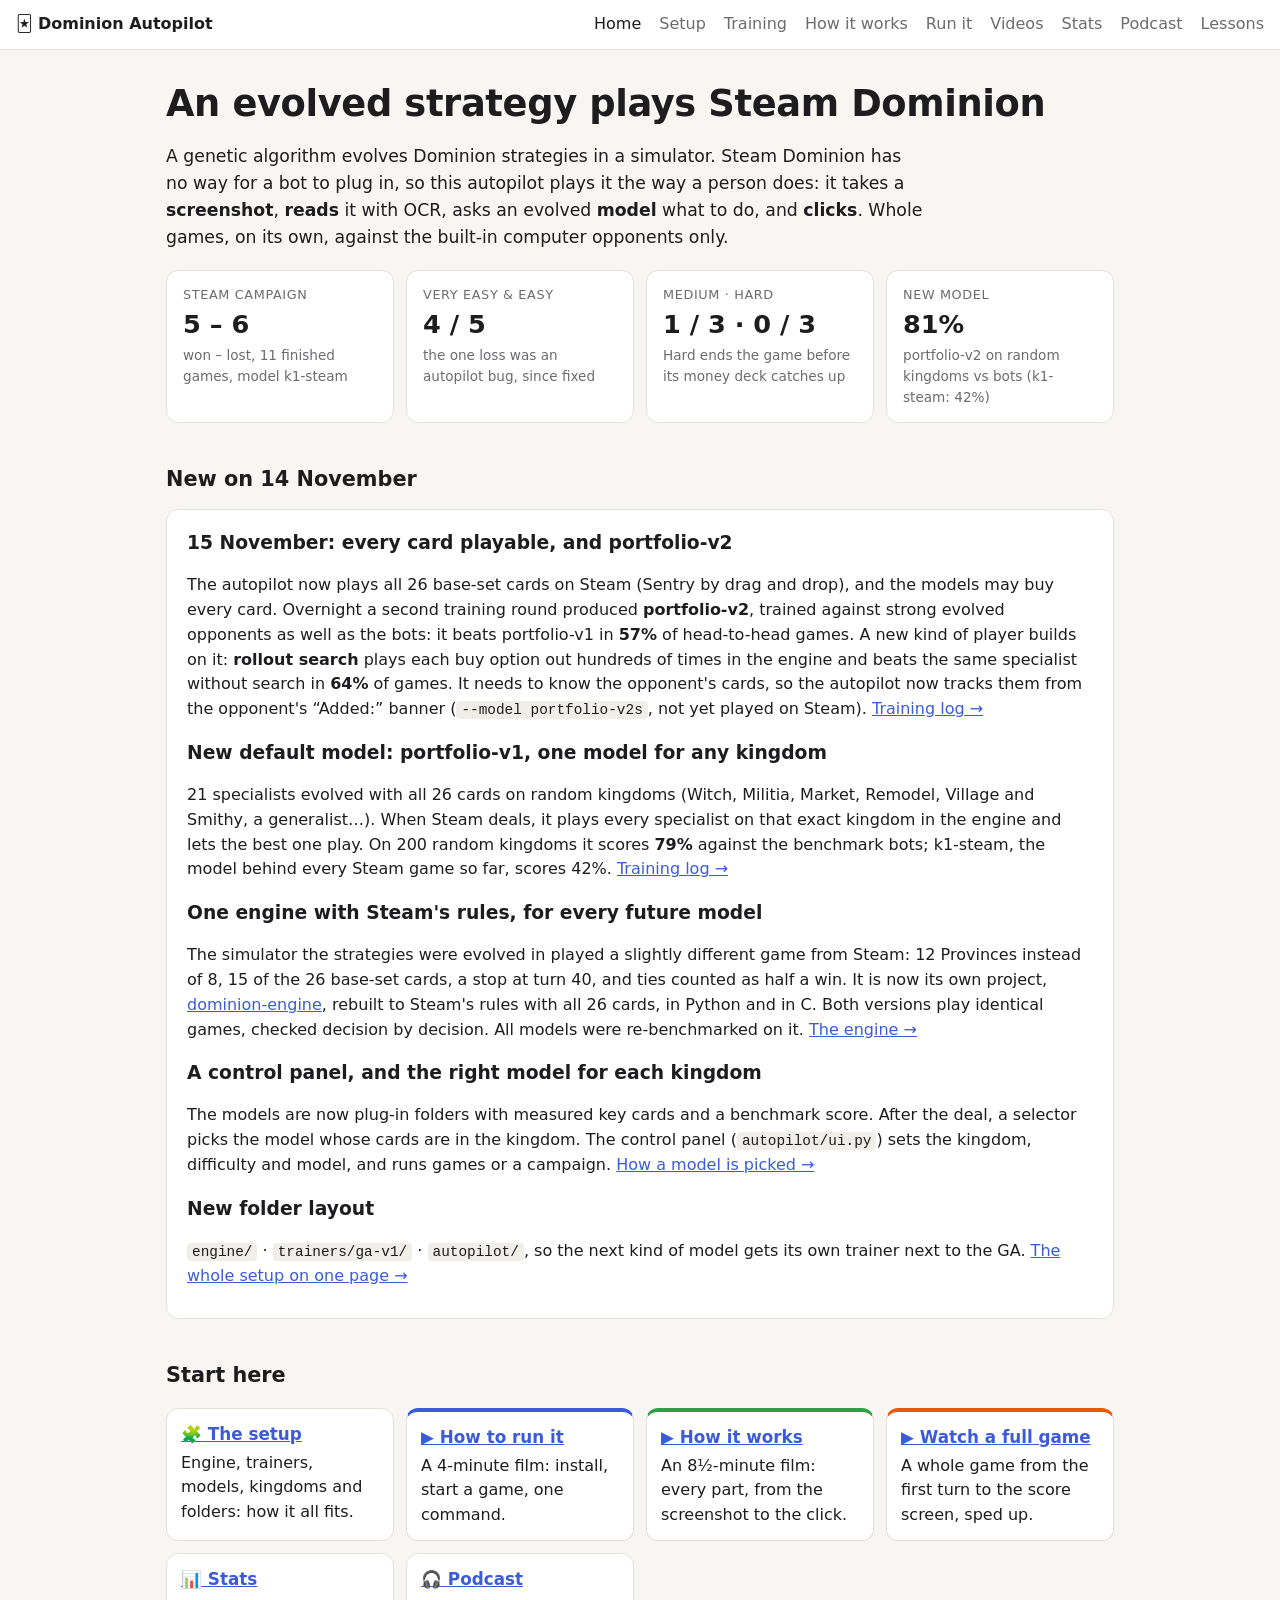
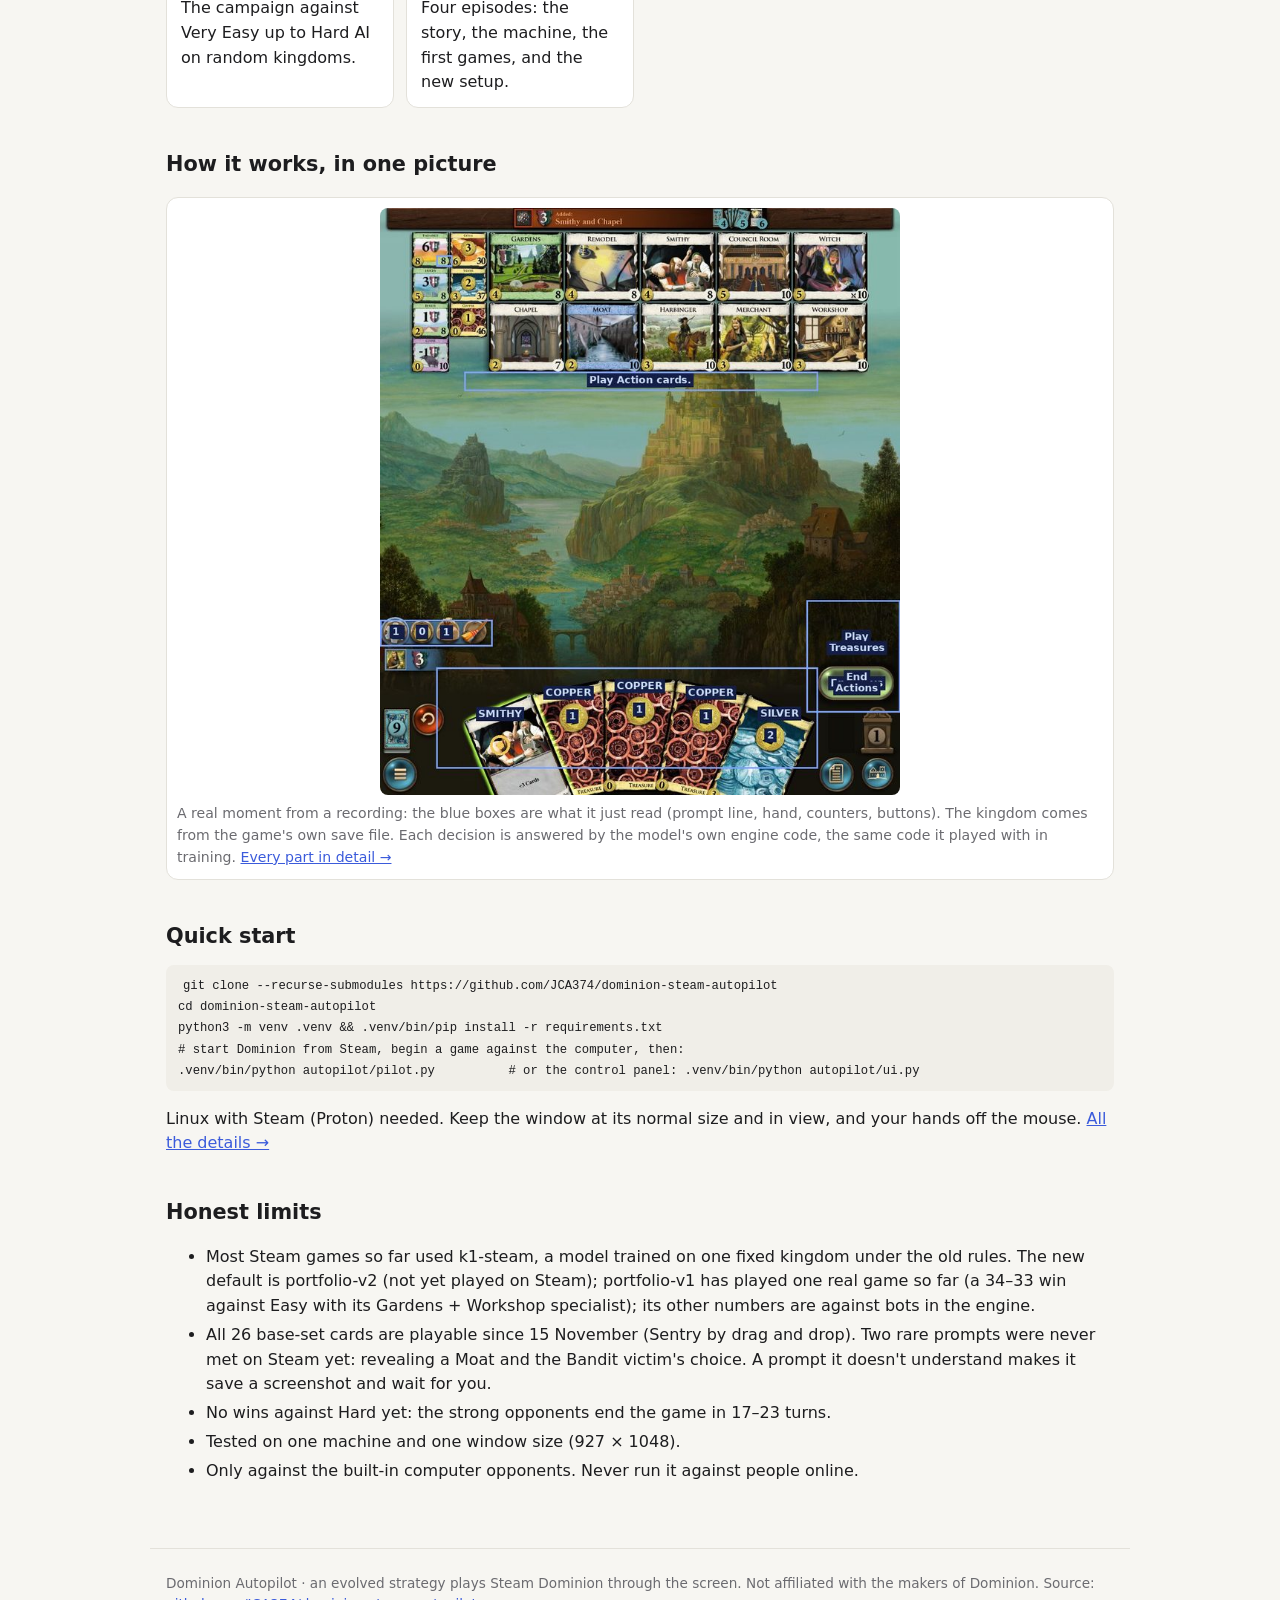
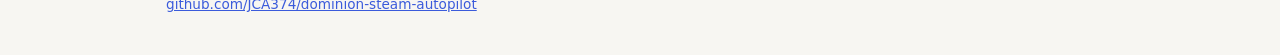
<file: docs/index.html>
<!doctype html>
<html lang="en">
<head>
<meta charset="utf-8">
<meta name="viewport" content="width=device-width, initial-scale=1">
<title>Dominion Autopilot</title>
<meta name="description" content="An evolved Dominion strategy plays the Steam version of Dominion on its own, through screenshots, OCR and mouse clicks.">
<link rel="stylesheet" href="style.css">
<link rel="stylesheet" href="site.css">
</head>
<body>
<nav class="top"><a class="brand" href="index.html">🃏 Dominion Autopilot</a><a class="on" href="index.html">Home</a><a href="setup.html">Setup</a><a href="training.html">Training</a><a href="how.html">How it works</a><a href="run.html">Run it</a><a href="videos.html">Videos</a><a href="stats.html">Stats</a><a href="podcast/index.html">Podcast</a><a href="lessons.html">Lessons</a></nav>
<main>
<h1>An evolved strategy plays Steam Dominion</h1>
<p class="lede">A genetic algorithm evolves Dominion strategies in a simulator. Steam Dominion has no way for a bot to plug
in, so this autopilot plays it the way a person does: it takes a <b>screenshot</b>, <b>reads</b> it with OCR, asks an
evolved <b>model</b> what to do, and <b>clicks</b>. Whole games, on its own, against the built-in computer opponents only.</p>

<div class="cards">
<div class="card"><div class="k">Steam campaign</div><div class="v">5 – 6</div><div class="s">won – lost, 11 finished games, model k1-steam</div></div>
<div class="card"><div class="k">Very Easy &amp; Easy</div><div class="v">4 / 5</div><div class="s">the one loss was an autopilot bug, since fixed</div></div>
<div class="card"><div class="k">Medium · Hard</div><div class="v">1 / 3 · 0 / 3</div><div class="s">Hard ends the game before its money deck catches up</div></div>
<div class="card"><div class="k">New model</div><div class="v">81%</div><div class="s">portfolio-v2 on random kingdoms vs bots (k1-steam: 42%)</div></div>
</div>

<h2>New on 14 November</h2>
<div class="box">
<h3>15 November: every card playable, and portfolio-v2</h3>
<p>The autopilot now plays all 26 base-set cards on Steam (Sentry by drag and drop), and the models may buy every card.
Overnight a second training round produced <b>portfolio-v2</b>, trained against strong evolved opponents as well as
the bots: it beats portfolio-v1 in <b>57%</b> of head-to-head games. A new kind of player builds on it: <b>rollout
search</b> plays each buy option out hundreds of times in the engine and beats the same specialist without search in
<b>64%</b> of games. It needs to know the opponent's cards, so the autopilot now tracks them from the opponent's
“Added:” banner (<code>--model portfolio-v2s</code>, not yet played on Steam). <a href="training.html">Training log →</a></p>
<h3>New default model: portfolio-v1, one model for any kingdom</h3>
<p>21 specialists evolved with all 26 cards on random kingdoms (Witch, Militia, Market, Remodel, Village and Smithy, a
generalist…). When Steam deals, it plays every specialist on that exact kingdom in the engine and lets the best one play.
On 200 random kingdoms it scores <b>79%</b> against the benchmark bots; k1-steam, the model behind every Steam game so
far, scores 42%. <a href="training.html">Training log →</a></p>
<h3>One engine with Steam's rules, for every future model</h3>
<p>The simulator the strategies were evolved in played a slightly different game from Steam: 12 Provinces instead of 8,
15 of the 26 base-set cards, a stop at turn 40, and ties counted as half a win. It is now its own project,
<a href="https://github.com/JCA374/dominion-engine">dominion-engine</a>, rebuilt to Steam's rules with all 26 cards, in
Python and in C. Both versions play identical games, checked decision by decision. All models were re-benchmarked on it.
<a href="setup.html#engine">The engine →</a></p>
<h3>A control panel, and the right model for each kingdom</h3>
<p>The models are now plug-in folders with measured key cards and a benchmark score. After the deal, a selector picks
the model whose cards are in the kingdom. The control panel (<code>autopilot/ui.py</code>) sets the kingdom, difficulty
and model, and runs games or a campaign. <a href="setup.html#selector">How a model is picked →</a></p>
<h3>New folder layout</h3>
<p><code>engine/</code> · <code>trainers/ga-v1/</code> · <code>autopilot/</code>, so the next kind of model gets its own
trainer next to the GA. <a href="setup.html">The whole setup on one page →</a></p>
</div>

<h2>Start here</h2>
<div class="flow">
<div class="step"><b><a href="setup.html">🧩 The setup</a></b>Engine, trainers, models, kingdoms and folders: how it all fits.</div>
<div class="step eyes"><b><a href="videos.html#run">▶ How to run it</a></b>A 4-minute film: install, start a game, one command.</div>
<div class="step brain"><b><a href="videos.html#works">▶ How it works</a></b>An 8½-minute film: every part, from the screenshot to the click.</div>
<div class="step hands"><b><a href="videos.html#game">▶ Watch a full game</a></b>A whole game from the first turn to the score screen, sped up.</div>
<div class="step"><b><a href="stats.html">📊 Stats</a></b>The campaign against Very Easy up to Hard AI on random kingdoms.</div>
<div class="step"><b><a href="podcast/index.html">🎧 Podcast</a></b>Four episodes: the story, the machine, the first games, and the new setup.</div>
</div>

<h2>How it works, in one picture</h2>
<figure class="shot"><img src="img/ocr.jpg" alt="Game window with blue boxes around the regions the autopilot reads" style="max-width:520px;margin:0 auto">
<figcaption>A real moment from a recording: the blue boxes are what it just read (prompt line, hand, counters, buttons).
The kingdom comes from the game's own save file. Each decision is answered by the model's own engine code, the same code
it played with in training. <a href="how.html">Every part in detail →</a></figcaption></figure>

<h2>Quick start</h2>
<pre><code>git clone --recurse-submodules https://github.com/JCA374/dominion-steam-autopilot
cd dominion-steam-autopilot
python3 -m venv .venv &amp;&amp; .venv/bin/pip install -r requirements.txt
# start Dominion from Steam, begin a game against the computer, then:
.venv/bin/python autopilot/pilot.py          # or the control panel: .venv/bin/python autopilot/ui.py</code></pre>
<p>Linux with Steam (Proton) needed. Keep the window at its normal size and in view, and your hands off the mouse.
<a href="run.html">All the details →</a></p>

<h2>Honest limits</h2>
<ul>
<li>Most Steam games so far used k1-steam, a model trained on one fixed kingdom under the old rules. The new default is
portfolio-v2 (not yet played on Steam); portfolio-v1 has played one real game so far (a 34–33 win against Easy with its Gardens + Workshop specialist); its
other numbers are against bots in the engine.</li>
<li>All 26 base-set cards are playable since 15 November (Sentry by drag and drop). Two rare prompts were never met on
Steam yet: revealing a Moat and the Bandit victim's choice. A prompt it doesn't understand makes it save a screenshot
and wait for you.</li>
<li>No wins against Hard yet: the strong opponents end the game in 17–23 turns.</li>
<li>Tested on one machine and one window size (927 × 1048).</li>
<li>Only against the built-in computer opponents. Never run it against people online.</li>
</ul>
</main>
<footer>Dominion Autopilot · an evolved strategy plays Steam Dominion through the screen. Not affiliated with the makers of Dominion. Source: <a href="https://github.com/JCA374/dominion-steam-autopilot">github.com/JCA374/dominion-steam-autopilot</a></footer>
</body></html>
</file>
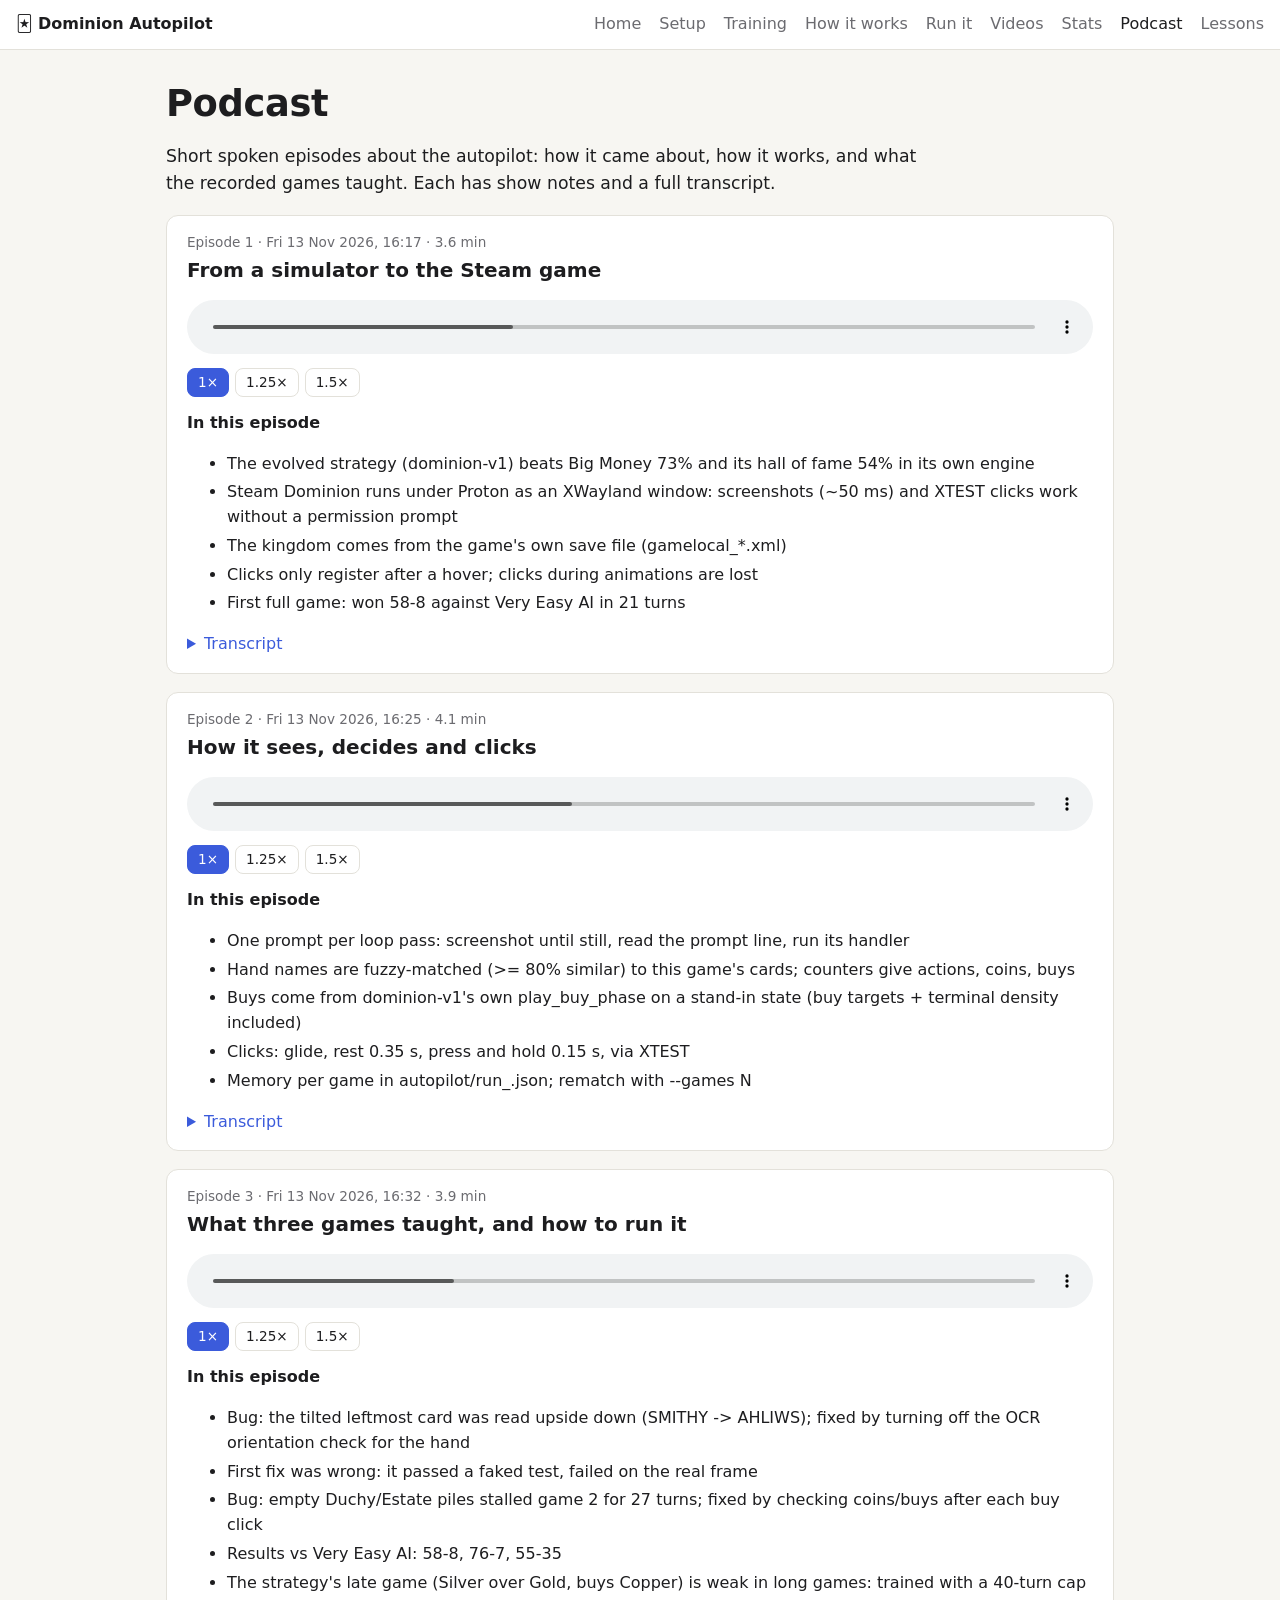
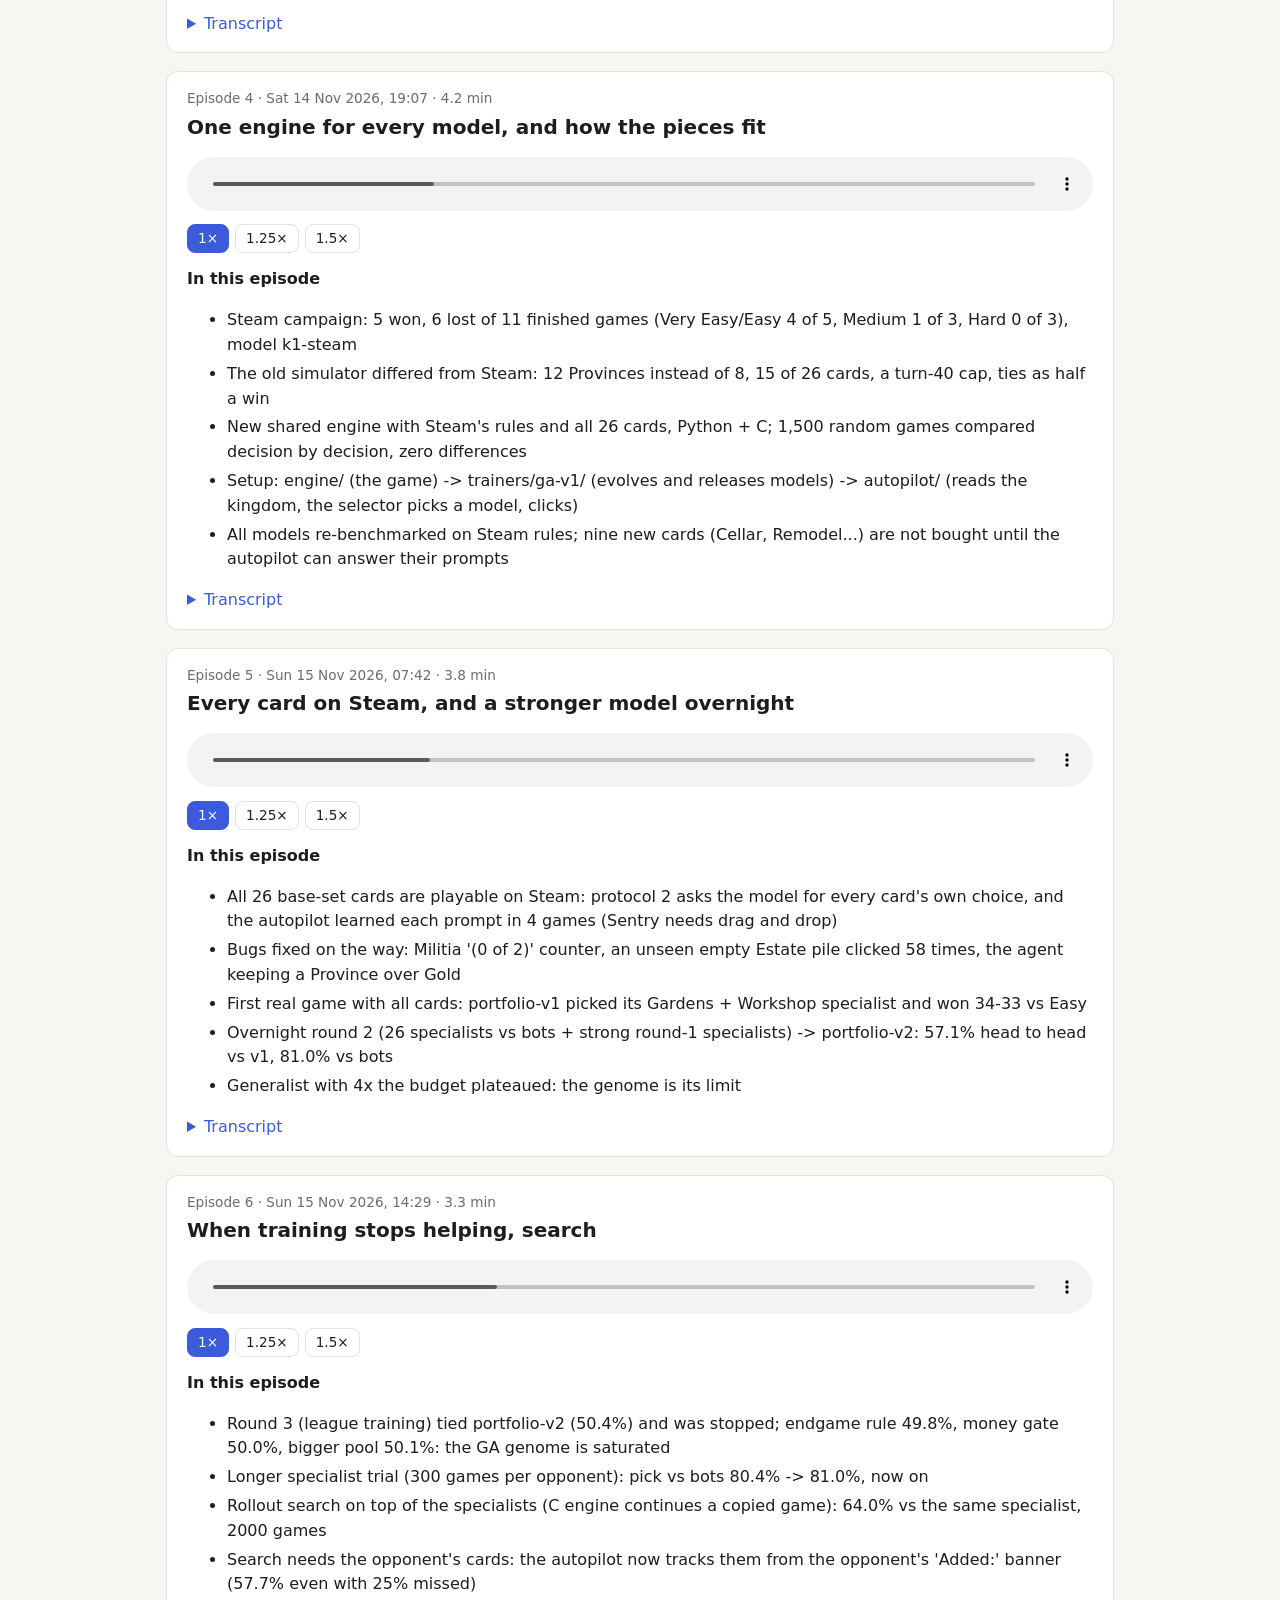
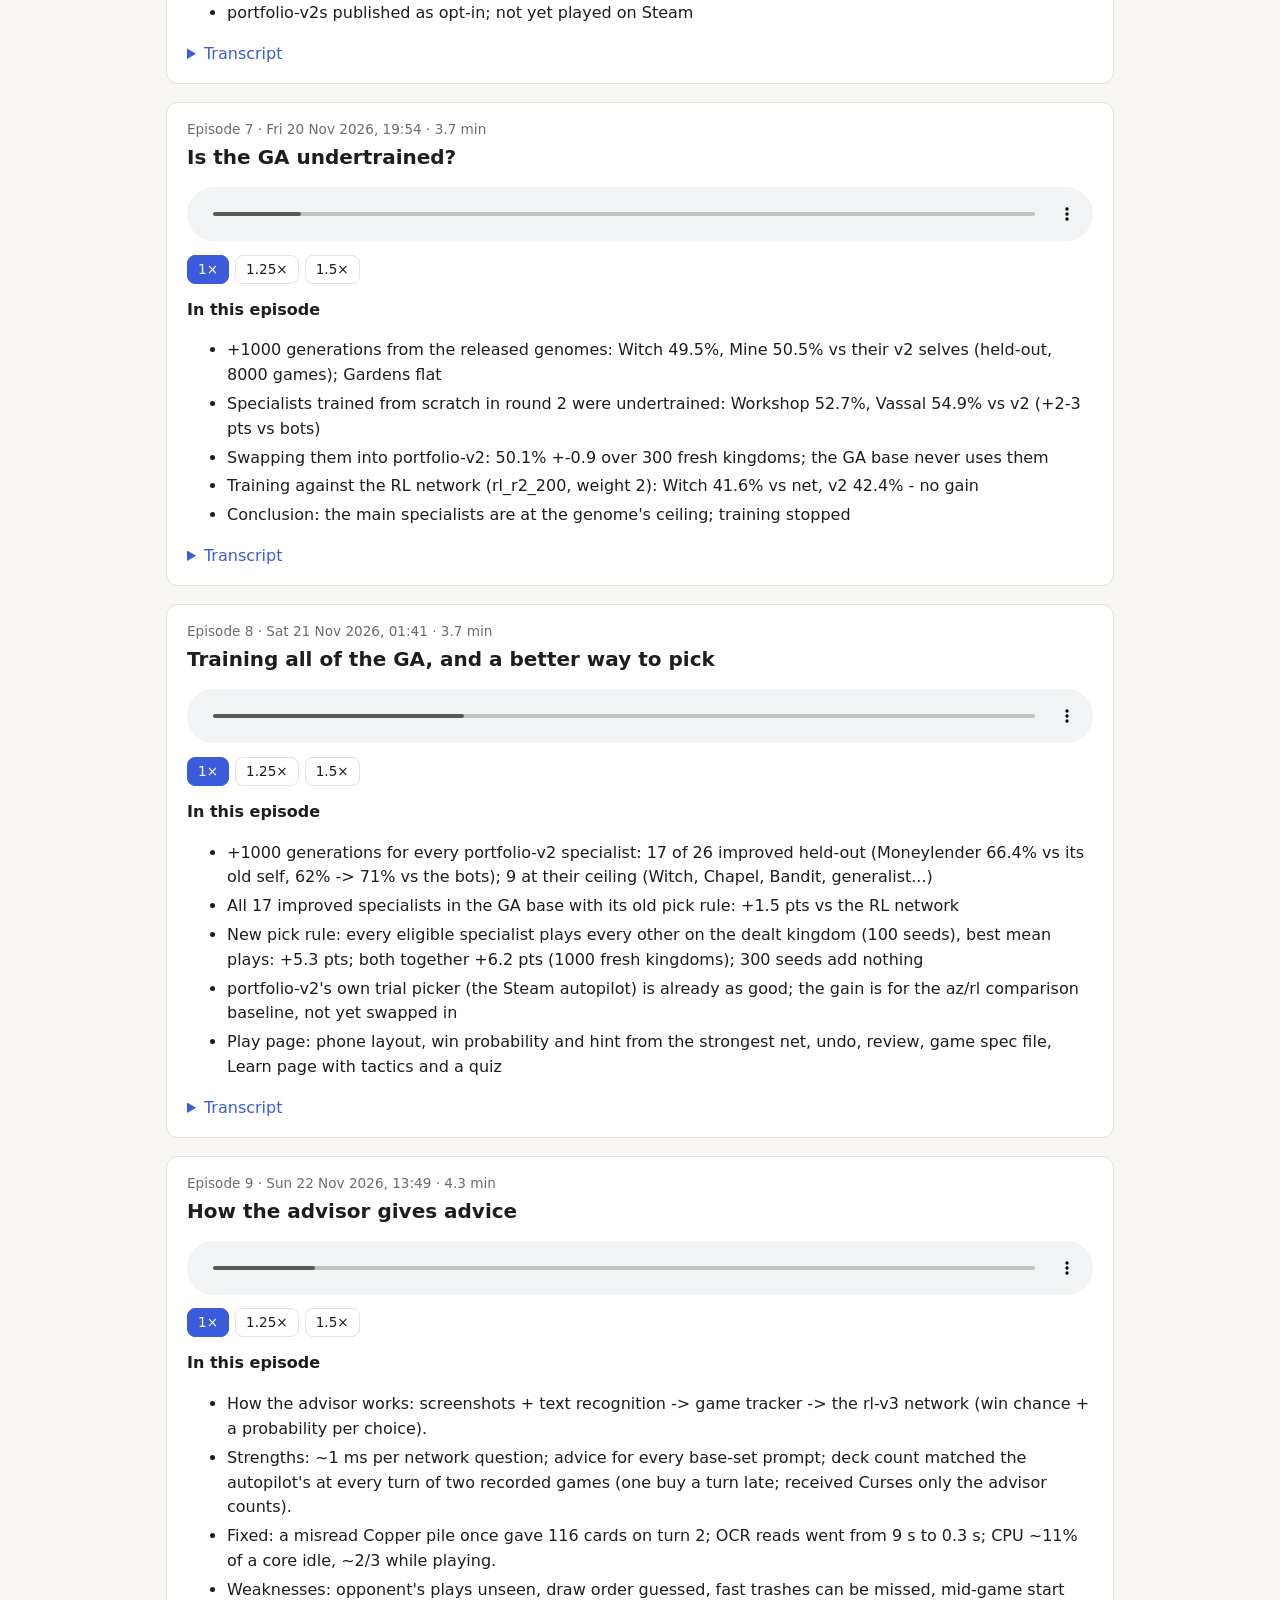
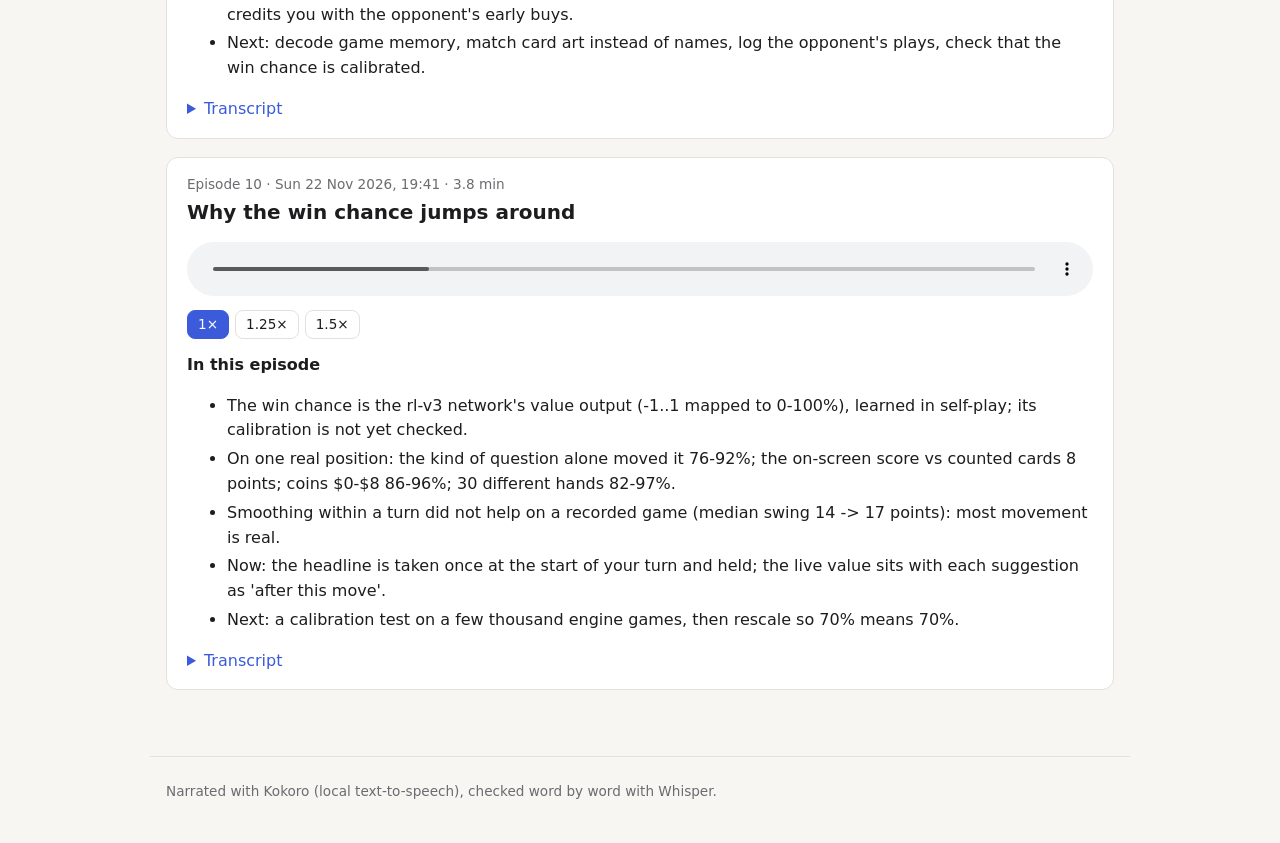
<file: docs/podcast/index.html>
<!doctype html>
<html lang="en">
<head>
<meta charset="utf-8">
<meta name="viewport" content="width=device-width, initial-scale=1">
<title>Dominion Autopilot: Podcast</title>
<link rel="stylesheet" href="../style.css">
<link rel="stylesheet" href="../site.css">
<style>
  .ep { background: var(--panel); border: 1px solid var(--line); border-radius: 12px; padding: 16px 20px; margin: 18px 0; }
  .ep h2 { margin: 2px 0 2px; font-size: 1.25rem; }
  .ep .meta { color: var(--muted); font-size: .85rem; }
  .ep audio { width: 100%; margin: 12px 0 6px; }
  .speeds { display: flex; gap: 6px; flex-wrap: wrap; }
  .speeds button { border: 1px solid var(--line); background: var(--panel); color: var(--ink); border-radius: 8px; padding: 3px 10px; cursor: pointer; font: inherit; font-size: .85rem; }
  .speeds button.on { background: var(--accent); color: var(--panel); border-color: var(--accent); }
  details { margin-top: 10px; } summary { cursor: pointer; color: var(--accent); }
  .transcript p { margin: 0 0 12px; }
</style>
</head>
<body>
<nav class="top"><a class="brand" href="../index.html">🃏 Dominion Autopilot</a><a href="../index.html">Home</a><a href="../setup.html">Setup</a><a href="../training.html">Training</a><a href="../how.html">How it works</a><a href="../run.html">Run it</a><a href="../videos.html">Videos</a><a href="../stats.html">Stats</a><a class="on" href="../podcast/index.html">Podcast</a><a href="../lessons.html">Lessons</a></nav>
<main>
<h1>Podcast</h1>
<p class="lede">Short spoken episodes about the autopilot: how it came about, how it works, and what the recorded games
taught. Each has show notes and a full transcript.</p>
<div id="eps"><p class="muted">Loading…</p></div>
</main>
<footer>Narrated with Kokoro (local text-to-speech), checked word by word with Whisper.</footer>
<script>
fetch("../data/podcast.json", { cache: "no-store" }).then(r => r.json()).then(d => {
  const eps = [...d.episodes].sort((a, b) => a.n - b.n);
  document.getElementById("eps").innerHTML = eps.length ? eps.map(e => `
    <div class="ep"><div class="meta">Episode ${e.n} · ${e.date} · ${e.minutes} min</div><h2>${e.title.replace(/^Episode \d+:\s*/, "")}</h2>
      <audio controls preload="metadata" src="${e.mp3}"></audio>
      <div class="speeds">${[1, 1.25, 1.5].map(s => `<button class="${s === 1 ? "on" : ""}" data-s="${s}">${s}×</button>`).join("")}</div>
      ${e.notes.length ? `<h3 style="font-size:1rem;margin:14px 0 4px">In this episode</h3><ul>${e.notes.map(n => `<li>${n}</li>`).join("")}</ul>` : ""}
      <details><summary>Transcript</summary><div class="transcript">${e.transcript.map(p => `<p>${p}</p>`).join("")}</div></details>
    </div>`).join("") : "<p>No episodes yet.</p>";
  document.querySelectorAll(".ep").forEach(ep => ep.querySelectorAll(".speeds button").forEach(b => b.onclick = () => {
    ep.querySelector("audio").playbackRate = +b.dataset.s;
    ep.querySelectorAll(".speeds button").forEach(x => x.classList.toggle("on", x === b));
  }));
}).catch(() => { document.getElementById("eps").innerHTML = "<p>No episodes yet.</p>"; });
</script>
</body>
</html>
</file>
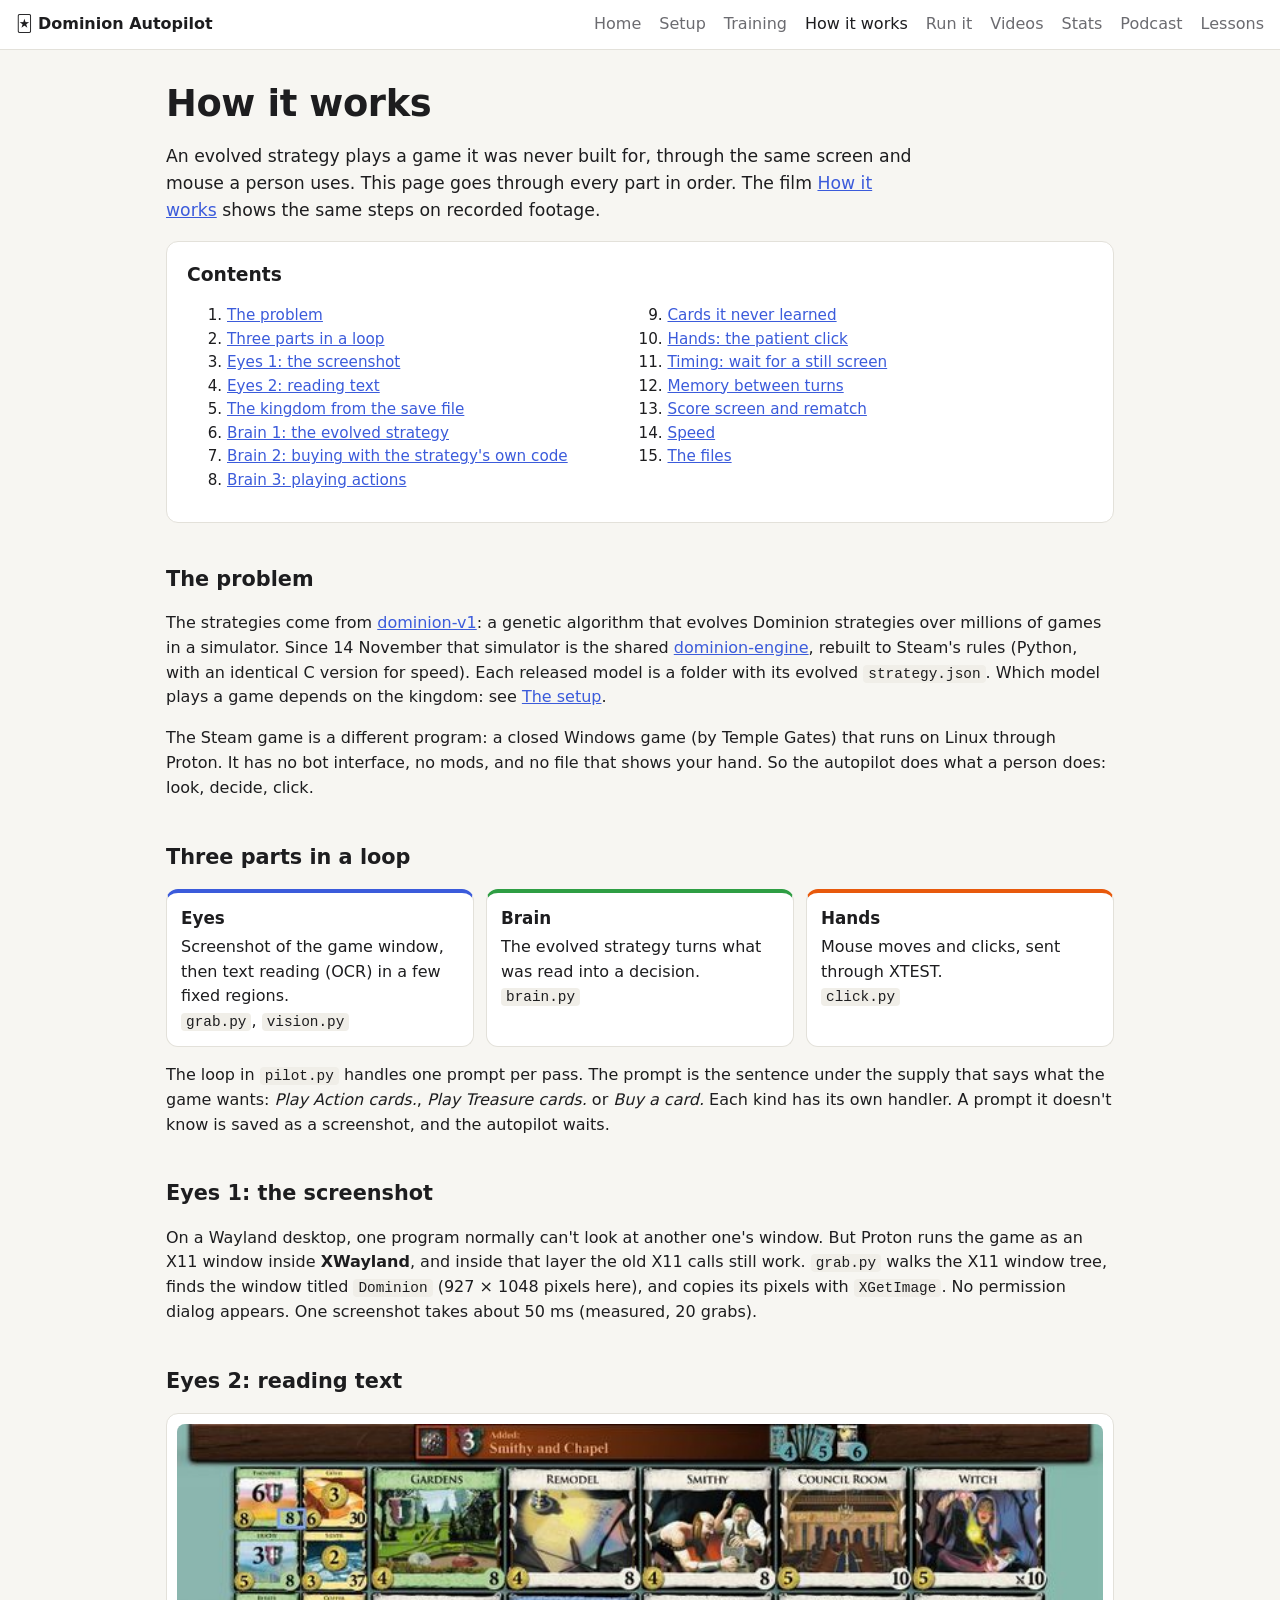
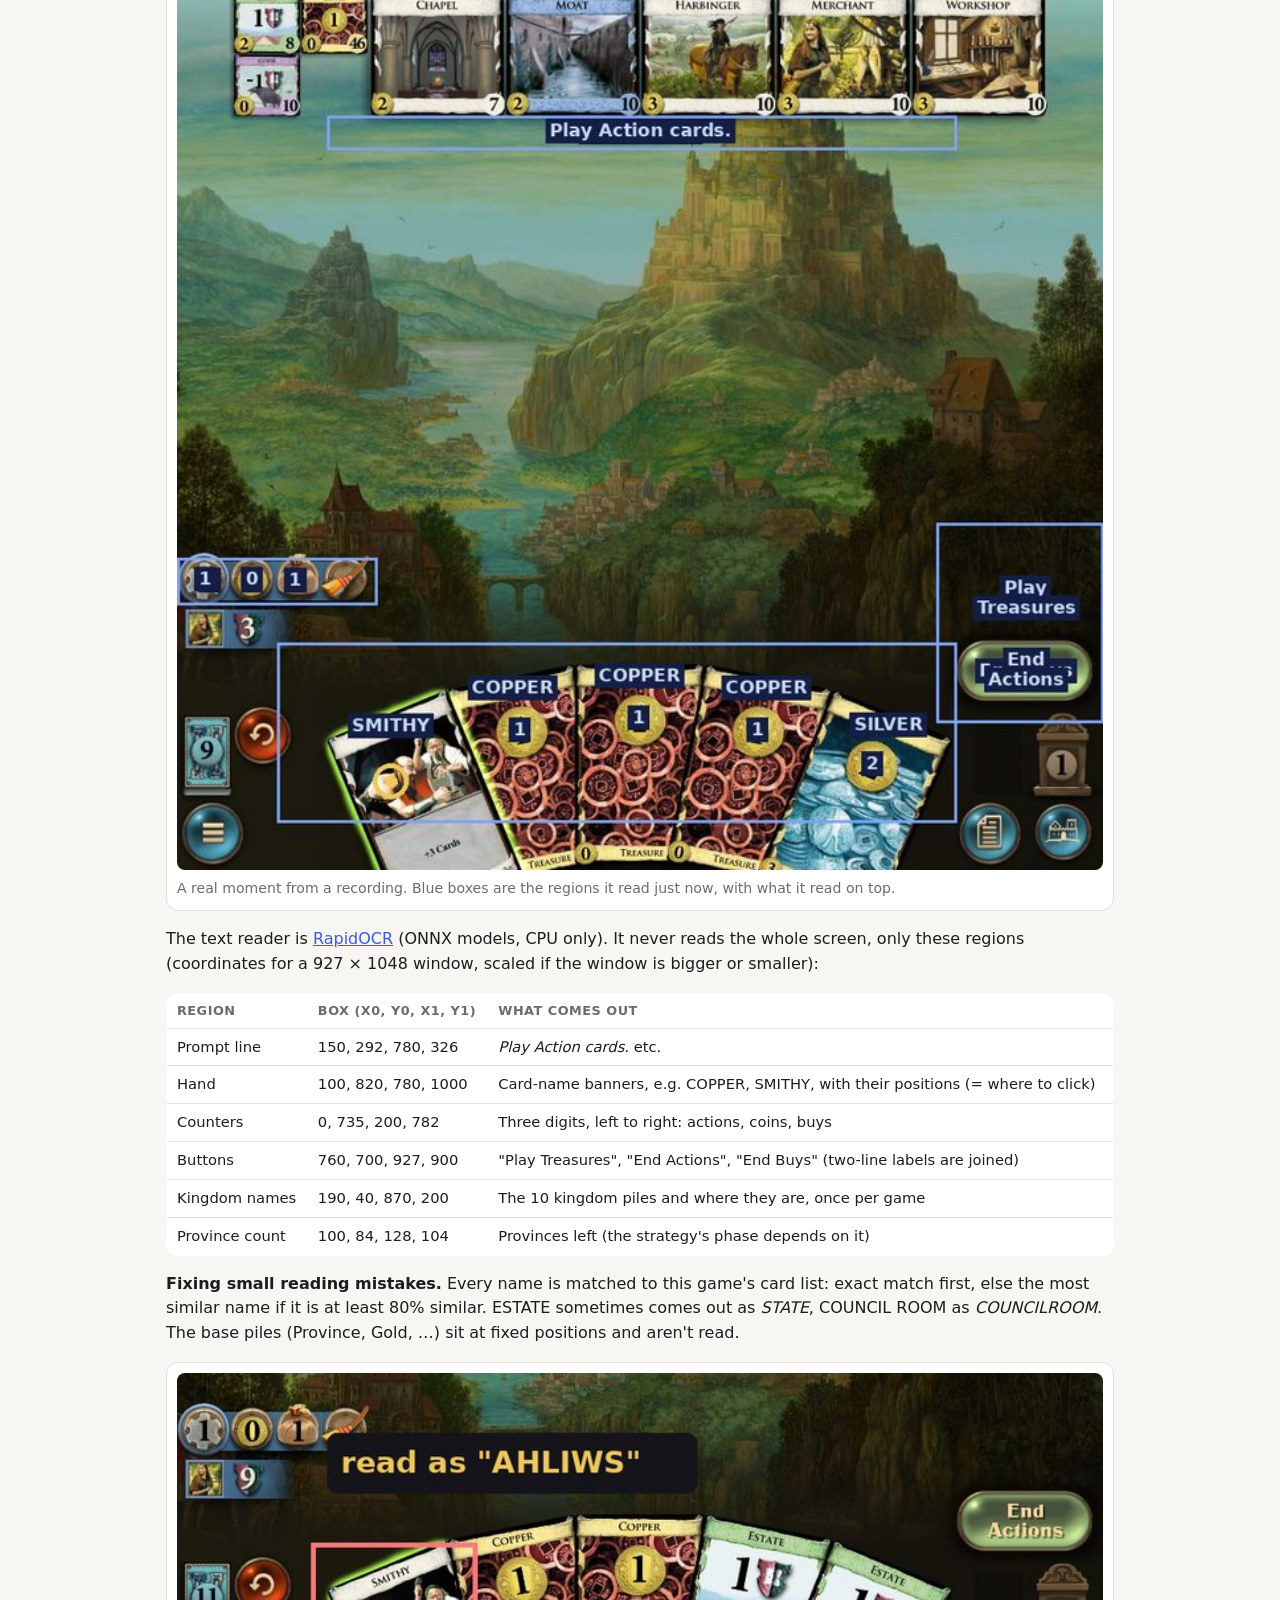
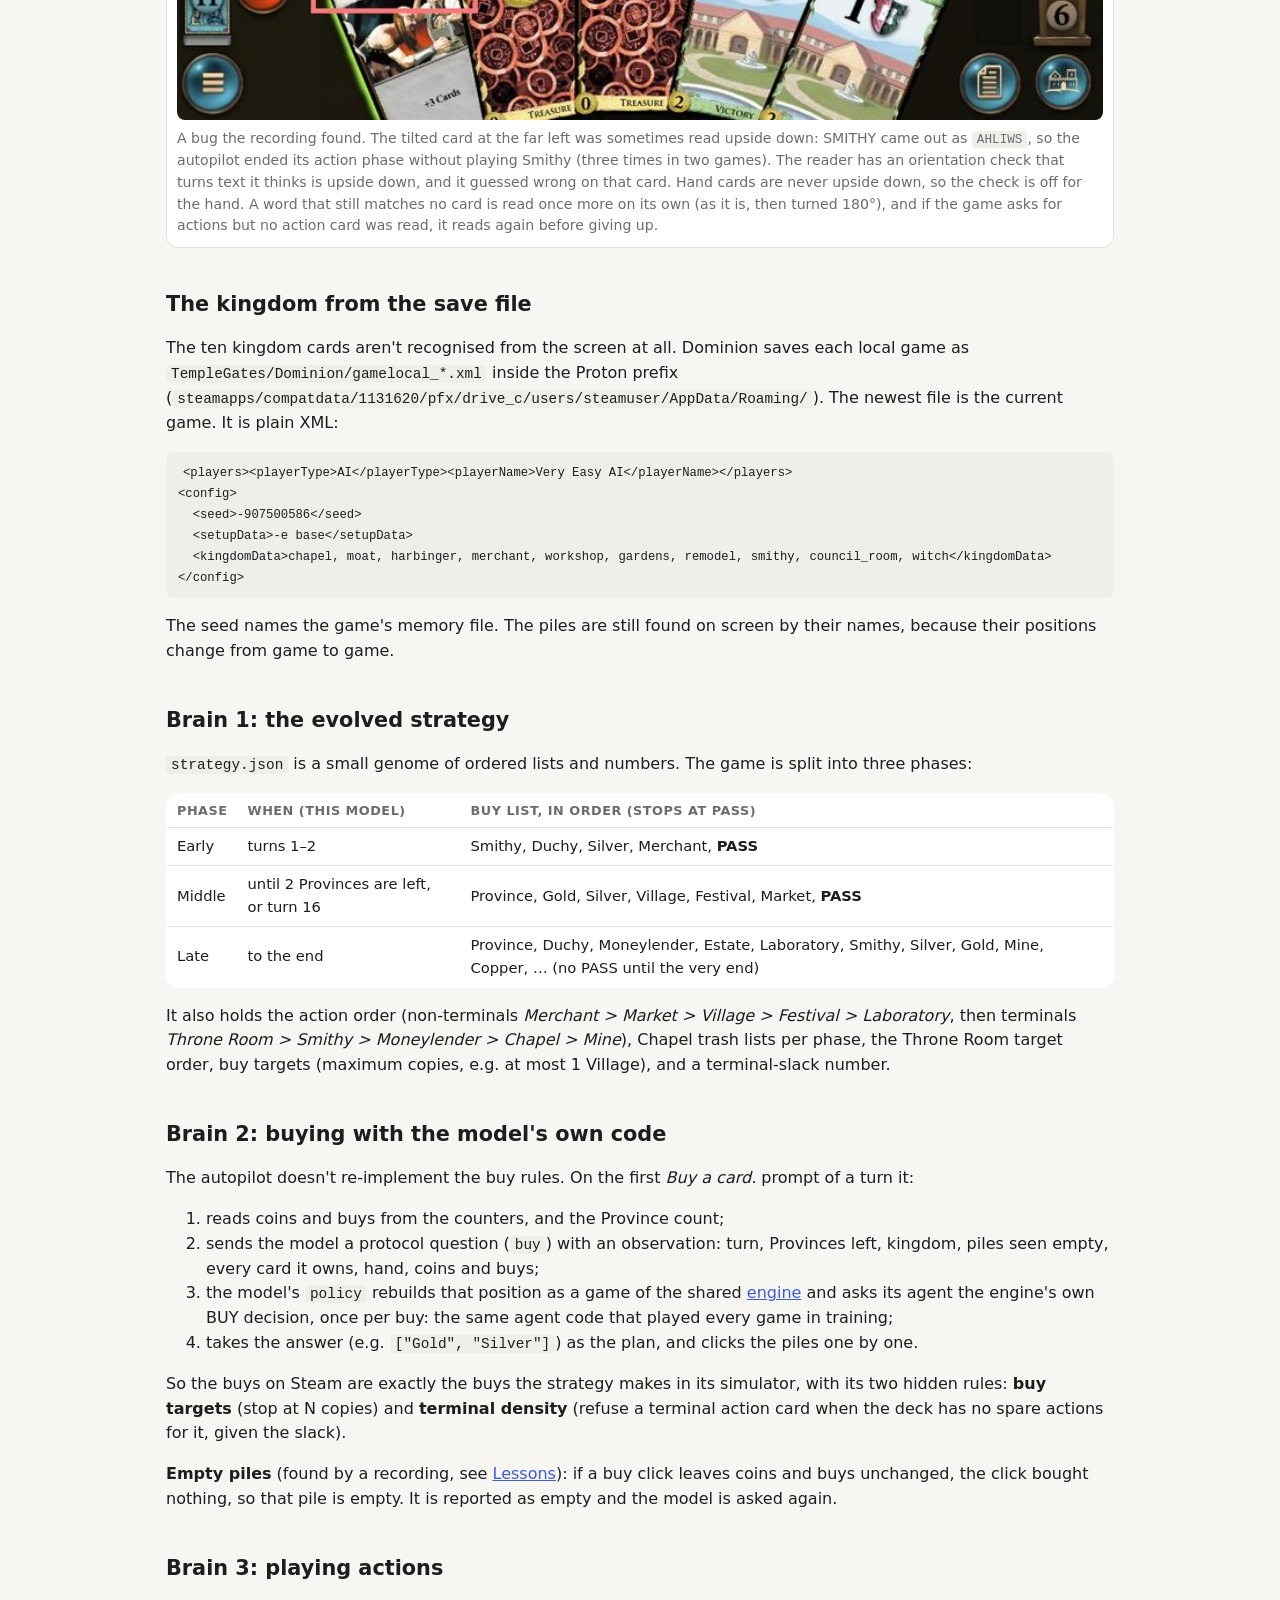
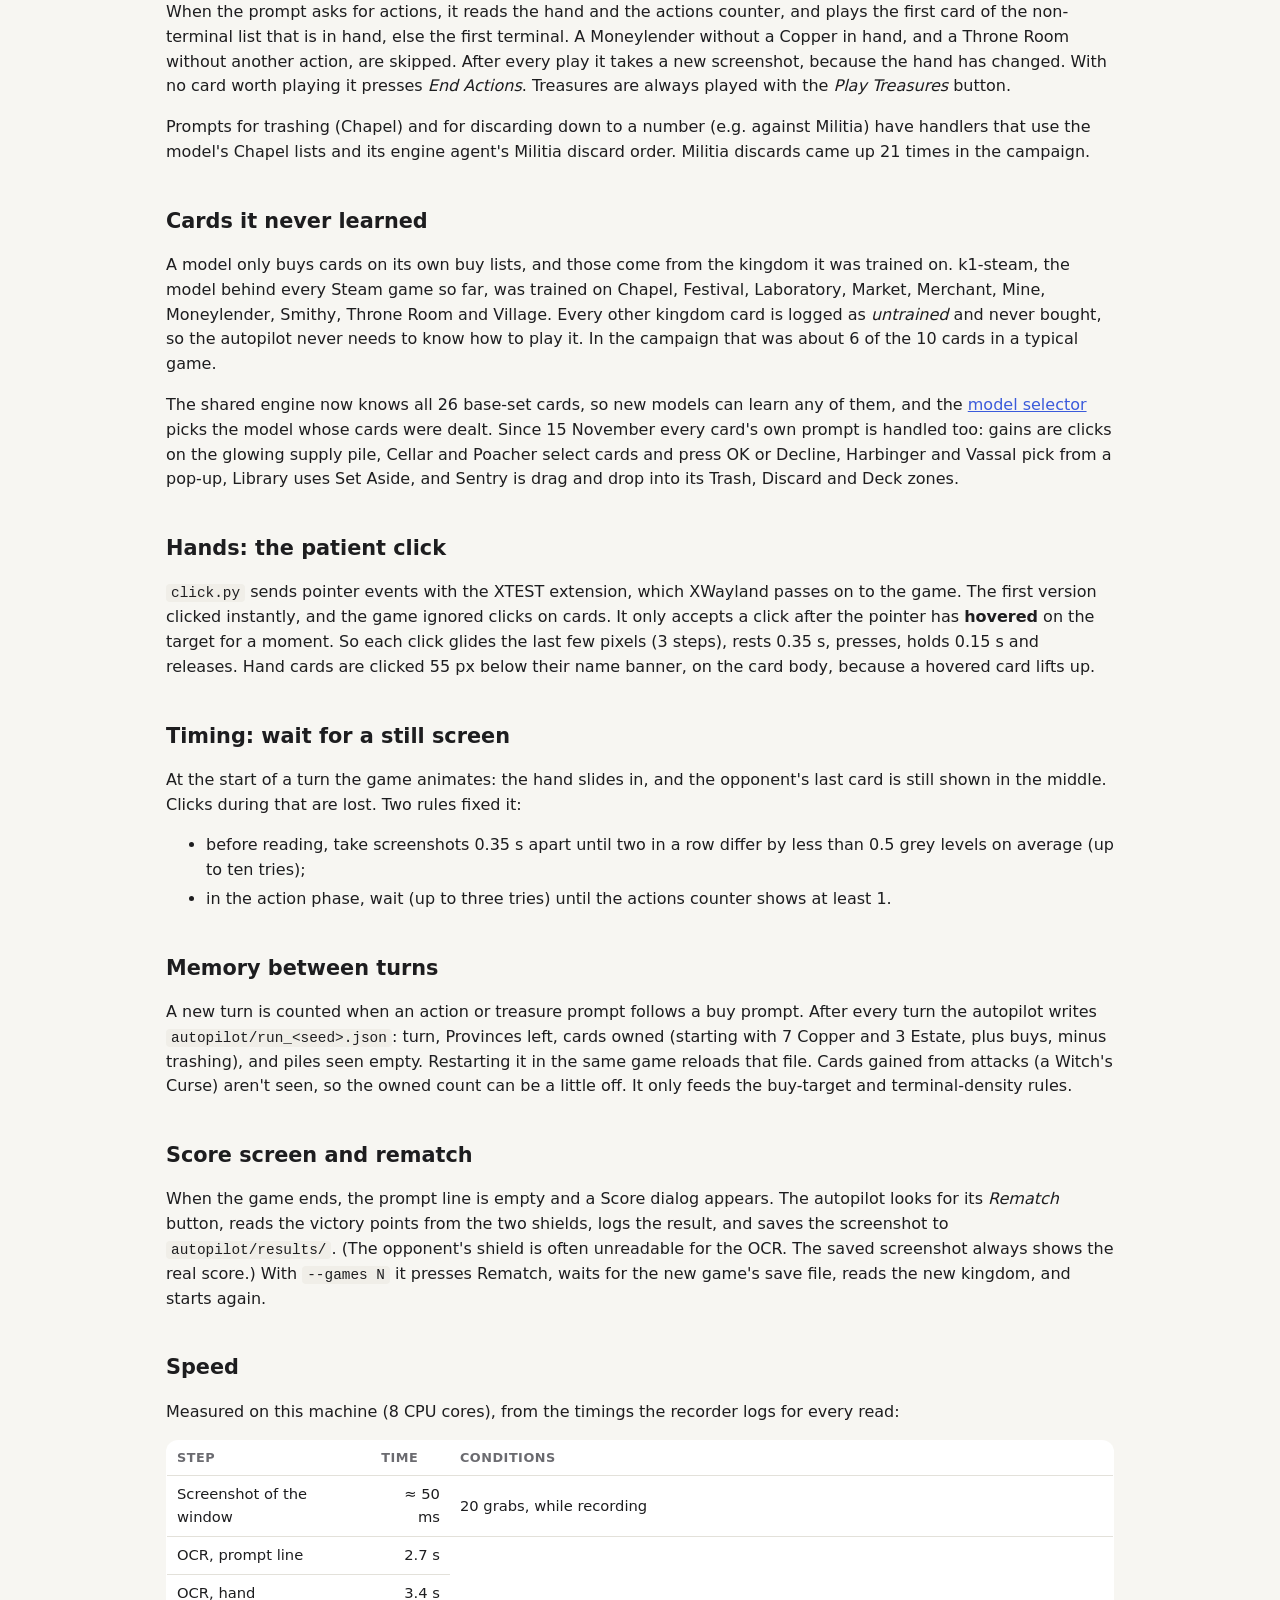
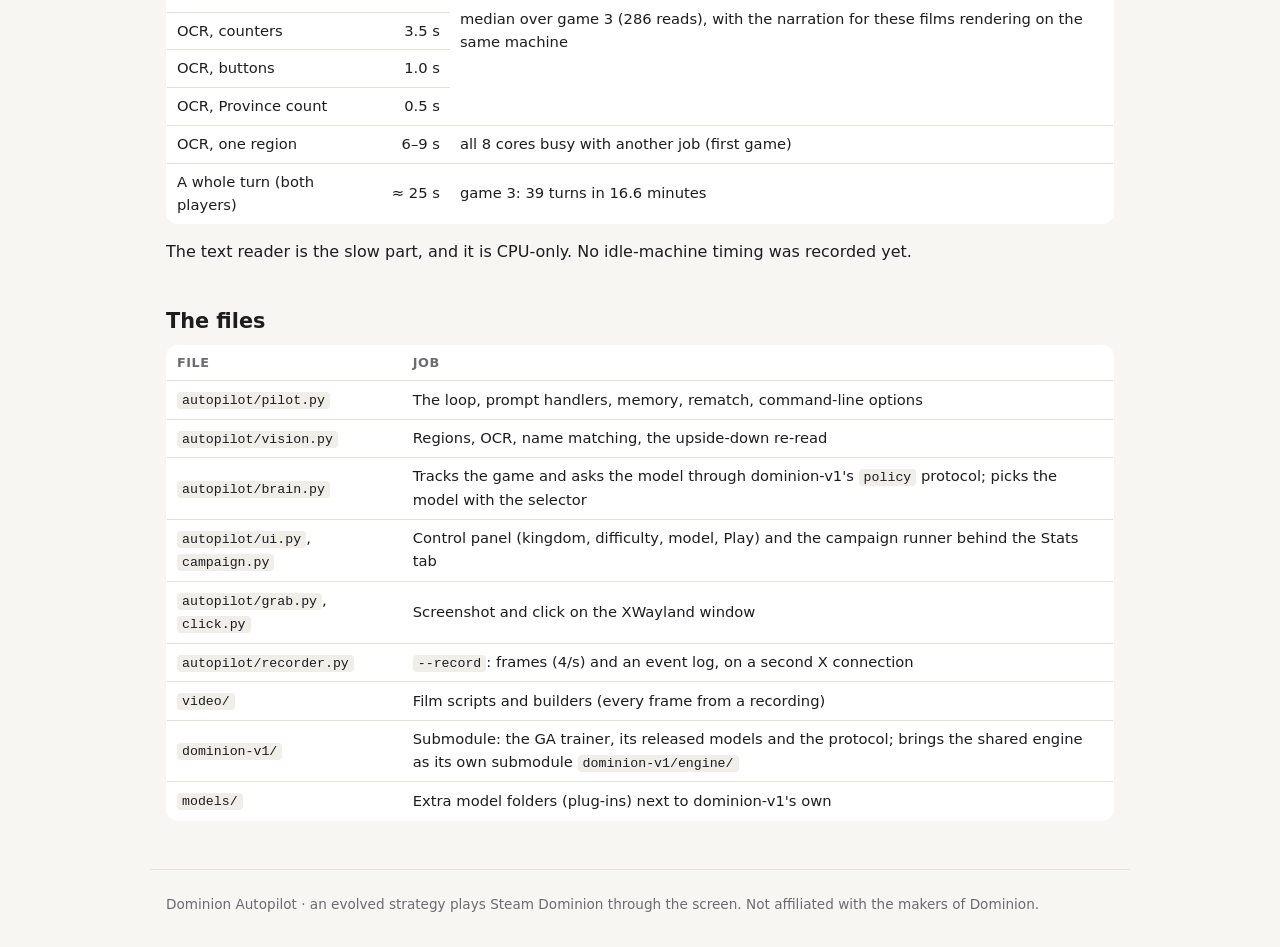
<file: docs/how.html>
<!doctype html>
<html lang="en">
<head>
<meta charset="utf-8">
<meta name="viewport" content="width=device-width, initial-scale=1">
<title>Dominion Autopilot: How it works</title>
<link rel="stylesheet" href="style.css">
<link rel="stylesheet" href="site.css">
</head>
<body>
<nav class="top"><a class="brand" href="index.html">🃏 Dominion Autopilot</a><a href="index.html">Home</a><a href="setup.html">Setup</a><a href="training.html">Training</a><a class="on" href="how.html">How it works</a><a href="run.html">Run it</a><a href="videos.html">Videos</a><a href="stats.html">Stats</a><a href="podcast/index.html">Podcast</a><a href="lessons.html">Lessons</a></nav>
<main>
<h1>How it works</h1>
<p class="lede">An evolved strategy plays a game it was never built for, through the same screen and mouse a person uses.
This page goes through every part in order. The film <a href="videos.html#works">How it works</a> shows the same
steps on recorded footage.</p>

<div class="box"><h3>Contents</h3><ol class="toc">
<li><a href="#problem">The problem</a></li><li><a href="#loop">Three parts in a loop</a></li>
<li><a href="#screenshot">Eyes 1: the screenshot</a></li><li><a href="#ocr">Eyes 2: reading text</a></li>
<li><a href="#kingdom">The kingdom from the save file</a></li><li><a href="#strategy">Brain 1: the evolved strategy</a></li>
<li><a href="#buy">Brain 2: buying with the strategy's own code</a></li><li><a href="#actions">Brain 3: playing actions</a></li>
<li><a href="#unknown">Cards it never learned</a></li><li><a href="#click">Hands: the patient click</a></li>
<li><a href="#timing">Timing: wait for a still screen</a></li><li><a href="#memory">Memory between turns</a></li>
<li><a href="#end">Score screen and rematch</a></li><li><a href="#speed">Speed</a></li><li><a href="#files">The files</a></li>
</ol></div>

<h2 id="problem">The problem</h2>
<p>The strategies come from <a href="https://github.com/JCA374/dominion-v1">dominion-v1</a>: a genetic algorithm that
evolves Dominion strategies over millions of games in a simulator. Since 14 November that simulator is the shared
<a href="https://github.com/JCA374/dominion-engine">dominion-engine</a>, rebuilt to Steam's rules (Python, with an identical C
version for speed). Each released model is a folder with its evolved <code>strategy.json</code>. Which model plays a game
depends on the kingdom: see <a href="setup.html">The setup</a>.</p>
<p>The Steam game is a different program: a closed Windows game (by Temple Gates) that runs on Linux through Proton. It has no
bot interface, no mods, and no file that shows your hand. So the autopilot does what a person does: look, decide, click.</p>

<h2 id="loop">Three parts in a loop</h2>
<div class="flow">
<div class="step eyes"><b>Eyes</b>Screenshot of the game window, then text reading (OCR) in a few fixed regions.
<br><code>grab.py</code>, <code>vision.py</code></div>
<div class="step brain"><b>Brain</b>The evolved strategy turns what was read into a decision.<br><code>brain.py</code></div>
<div class="step hands"><b>Hands</b>Mouse moves and clicks, sent through XTEST.<br><code>click.py</code></div>
</div>
<p>The loop in <code>pilot.py</code> handles one prompt per pass. The prompt is the sentence under the supply that says
what the game wants: <i>Play Action cards.</i>, <i>Play Treasure cards.</i> or <i>Buy a card.</i> Each kind has its own
handler. A prompt it doesn't know is saved as a screenshot, and the autopilot waits.</p>

<h2 id="screenshot">Eyes 1: the screenshot</h2>
<p>On a Wayland desktop, one program normally can't look at another one's window. But Proton runs the game as an X11 window
inside <b>XWayland</b>, and inside that layer the old X11 calls still work. <code>grab.py</code> walks the X11 window tree,
finds the window titled <code>Dominion</code> (927 × 1048 pixels here), and copies its pixels with <code>XGetImage</code>.
No permission dialog appears. One screenshot takes about 50 ms (measured, 20 grabs).</p>

<h2 id="ocr">Eyes 2: reading text</h2>
<figure class="shot"><img src="img/ocr.jpg" alt="Game window with blue boxes around the regions the autopilot reads">
<figcaption>A real moment from a recording. Blue boxes are the regions it read just now, with what it read on top.</figcaption></figure>
<p>The text reader is <a href="https://github.com/RapidAI/RapidOCR">RapidOCR</a> (ONNX models, CPU only). It never reads
the whole screen, only these regions (coordinates for a 927 × 1048 window, scaled if the window is bigger or smaller):</p>
<div class="tablewrap"><table class="t">
<tr><th>Region</th><th>Box (x0, y0, x1, y1)</th><th>What comes out</th></tr>
<tr><td>Prompt line</td><td>150, 292, 780, 326</td><td><i>Play Action cards.</i> etc.</td></tr>
<tr><td>Hand</td><td>100, 820, 780, 1000</td><td>Card-name banners, e.g. COPPER, SMITHY, with their positions (= where to click)</td></tr>
<tr><td>Counters</td><td>0, 735, 200, 782</td><td>Three digits, left to right: actions, coins, buys</td></tr>
<tr><td>Buttons</td><td>760, 700, 927, 900</td><td>"Play Treasures", "End Actions", "End Buys" (two-line labels are joined)</td></tr>
<tr><td>Kingdom names</td><td>190, 40, 870, 200</td><td>The 10 kingdom piles and where they are, once per game</td></tr>
<tr><td>Province count</td><td>100, 84, 128, 104</td><td>Provinces left (the strategy's phase depends on it)</td></tr>
</table></div>
<p><b>Fixing small reading mistakes.</b> Every name is matched to this game's card list: exact match first, else the
most similar name if it is at least 80% similar. ESTATE sometimes comes out as <i>STATE</i>, COUNCIL ROOM as
<i>COUNCILROOM</i>. The base piles (Province, Gold, …) sit at fixed positions and aren't read.</p>
<figure class="shot"><img src="img/flip.jpg" alt="The tilted Smithy card at the left of the hand, read upside down">
<figcaption>A bug the recording found. The tilted card at the far left was sometimes read upside down: SMITHY came out as
<code>AHLIWS</code>, so the autopilot ended its action phase without playing Smithy (three times in two games). The
reader has an orientation check that turns text it thinks is upside down, and it guessed wrong on that card. Hand cards
are never upside down, so the check is off for the hand. A word that still matches no card is read once more on its own
(as it is, then turned 180°), and if the game asks for actions but no action card was read, it reads again before
giving up.</figcaption></figure>

<h2 id="kingdom">The kingdom from the save file</h2>
<p>The ten kingdom cards aren't recognised from the screen at all. Dominion saves each local game as
<code>TempleGates/Dominion/gamelocal_*.xml</code> inside the Proton prefix
(<code>steamapps/compatdata/1131620/pfx/drive_c/users/steamuser/AppData/Roaming/</code>). The newest file is the
current game. It is plain XML:</p>
<pre><code>&lt;players&gt;&lt;playerType&gt;AI&lt;/playerType&gt;&lt;playerName&gt;Very Easy AI&lt;/playerName&gt;&lt;/players&gt;
&lt;config&gt;
  &lt;seed&gt;-907500586&lt;/seed&gt;
  &lt;setupData&gt;-e base&lt;/setupData&gt;
  &lt;kingdomData&gt;chapel, moat, harbinger, merchant, workshop, gardens, remodel, smithy, council_room, witch&lt;/kingdomData&gt;
&lt;/config&gt;</code></pre>
<p>The seed names the game's memory file. The piles are still found on screen by their names, because their positions
change from game to game.</p>

<h2 id="strategy">Brain 1: the evolved strategy</h2>
<p><code>strategy.json</code> is a small genome of ordered lists and numbers. The game is split into three phases:</p>
<div class="tablewrap"><table class="t" id="phases">
<tr><th>Phase</th><th>When (this model)</th><th>Buy list, in order (stops at PASS)</th></tr>
<tr><td>Early</td><td>turns 1–2</td><td>Smithy, Duchy, Silver, Merchant, <b>PASS</b></td></tr>
<tr><td>Middle</td><td>until 2 Provinces are left, or turn 16</td><td>Province, Gold, Silver, Village, Festival, Market, <b>PASS</b></td></tr>
<tr><td>Late</td><td>to the end</td><td>Province, Duchy, Moneylender, Estate, Laboratory, Smithy, Silver, Gold, Mine, Copper, … (no PASS until the very end)</td></tr>
</table></div>
<p>It also holds the action order (non-terminals <i>Merchant &gt; Market &gt; Village &gt; Festival &gt; Laboratory</i>,
then terminals <i>Throne Room &gt; Smithy &gt; Moneylender &gt; Chapel &gt; Mine</i>), Chapel trash lists per phase, the
Throne Room target order, buy targets (maximum copies, e.g. at most 1 Village), and a terminal-slack number.</p>

<h2 id="buy">Brain 2: buying with the model's own code</h2>
<p>The autopilot doesn't re-implement the buy rules. On the first <i>Buy a card.</i> prompt of a turn it:</p>
<ol>
<li>reads coins and buys from the counters, and the Province count;</li>
<li>sends the model a protocol question (<code>buy</code>) with an observation: turn, Provinces left, kingdom, piles seen
empty, every card it owns, hand, coins and buys;</li>
<li>the model's <code>policy</code> rebuilds that position as a game of the shared <a href="setup.html#engine">engine</a> and asks
its agent the engine's own BUY decision, once per buy: the same agent code that played every game in training;</li>
<li>takes the answer (e.g. <code>["Gold", "Silver"]</code>) as the plan, and clicks the piles one by one.</li>
</ol>
<p>So the buys on Steam are exactly the buys the strategy makes in its simulator, with its two hidden rules: <b>buy
targets</b> (stop at N copies) and <b>terminal density</b> (refuse a terminal action card when the deck has no spare
actions for it, given the slack).</p>
<p><b>Empty piles</b> (found by a recording, see <a href="lessons.html">Lessons</a>): if a buy click leaves coins and
buys unchanged, the click bought nothing, so that pile is empty. It is reported as empty and the model is asked again.</p>

<h2 id="actions">Brain 3: playing actions</h2>
<p>When the prompt asks for actions, it reads the hand and the actions counter, and plays the first card of the
non-terminal list that is in hand, else the first terminal. A Moneylender without a Copper in hand, and a Throne Room
without another action, are skipped. After every play it takes a new screenshot, because the hand has changed. With no
card worth playing it presses <i>End Actions</i>. Treasures are always played with the <i>Play Treasures</i> button.</p>
<p>Prompts for trashing (Chapel) and for discarding down to a number (e.g. against Militia) have handlers that use the
model's Chapel lists and its engine agent's Militia discard order. Militia discards came up 21 times in the campaign.</p>

<h2 id="unknown">Cards it never learned</h2>
<p>A model only buys cards on its own buy lists, and those come from the kingdom it was trained on. k1-steam, the
model behind every Steam game so far, was trained on Chapel, Festival, Laboratory, Market, Merchant, Mine, Moneylender,
Smithy, Throne Room and Village. Every other kingdom card is logged as <i>untrained</i> and never bought, so the
autopilot never needs to know how to play it. In the campaign that was about 6 of the 10 cards in a typical game.</p>
<p>The shared engine now knows all 26 base-set cards, so new models can learn any of them, and the
<a href="setup.html#selector">model selector</a> picks the model whose cards were dealt. Since 15 November every card's
own prompt is handled too: gains are clicks on the glowing supply pile, Cellar and Poacher select cards and press OK or
Decline, Harbinger and Vassal pick from a pop-up, Library uses Set Aside, and Sentry is drag and drop into its Trash,
Discard and Deck zones.</p>

<h2 id="click">Hands: the patient click</h2>
<p><code>click.py</code> sends pointer events with the XTEST extension, which XWayland passes on to the game. The first
version clicked instantly, and the game ignored clicks on cards. It only accepts a click after the pointer has
<b>hovered</b> on the target for a moment. So each click glides the last few pixels (3 steps), rests 0.35 s, presses,
holds 0.15 s and releases. Hand cards are clicked 55 px below their name banner, on the card body, because a hovered
card lifts up.</p>

<h2 id="timing">Timing: wait for a still screen</h2>
<p>At the start of a turn the game animates: the hand slides in, and the opponent's last card is still shown in the middle.
Clicks during that are lost. Two rules fixed it:</p>
<ul><li>before reading, take screenshots 0.35 s apart until two in a row differ by less than 0.5 grey levels on average
(up to ten tries);</li>
<li>in the action phase, wait (up to three tries) until the actions counter shows at least 1.</li></ul>

<h2 id="memory">Memory between turns</h2>
<p>A new turn is counted when an action or treasure prompt follows a buy prompt. After every turn the autopilot writes
<code>autopilot/run_&lt;seed&gt;.json</code>: turn, Provinces left, cards owned (starting with 7 Copper and 3 Estate,
plus buys, minus trashing), and piles seen empty. Restarting it in the same game reloads that file. Cards gained from
attacks (a Witch's Curse) aren't seen, so the owned count can be a little off. It only feeds the buy-target and
terminal-density rules.</p>

<h2 id="end">Score screen and rematch</h2>
<p>When the game ends, the prompt line is empty and a Score dialog appears. The autopilot looks for its <i>Rematch</i>
button, reads the victory points from the two shields, logs the result, and saves the screenshot to
<code>autopilot/results/</code>. (The opponent's shield is often unreadable for the OCR. The saved screenshot always shows the
real score.) With <code>--games N</code> it presses Rematch, waits for the new game's save file, reads the new kingdom,
and starts again.</p>

<h2 id="speed">Speed</h2>
<div id="speedbox"><p>Measured on this machine (8 CPU cores), from the timings the recorder logs for every read:</p>
<div class="tablewrap"><table class="t">
<tr><th>Step</th><th>Time</th><th>Conditions</th></tr>
<tr><td>Screenshot of the window</td><td class="num">≈ 50 ms</td><td>20 grabs, while recording</td></tr>
<tr><td>OCR, prompt line</td><td class="num">2.7 s</td><td rowspan="5">median over game 3 (286 reads), with the narration for these films rendering on the same machine</td></tr>
<tr><td>OCR, hand</td><td class="num">3.4 s</td></tr>
<tr><td>OCR, counters</td><td class="num">3.5 s</td></tr>
<tr><td>OCR, buttons</td><td class="num">1.0 s</td></tr>
<tr><td>OCR, Province count</td><td class="num">0.5 s</td></tr>
<tr><td>OCR, one region</td><td class="num">6–9 s</td><td>all 8 cores busy with another job (first game)</td></tr>
<tr><td>A whole turn (both players)</td><td class="num">≈ 25 s</td><td>game 3: 39 turns in 16.6 minutes</td></tr>
</table></div>
<p>The text reader is the slow part, and it is CPU-only. No idle-machine timing was recorded yet.</p></div>

<h2 id="files">The files</h2>
<div class="tablewrap"><table class="t">
<tr><th>File</th><th>Job</th></tr>
<tr><td><code>autopilot/pilot.py</code></td><td>The loop, prompt handlers, memory, rematch, command-line options</td></tr>
<tr><td><code>autopilot/vision.py</code></td><td>Regions, OCR, name matching, the upside-down re-read</td></tr>
<tr><td><code>autopilot/brain.py</code></td><td>Tracks the game and asks the model through dominion-v1's <code>policy</code> protocol; picks the model with the selector</td></tr>
<tr><td><code>autopilot/ui.py</code>, <code>campaign.py</code></td><td>Control panel (kingdom, difficulty, model, Play) and the campaign runner behind the Stats tab</td></tr>
<tr><td><code>autopilot/grab.py</code>, <code>click.py</code></td><td>Screenshot and click on the XWayland window</td></tr>
<tr><td><code>autopilot/recorder.py</code></td><td><code>--record</code>: frames (4/s) and an event log, on a second X connection</td></tr>
<tr><td><code>video/</code></td><td>Film scripts and builders (every frame from a recording)</td></tr>
<tr><td><code>dominion-v1/</code></td><td>Submodule: the GA trainer, its released models and the protocol; brings the shared engine as its own submodule <code>dominion-v1/engine/</code></td></tr>
<tr><td><code>models/</code></td><td>Extra model folders (plug-ins) next to dominion-v1's own</td></tr>
</table></div>
</main>
<footer>Dominion Autopilot · an evolved strategy plays Steam Dominion through the screen. Not affiliated with the makers of Dominion.</footer>
</body></html>
</file>
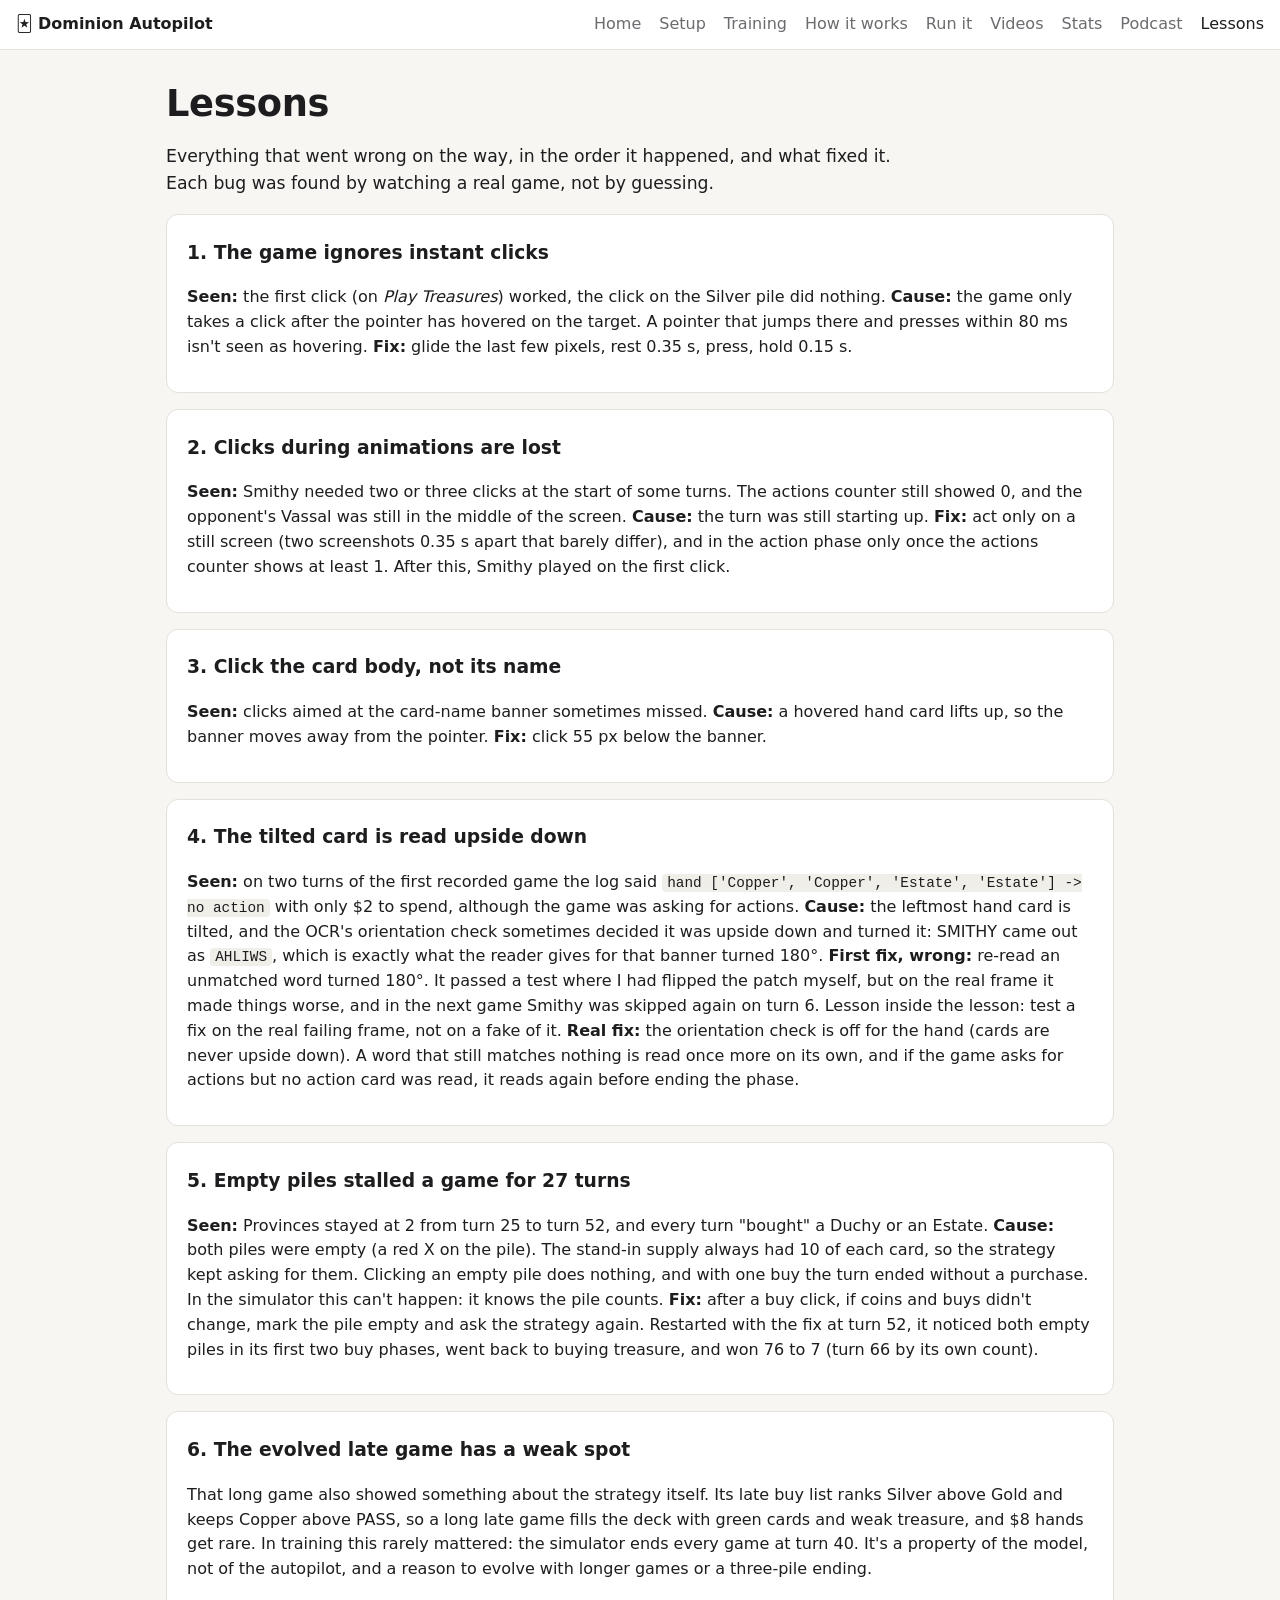
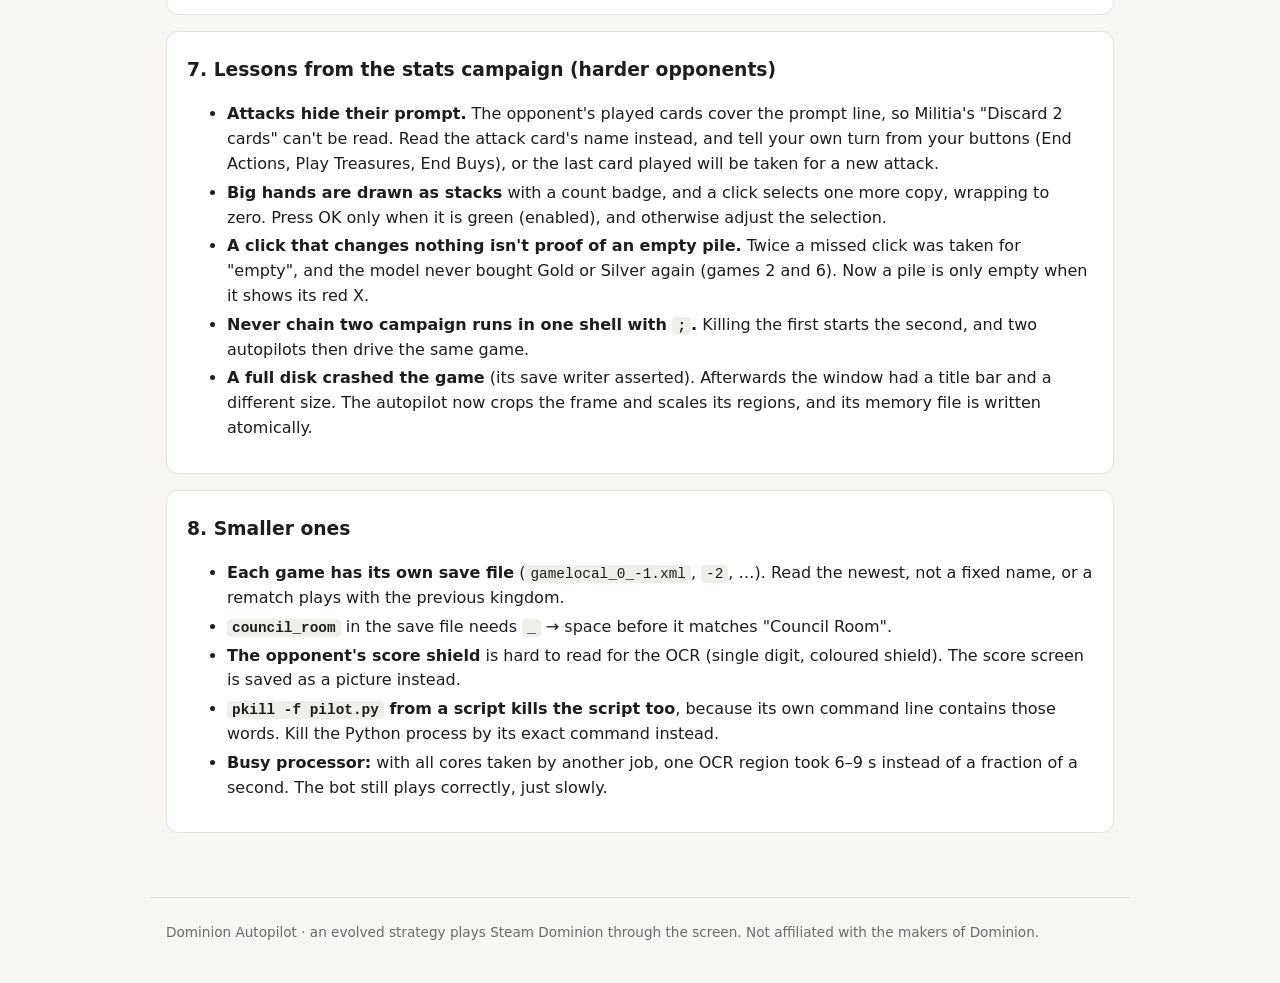
<file: docs/lessons.html>
<!doctype html>
<html lang="en">
<head>
<meta charset="utf-8">
<meta name="viewport" content="width=device-width, initial-scale=1">
<title>Dominion Autopilot: Lessons</title>
<link rel="stylesheet" href="style.css">
<link rel="stylesheet" href="site.css">
</head>
<body>
<nav class="top"><a class="brand" href="index.html">🃏 Dominion Autopilot</a><a href="index.html">Home</a><a href="setup.html">Setup</a><a href="training.html">Training</a><a href="how.html">How it works</a><a href="run.html">Run it</a><a href="videos.html">Videos</a><a href="stats.html">Stats</a><a href="podcast/index.html">Podcast</a><a class="on" href="lessons.html">Lessons</a></nav>
<main>
<h1>Lessons</h1>
<p class="lede">Everything that went wrong on the way, in the order it happened, and what fixed it. Each bug was found by
watching a real game, not by guessing.</p>

<div class="lesson"><h3>1. The game ignores instant clicks</h3>
<p><b>Seen:</b> the first click (on <i>Play Treasures</i>) worked, the click on the Silver pile did nothing.
<b>Cause:</b> the game only takes a click after the pointer has hovered on the target. A pointer that jumps there and
presses within 80 ms isn't seen as hovering. <b>Fix:</b> glide the last few pixels, rest 0.35 s, press, hold 0.15 s.</p></div>

<div class="lesson"><h3>2. Clicks during animations are lost</h3>
<p><b>Seen:</b> Smithy needed two or three clicks at the start of some turns. The actions counter still showed 0, and the
opponent's Vassal was still in the middle of the screen. <b>Cause:</b> the turn was still starting up. <b>Fix:</b> act
only on a still screen (two screenshots 0.35 s apart that barely differ), and in the action phase only once the actions
counter shows at least 1. After this, Smithy played on the first click.</p></div>

<div class="lesson"><h3>3. Click the card body, not its name</h3>
<p><b>Seen:</b> clicks aimed at the card-name banner sometimes missed. <b>Cause:</b> a hovered hand card lifts up, so
the banner moves away from the pointer. <b>Fix:</b> click 55 px below the banner.</p></div>

<div class="lesson"><h3>4. The tilted card is read upside down</h3>
<p><b>Seen:</b> on two turns of the first recorded game the log said <code>hand ['Copper', 'Copper', 'Estate',
'Estate'] -&gt; no action</code> with only $2 to spend, although the game was asking for actions. <b>Cause:</b> the
leftmost hand card is tilted, and the OCR's orientation check sometimes decided it was upside down and turned it:
SMITHY came out as <code>AHLIWS</code>, which is exactly what the reader gives for that banner turned 180°.
<b>First fix, wrong:</b> re-read an unmatched word turned 180°. It passed a test where I had flipped the patch myself,
but on the real frame it made things worse, and in the next game Smithy was skipped again on turn 6. Lesson inside the
lesson: test a fix on the real failing frame, not on a fake of it. <b>Real fix:</b> the orientation check is off for
the hand (cards are never upside down). A word that still matches nothing is read once more on its own, and if the game
asks for actions but no action card was read, it reads again before ending the phase.</p></div>

<div class="lesson"><h3>5. Empty piles stalled a game for 27 turns</h3>
<p><b>Seen:</b> Provinces stayed at 2 from turn 25 to turn 52, and every turn "bought" a Duchy or an Estate. <b>Cause:</b>
both piles were empty (a red X on the pile). The stand-in supply always had 10 of each card, so the strategy kept asking
for them. Clicking an empty pile does nothing, and with one buy the turn ended without a purchase. In the simulator this
can't happen: it knows the pile counts. <b>Fix:</b> after a buy click, if coins and buys didn't change, mark the pile
empty and ask the strategy again. Restarted with the fix at turn 52, it noticed both empty piles in its first two buy
phases, went back to buying treasure, and won 76 to 7 (turn 66 by its own count).</p></div>

<div class="lesson"><h3>6. The evolved late game has a weak spot</h3>
<p>That long game also showed something about the strategy itself. Its late buy list ranks Silver above Gold and keeps
Copper above PASS, so a long late game fills the deck with green cards and weak treasure, and $8 hands get rare. In training this rarely mattered: the simulator ends every game at turn 40. It's a property of the
model, not of the autopilot, and a reason to evolve with longer games or a three-pile ending.</p></div>

<div class="lesson"><h3>7. Lessons from the stats campaign (harder opponents)</h3>
<ul>
<li><b>Attacks hide their prompt.</b> The opponent's played cards cover the prompt line, so Militia's "Discard 2
cards" can't be read. Read the attack card's name instead, and tell your own turn from your buttons (End Actions, Play
Treasures, End Buys), or the last card played will be taken for a new attack.</li>
<li><b>Big hands are drawn as stacks</b> with a count badge, and a click selects one more copy, wrapping to zero. Press
OK only when it is green (enabled), and otherwise adjust the selection.</li>
<li><b>A click that changes nothing isn't proof of an empty pile.</b> Twice a missed click was taken for "empty", and the
model never bought Gold or Silver again (games 2 and 6). Now a pile is only empty when it shows its red X.</li>
<li><b>Never chain two campaign runs in one shell with <code>;</code>.</b> Killing the first starts the second, and two
autopilots then drive the same game.</li>
<li><b>A full disk crashed the game</b> (its save writer asserted). Afterwards the window had a title bar and a different
size. The autopilot now crops the frame and scales its regions, and its memory file is written atomically.</li>
</ul></div>

<div class="lesson"><h3>8. Smaller ones</h3>
<ul>
<li><b>Each game has its own save file</b> (<code>gamelocal_0_-1.xml</code>, <code>-2</code>, …). Read the newest, not a
fixed name, or a rematch plays with the previous kingdom.</li>
<li><b><code>council_room</code></b> in the save file needs <code>_</code> → space before it matches "Council Room".</li>
<li><b>The opponent's score shield</b> is hard to read for the OCR (single digit, coloured shield). The score screen is
saved as a picture instead.</li>
<li><b><code>pkill -f pilot.py</code> from a script kills the script too</b>, because its own command line contains
those words. Kill the Python process by its exact command instead.</li>
<li><b>Busy processor:</b> with all cores taken by another job, one OCR region took 6–9 s instead of a fraction of a
second. The bot still plays correctly, just slowly.</li>
</ul></div>
</main>
<footer>Dominion Autopilot · an evolved strategy plays Steam Dominion through the screen. Not affiliated with the makers of Dominion.</footer>
</body></html>
</file>
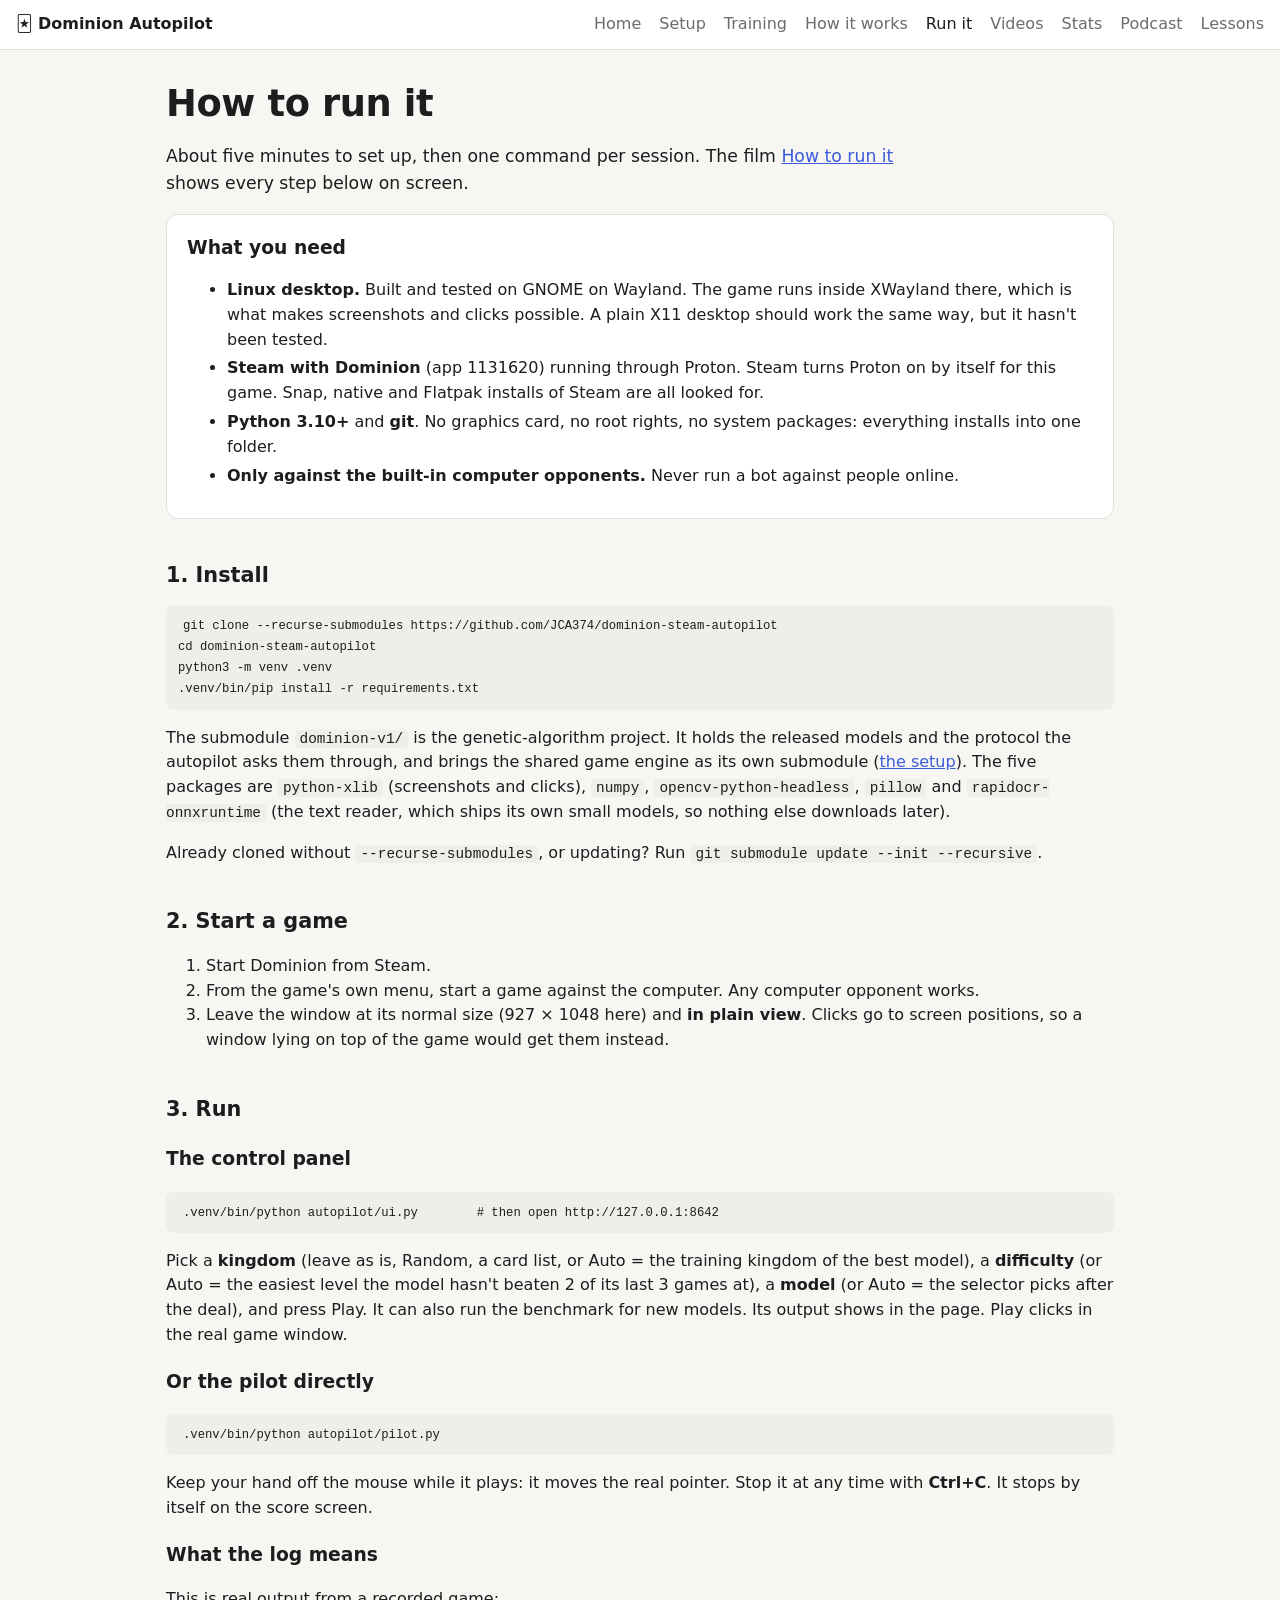
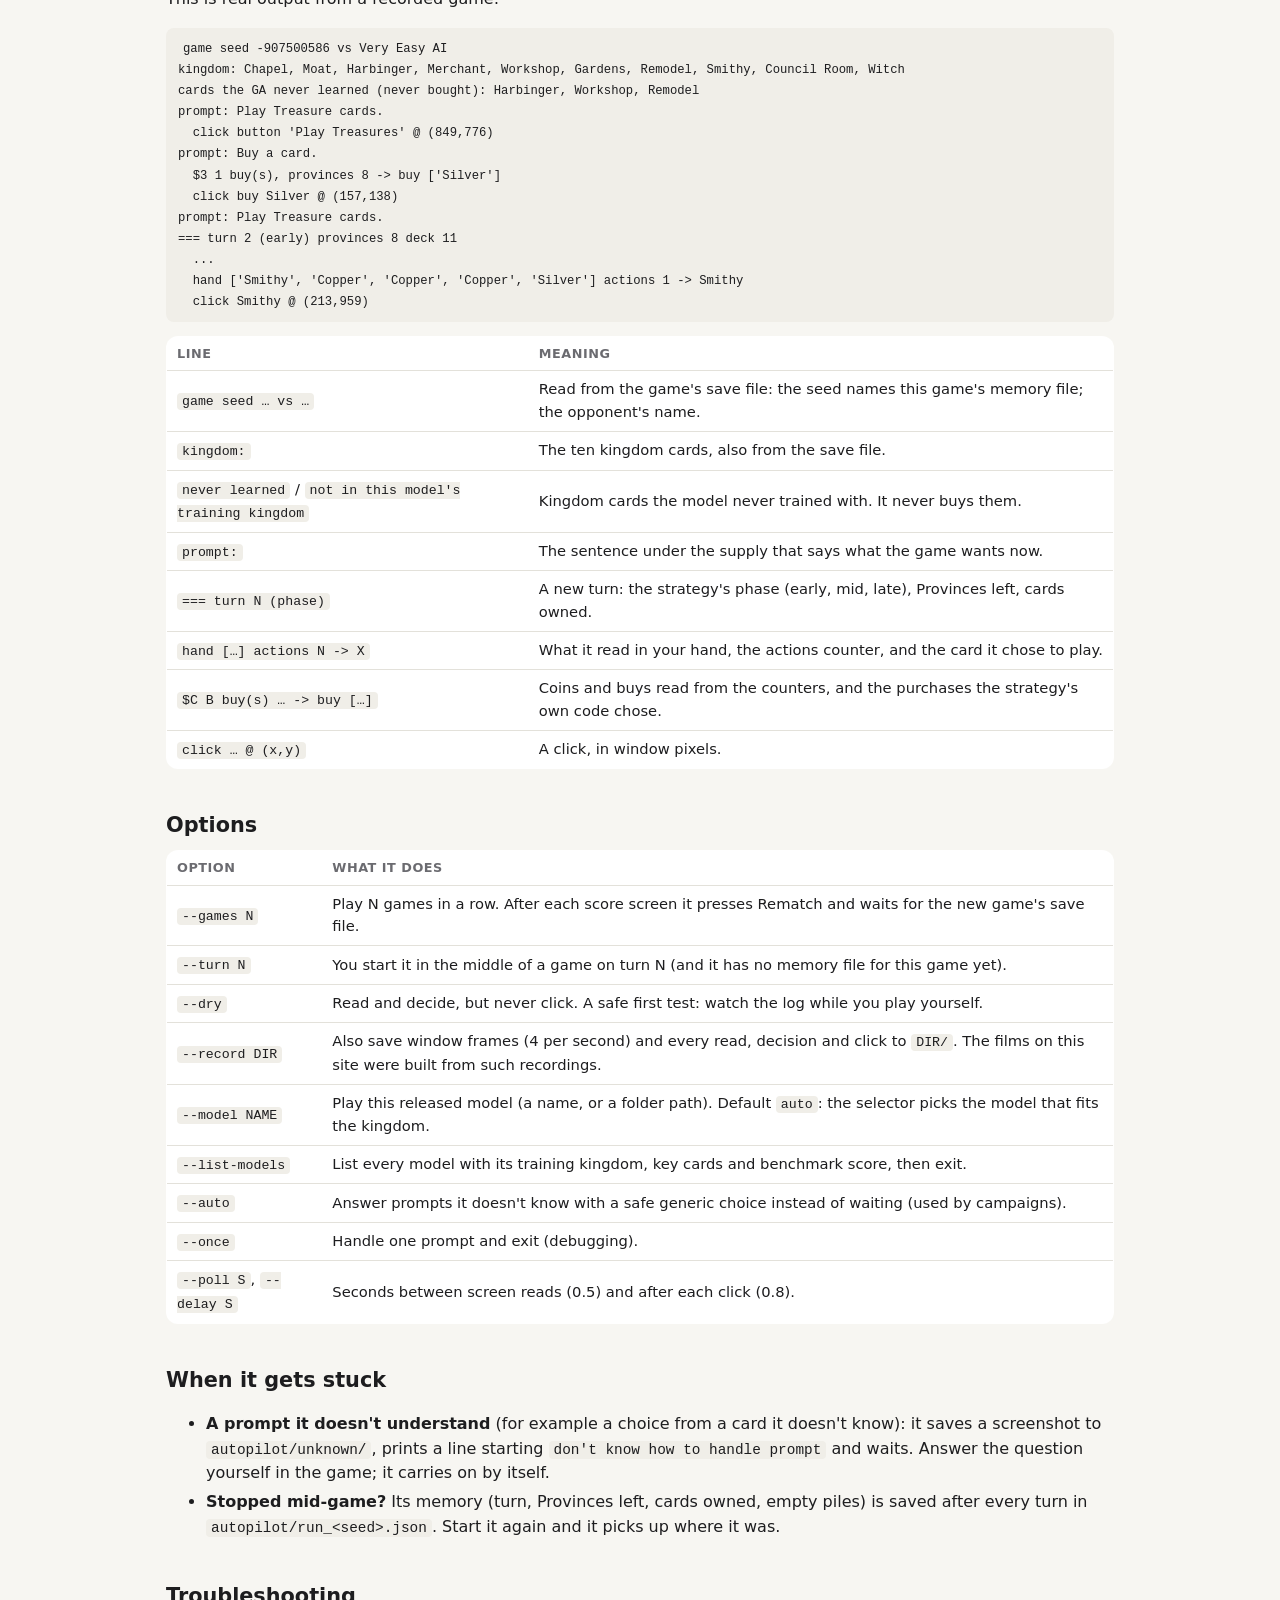
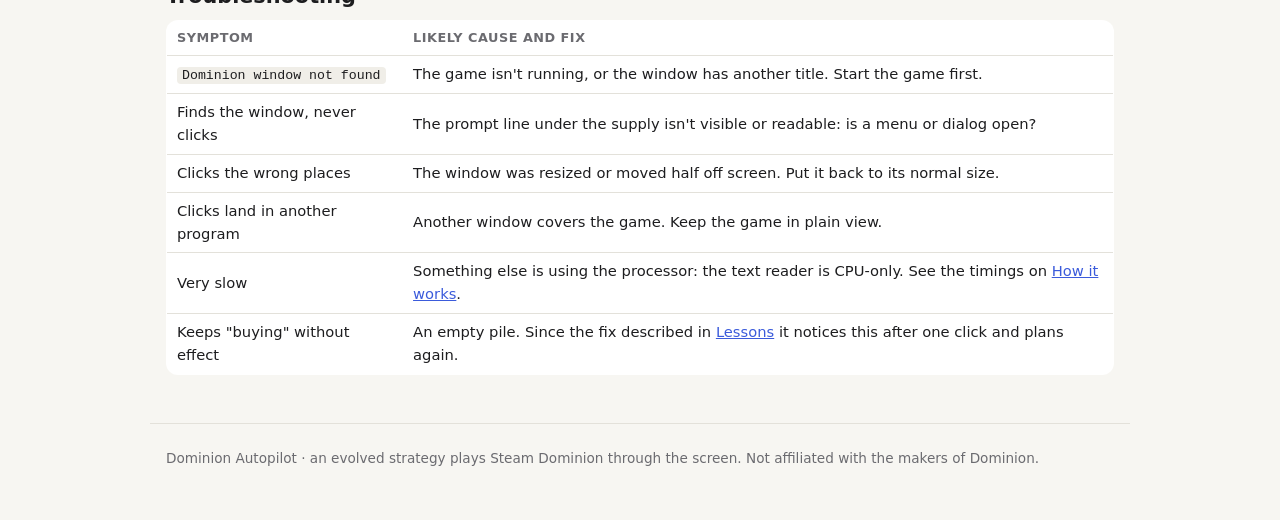
<file: docs/run.html>
<!doctype html>
<html lang="en">
<head>
<meta charset="utf-8">
<meta name="viewport" content="width=device-width, initial-scale=1">
<title>Dominion Autopilot: How to run it</title>
<link rel="stylesheet" href="style.css">
<link rel="stylesheet" href="site.css">
</head>
<body>
<nav class="top"><a class="brand" href="index.html">🃏 Dominion Autopilot</a><a href="index.html">Home</a><a href="setup.html">Setup</a><a href="training.html">Training</a><a href="how.html">How it works</a><a class="on" href="run.html">Run it</a><a href="videos.html">Videos</a><a href="stats.html">Stats</a><a href="podcast/index.html">Podcast</a><a href="lessons.html">Lessons</a></nav>
<main>
<h1>How to run it</h1>
<p class="lede">About five minutes to set up, then one command per session. The film
<a href="videos.html#run">How to run it</a> shows every step below on screen.</p>

<div class="box">
<h3>What you need</h3>
<ul>
<li><b>Linux desktop.</b> Built and tested on GNOME on Wayland. The game runs inside XWayland there, which is what
makes screenshots and clicks possible. A plain X11 desktop should work the same way, but it hasn't been tested.</li>
<li><b>Steam with Dominion</b> (app 1131620) running through Proton. Steam turns Proton on by itself for this game.
Snap, native and Flatpak installs of Steam are all looked for.</li>
<li><b>Python 3.10+</b> and <b>git</b>. No graphics card, no root rights, no system packages: everything installs into
one folder.</li>
<li><b>Only against the built-in computer opponents.</b> Never run a bot against people online.</li>
</ul>
</div>

<h2>1. Install</h2>
<pre><code>git clone --recurse-submodules https://github.com/JCA374/dominion-steam-autopilot
cd dominion-steam-autopilot
python3 -m venv .venv
.venv/bin/pip install -r requirements.txt</code></pre>
<p>The submodule <code>dominion-v1/</code> is the genetic-algorithm project. It holds the released models and the
protocol the autopilot asks them through, and brings the shared game engine as its own submodule
(<a href="setup.html">the setup</a>). The five packages are
<code>python-xlib</code> (screenshots and clicks), <code>numpy</code>, <code>opencv-python-headless</code>, <code>pillow</code>
and <code>rapidocr-onnxruntime</code> (the text reader, which ships its own small models, so nothing else downloads later).</p>
<p>Already cloned without <code>--recurse-submodules</code>, or updating? Run <code>git submodule update --init --recursive</code>.</p>

<h2>2. Start a game</h2>
<ol>
<li>Start Dominion from Steam.</li>
<li>From the game's own menu, start a game against the computer. Any computer opponent works.</li>
<li>Leave the window at its normal size (927 × 1048 here) and <b>in plain view</b>. Clicks go to screen positions,
so a window lying on top of the game would get them instead.</li>
</ol>

<h2>3. Run</h2>
<h3>The control panel</h3>
<pre><code>.venv/bin/python autopilot/ui.py        # then open http://127.0.0.1:8642</code></pre>
<p>Pick a <b>kingdom</b> (leave as is, Random, a card list, or Auto = the training kingdom of the best model), a
<b>difficulty</b> (or Auto = the easiest level the model hasn't beaten 2 of its last 3 games at), a <b>model</b> (or Auto
= the selector picks after the deal), and press Play. It can also run the benchmark for new models. Its output shows in
the page. Play clicks in the real game window.</p>
<h3>Or the pilot directly</h3>
<pre><code>.venv/bin/python autopilot/pilot.py</code></pre>
<p>Keep your hand off the mouse while it plays: it moves the real pointer. Stop it at any time with <b>Ctrl+C</b>. It
stops by itself on the score screen.</p>

<h3>What the log means</h3>
<p>This is real output from a recorded game:</p>
<pre><code id="logsample">game seed -907500586 vs Very Easy AI
kingdom: Chapel, Moat, Harbinger, Merchant, Workshop, Gardens, Remodel, Smithy, Council Room, Witch
cards the GA never learned (never bought): Harbinger, Workshop, Remodel
prompt: Play Treasure cards.
  click button 'Play Treasures' @ (849,776)
prompt: Buy a card.
  $3 1 buy(s), provinces 8 -> buy ['Silver']
  click buy Silver @ (157,138)
prompt: Play Treasure cards.
=== turn 2 (early) provinces 8 deck 11
  ...
  hand ['Smithy', 'Copper', 'Copper', 'Copper', 'Silver'] actions 1 -> Smithy
  click Smithy @ (213,959)</code></pre>
<div class="tablewrap"><table class="t">
<tr><th>Line</th><th>Meaning</th></tr>
<tr><td><code>game seed … vs …</code></td><td>Read from the game's save file: the seed names this game's memory file; the opponent's name.</td></tr>
<tr><td><code>kingdom:</code></td><td>The ten kingdom cards, also from the save file.</td></tr>
<tr><td><code>never learned</code> / <code>not in this model's training kingdom</code></td><td>Kingdom cards the model never trained with. It never buys them.</td></tr>
<tr><td><code>prompt:</code></td><td>The sentence under the supply that says what the game wants now.</td></tr>
<tr><td><code>=== turn N (phase)</code></td><td>A new turn: the strategy's phase (early, mid, late), Provinces left, cards owned.</td></tr>
<tr><td><code>hand […] actions N -&gt; X</code></td><td>What it read in your hand, the actions counter, and the card it chose to play.</td></tr>
<tr><td><code>$C B buy(s) … -&gt; buy […]</code></td><td>Coins and buys read from the counters, and the purchases the strategy's own code chose.</td></tr>
<tr><td><code>click … @ (x,y)</code></td><td>A click, in window pixels.</td></tr>
</table></div>

<h2>Options</h2>
<div class="tablewrap"><table class="t">
<tr><th>Option</th><th>What it does</th></tr>
<tr><td><code>--games N</code></td><td>Play N games in a row. After each score screen it presses Rematch and waits for the new game's save file.</td></tr>
<tr><td><code>--turn N</code></td><td>You start it in the middle of a game on turn N (and it has no memory file for this game yet).</td></tr>
<tr><td><code>--dry</code></td><td>Read and decide, but never click. A safe first test: watch the log while you play yourself.</td></tr>
<tr><td><code>--record DIR</code></td><td>Also save window frames (4 per second) and every read, decision and click to <code>DIR/</code>. The films on this site were built from such recordings.</td></tr>
<tr><td><code>--model NAME</code></td><td>Play this released model (a name, or a folder path). Default <code>auto</code>: the selector picks the model that fits the kingdom.</td></tr>
<tr><td><code>--list-models</code></td><td>List every model with its training kingdom, key cards and benchmark score, then exit.</td></tr>
<tr><td><code>--auto</code></td><td>Answer prompts it doesn't know with a safe generic choice instead of waiting (used by campaigns).</td></tr>
<tr><td><code>--once</code></td><td>Handle one prompt and exit (debugging).</td></tr>
<tr><td><code>--poll S</code>, <code>--delay S</code></td><td>Seconds between screen reads (0.5) and after each click (0.8).</td></tr>
</table></div>

<h2>When it gets stuck</h2>
<ul>
<li><b>A prompt it doesn't understand</b> (for example a choice from a card it doesn't know): it saves a screenshot to
<code>autopilot/unknown/</code>, prints a line starting <code>don't know how to handle prompt</code> and waits. Answer the
question yourself in the game; it carries on by itself.</li>
<li><b>Stopped mid-game?</b> Its memory (turn, Provinces left, cards owned, empty piles) is saved after every turn in
<code>autopilot/run_&lt;seed&gt;.json</code>. Start it again and it picks up where it was.</li>
</ul>

<h2>Troubleshooting</h2>
<div class="tablewrap"><table class="t">
<tr><th>Symptom</th><th>Likely cause and fix</th></tr>
<tr><td><code>Dominion window not found</code></td><td>The game isn't running, or the window has another title. Start the game first.</td></tr>
<tr><td>Finds the window, never clicks</td><td>The prompt line under the supply isn't visible or readable: is a menu or dialog open?</td></tr>
<tr><td>Clicks the wrong places</td><td>The window was resized or moved half off screen. Put it back to its normal size.</td></tr>
<tr><td>Clicks land in another program</td><td>Another window covers the game. Keep the game in plain view.</td></tr>
<tr><td>Very slow</td><td>Something else is using the processor: the text reader is CPU-only. See the timings on <a href="how.html#speed">How it works</a>.</td></tr>
<tr><td>Keeps "buying" without effect</td><td>An empty pile. Since the fix described in <a href="lessons.html">Lessons</a> it notices this after one click and plans again.</td></tr>
</table></div>
</main>
<footer>Dominion Autopilot · an evolved strategy plays Steam Dominion through the screen. Not affiliated with the makers of Dominion.</footer>
</body></html>
</file>
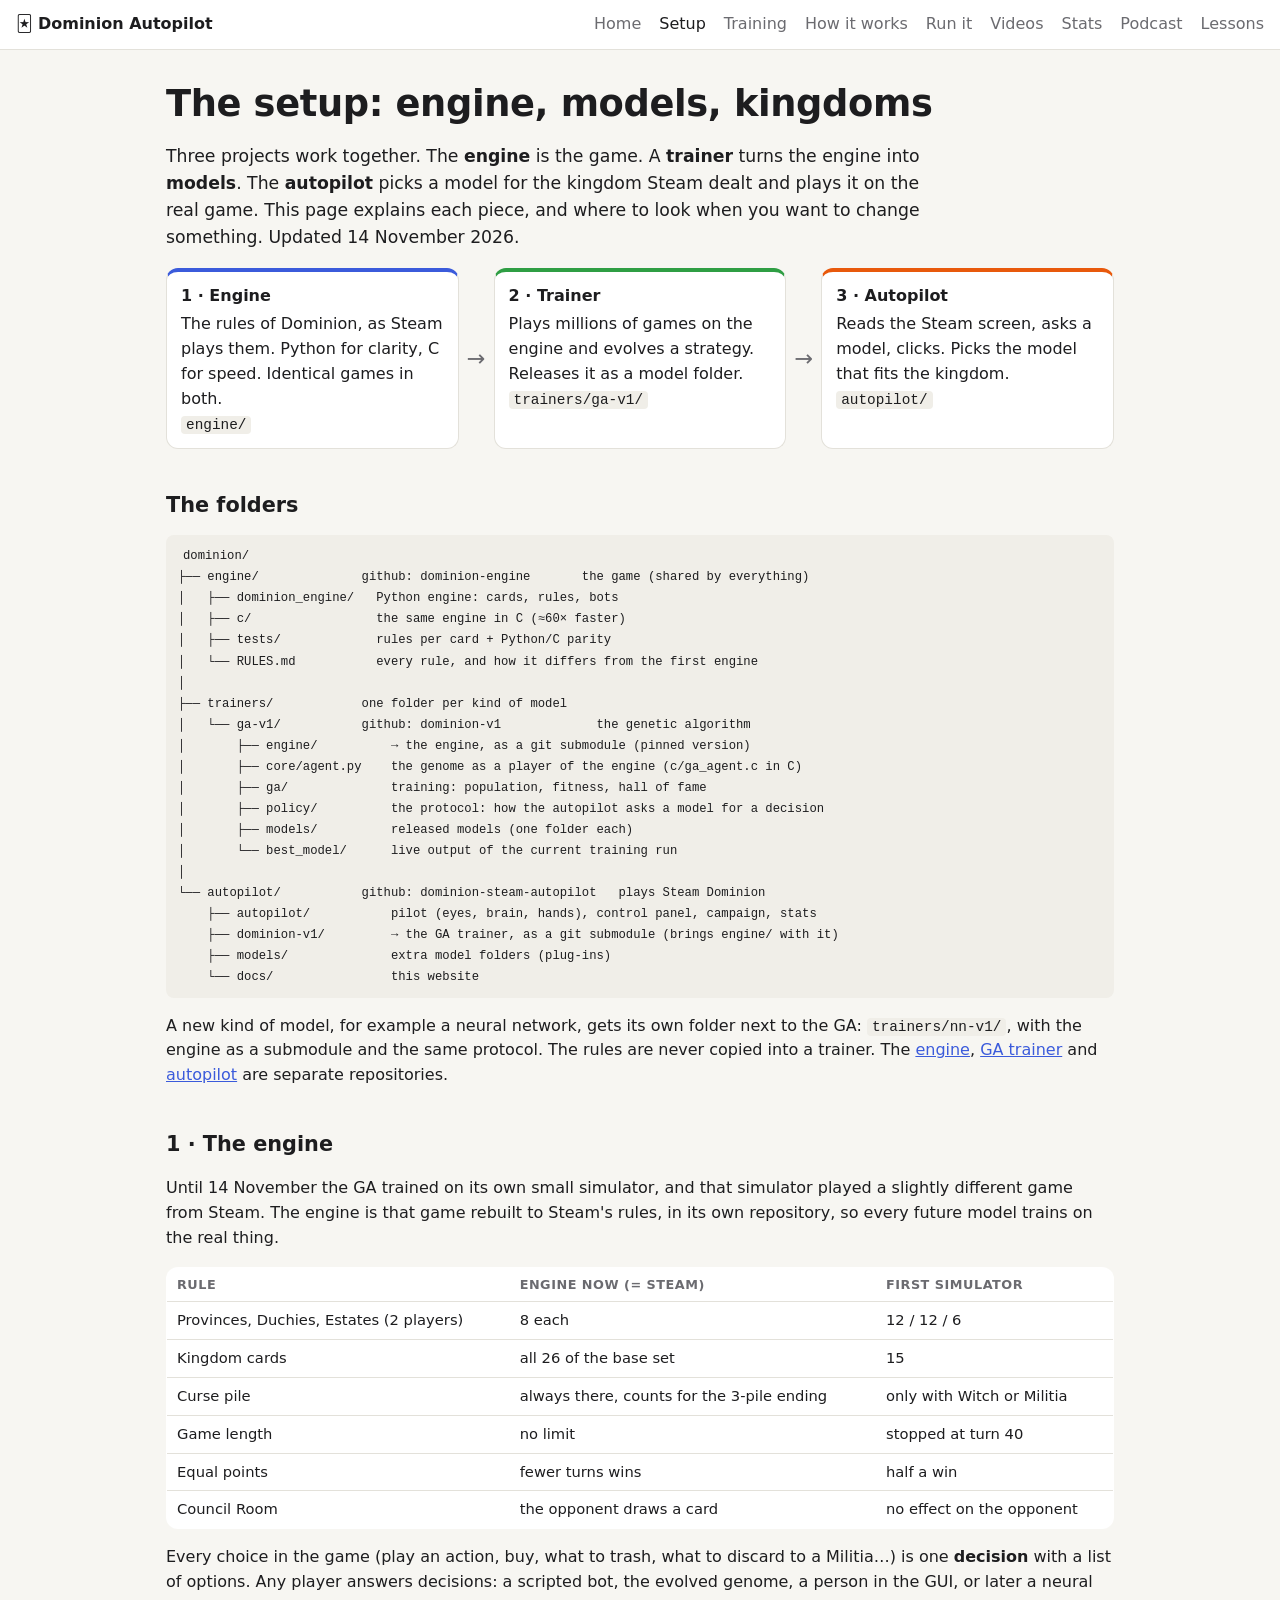
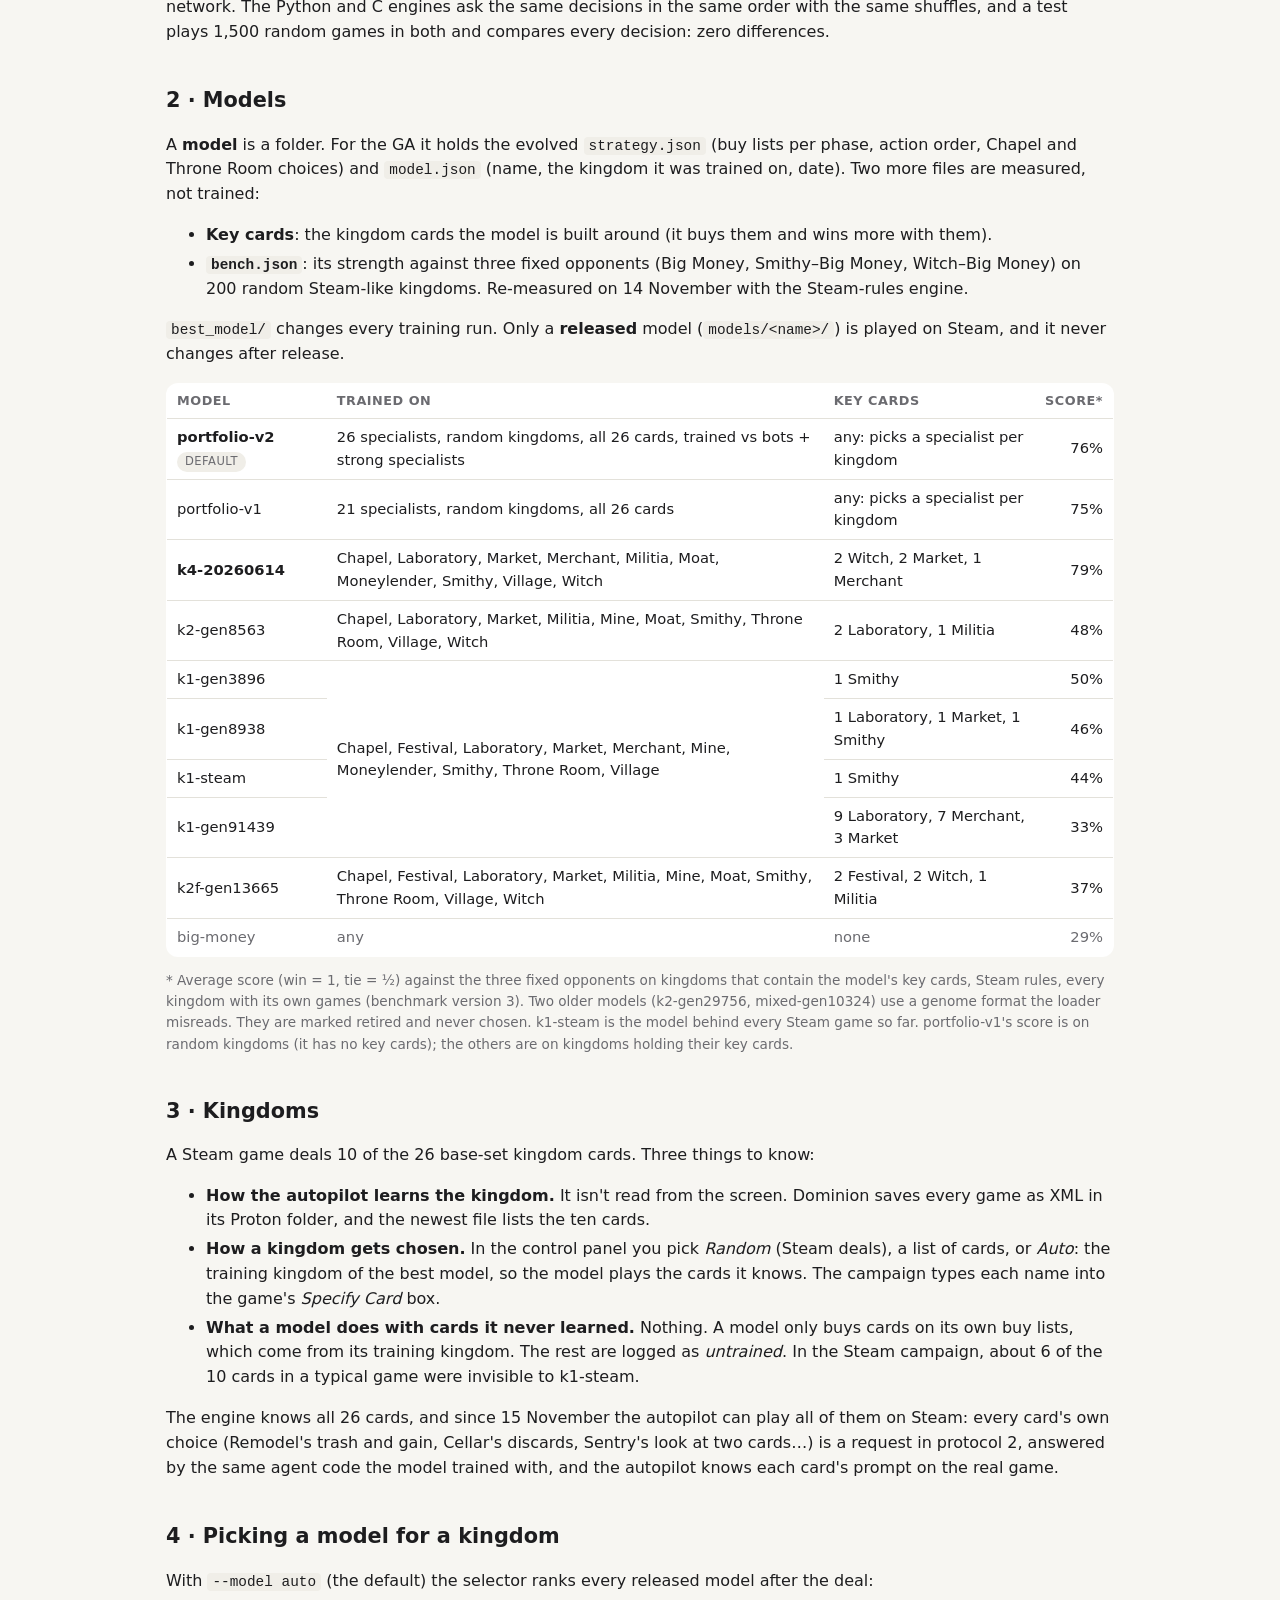
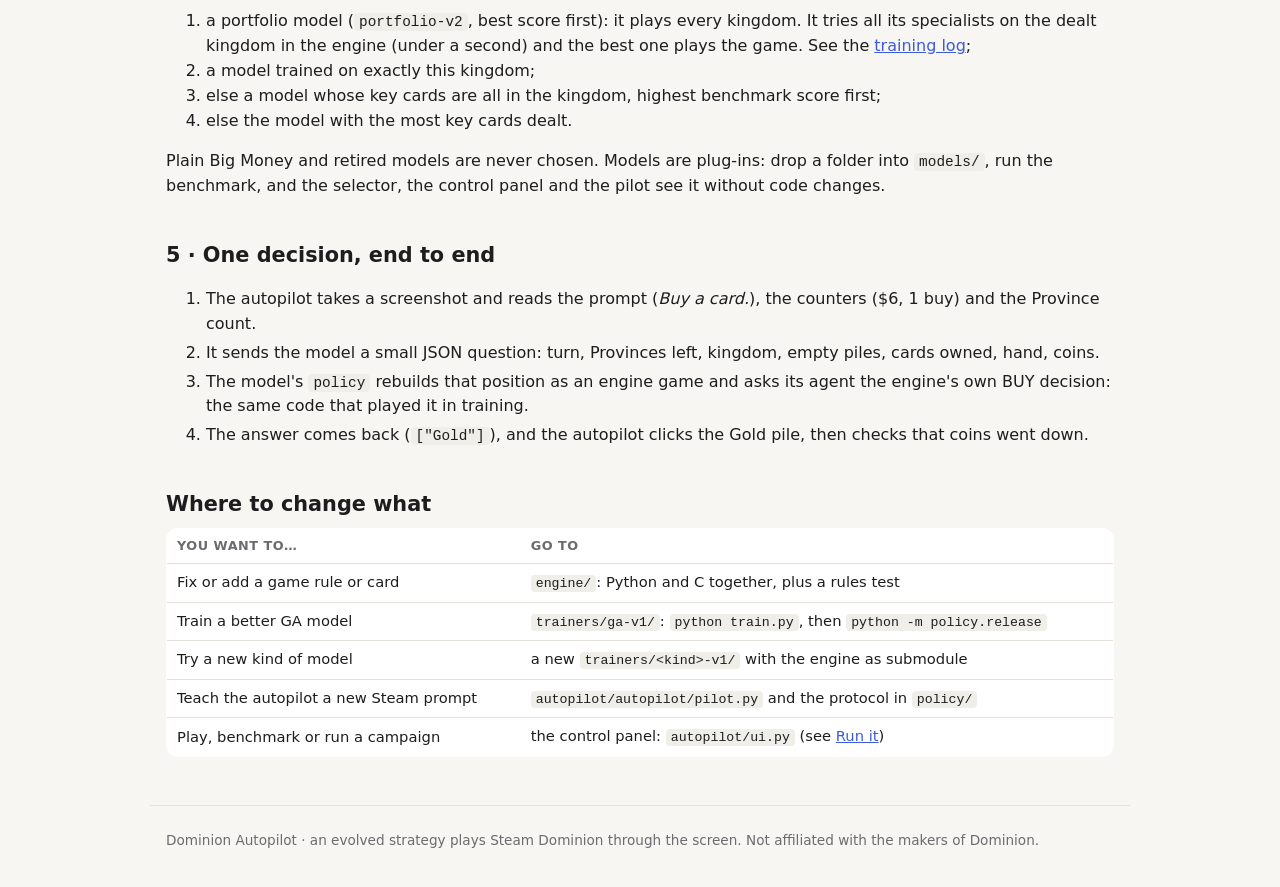
<file: docs/setup.html>
<!doctype html>
<html lang="en">
<head>
<meta charset="utf-8">
<meta name="viewport" content="width=device-width, initial-scale=1">
<title>Dominion Autopilot: The setup</title>
<meta name="description" content="How the pieces fit: the shared game engine, the trainers and their models, kingdoms, the model selector and the autopilot.">
<link rel="stylesheet" href="style.css">
<link rel="stylesheet" href="site.css">
<style>
.pipe { display: grid; grid-template-columns: 1fr auto 1fr auto 1fr; gap: 8px; align-items: stretch; margin: 16px 0; }
.pipe .step { background: var(--panel); border: 1px solid var(--line); border-radius: 12px; padding: 12px 14px; }
.pipe .step b { display: block; margin-bottom: 4px; }
.pipe .arrow { align-self: center; color: var(--muted); font-size: 1.4rem; }
.pipe .step.e { border-top: 4px solid var(--accent); }
.pipe .step.t { border-top: 4px solid var(--good); }
.pipe .step.a { border-top: 4px solid var(--warn); }
@media (max-width: 760px) { .pipe { grid-template-columns: 1fr; } .pipe .arrow { transform: rotate(90deg); justify-self: center; } }
</style>
</head>
<body>
<nav class="top"><a class="brand" href="index.html">🃏 Dominion Autopilot</a><a href="index.html">Home</a><a class="on" href="setup.html">Setup</a><a href="training.html">Training</a><a href="how.html">How it works</a><a href="run.html">Run it</a><a href="videos.html">Videos</a><a href="stats.html">Stats</a><a href="podcast/index.html">Podcast</a><a href="lessons.html">Lessons</a></nav>
<main>
<h1>The setup: engine, models, kingdoms</h1>
<p class="lede">Three projects work together. The <b>engine</b> is the game. A <b>trainer</b> turns the engine into
<b>models</b>. The <b>autopilot</b> picks a model for the kingdom Steam dealt and plays it on the real game. This page
explains each piece, and where to look when you want to change something. Updated 14 November 2026.</p>

<div class="pipe">
<div class="step e"><b>1 · Engine</b>The rules of Dominion, as Steam plays them. Python for clarity, C for speed. Identical games in both.<br><code>engine/</code></div>
<div class="arrow">→</div>
<div class="step t"><b>2 · Trainer</b>Plays millions of games on the engine and evolves a strategy. Releases it as a model folder.<br><code>trainers/ga-v1/</code></div>
<div class="arrow">→</div>
<div class="step a"><b>3 · Autopilot</b>Reads the Steam screen, asks a model, clicks. Picks the model that fits the kingdom.<br><code>autopilot/</code></div>
</div>

<h2>The folders</h2>
<pre><code>dominion/
├── engine/              github: dominion-engine       the game (shared by everything)
│   ├── dominion_engine/   Python engine: cards, rules, bots
│   ├── c/                 the same engine in C (≈60× faster)
│   ├── tests/             rules per card + Python/C parity
│   └── RULES.md           every rule, and how it differs from the first engine
│
├── trainers/            one folder per kind of model
│   └── ga-v1/           github: dominion-v1             the genetic algorithm
│       ├── engine/          → the engine, as a git submodule (pinned version)
│       ├── core/agent.py    the genome as a player of the engine (c/ga_agent.c in C)
│       ├── ga/              training: population, fitness, hall of fame
│       ├── policy/          the protocol: how the autopilot asks a model for a decision
│       ├── models/          released models (one folder each)
│       └── best_model/      live output of the current training run
│
└── autopilot/           github: dominion-steam-autopilot   plays Steam Dominion
    ├── autopilot/           pilot (eyes, brain, hands), control panel, campaign, stats
    ├── dominion-v1/         → the GA trainer, as a git submodule (brings engine/ with it)
    ├── models/              extra model folders (plug-ins)
    └── docs/                this website</code></pre>
<p>A new kind of model, for example a neural network, gets its own folder next to the GA: <code>trainers/nn-v1/</code>,
with the engine as a submodule and the same protocol. The rules are never copied into a trainer.
The <a href="https://github.com/JCA374/dominion-engine">engine</a>,
<a href="https://github.com/JCA374/dominion-v1">GA trainer</a> and
<a href="https://github.com/JCA374/dominion-steam-autopilot">autopilot</a> are separate repositories.</p>

<h2 id="engine">1 · The engine</h2>
<p>Until 14 November the GA trained on its own small simulator, and that simulator played a slightly different game from
Steam. The engine is that game rebuilt to Steam's rules, in its own repository, so every future model trains on the
real thing.</p>
<div class="tablewrap"><table class="t">
<tr><th>Rule</th><th>Engine now (= Steam)</th><th>First simulator</th></tr>
<tr><td>Provinces, Duchies, Estates (2 players)</td><td>8 each</td><td>12 / 12 / 6</td></tr>
<tr><td>Kingdom cards</td><td>all 26 of the base set</td><td>15</td></tr>
<tr><td>Curse pile</td><td>always there, counts for the 3-pile ending</td><td>only with Witch or Militia</td></tr>
<tr><td>Game length</td><td>no limit</td><td>stopped at turn 40</td></tr>
<tr><td>Equal points</td><td>fewer turns wins</td><td>half a win</td></tr>
<tr><td>Council Room</td><td>the opponent draws a card</td><td>no effect on the opponent</td></tr>
</table></div>
<p>Every choice in the game (play an action, buy, what to trash, what to discard to a Militia…) is one
<b>decision</b> with a list of options. Any player answers decisions: a scripted bot, the evolved genome, a person
in the GUI, or later a neural network. The Python and C engines ask the same decisions in the same order with the same
shuffles, and a test plays 1,500 random games in both and compares every decision: zero differences.</p>

<h2 id="models">2 · Models</h2>
<p>A <b>model</b> is a folder. For the GA it holds the evolved <code>strategy.json</code> (buy lists per phase, action order,
Chapel and Throne Room choices) and <code>model.json</code> (name, the kingdom it was trained on, date). Two more files
are measured, not trained:</p>
<ul>
<li><b>Key cards</b>: the kingdom cards the model is built around (it buys them and wins more with them).</li>
<li><b><code>bench.json</code></b>: its strength against three fixed opponents (Big Money, Smithy–Big Money, Witch–Big
Money) on 200 random Steam-like kingdoms. Re-measured on 14 November with the Steam-rules engine.</li>
</ul>
<p><code>best_model/</code> changes every training run. Only a <b>released</b> model (<code>models/&lt;name&gt;/</code>) is
played on Steam, and it never changes after release.</p>
<div class="tablewrap"><table class="t">
<tr><th>Model</th><th>Trained on</th><th>Key cards</th><th class="num">Score*</th></tr>
<tr><td><b>portfolio-v2</b> <span class="tag">default</span></td><td>26 specialists, random kingdoms, all 26 cards, trained vs bots + strong specialists</td><td>any: picks a specialist per kingdom</td><td class="num">76%</td></tr>
<tr><td>portfolio-v1</td><td>21 specialists, random kingdoms, all 26 cards</td><td>any: picks a specialist per kingdom</td><td class="num">75%</td></tr>
<tr><td><b>k4-20260614</b></td><td>Chapel, Laboratory, Market, Merchant, Militia, Moat, Moneylender, Smithy, Village, Witch</td><td>2 Witch, 2 Market, 1 Merchant</td><td class="num">79%</td></tr>
<tr><td>k2-gen8563</td><td>Chapel, Laboratory, Market, Militia, Mine, Moat, Smithy, Throne Room, Village, Witch</td><td>2 Laboratory, 1 Militia</td><td class="num">48%</td></tr>
<tr><td>k1-gen3896</td><td rowspan="4">Chapel, Festival, Laboratory, Market, Merchant, Mine, Moneylender, Smithy, Throne Room, Village</td><td>1 Smithy</td><td class="num">50%</td></tr>
<tr><td>k1-gen8938</td><td>1 Laboratory, 1 Market, 1 Smithy</td><td class="num">46%</td></tr>
<tr><td>k1-steam</td><td>1 Smithy</td><td class="num">44%</td></tr>
<tr><td>k1-gen91439</td><td>9 Laboratory, 7 Merchant, 3 Market</td><td class="num">33%</td></tr>
<tr><td>k2f-gen13665</td><td>Chapel, Festival, Laboratory, Market, Militia, Mine, Moat, Smithy, Throne Room, Village, Witch</td><td>2 Festival, 2 Witch, 1 Militia</td><td class="num">37%</td></tr>
<tr><td class="muted">big-money</td><td class="muted">any</td><td class="muted">none</td><td class="num muted">29%</td></tr>
</table></div>
<p class="small muted">* Average score (win = 1, tie = ½) against the three fixed opponents on kingdoms that contain the model's key
cards, Steam rules, every kingdom with its own games (benchmark version 3). Two older models (k2-gen29756, mixed-gen10324) use a genome format the loader misreads. They are
marked retired and never chosen. k1-steam is the model behind every Steam game so far.
portfolio-v1's score is on random kingdoms (it has no key cards); the others are on kingdoms holding their key cards.</p>

<h2 id="kingdoms">3 · Kingdoms</h2>
<p>A Steam game deals 10 of the 26 base-set kingdom cards. Three things to know:</p>
<ul>
<li><b>How the autopilot learns the kingdom.</b> It isn't read from the screen. Dominion saves every game as XML in its
Proton folder, and the newest file lists the ten cards.</li>
<li><b>How a kingdom gets chosen.</b> In the control panel you pick <i>Random</i> (Steam deals), a list of cards, or
<i>Auto</i>: the training kingdom of the best model, so the model plays the cards it knows. The campaign types each
name into the game's <i>Specify Card</i> box.</li>
<li><b>What a model does with cards it never learned.</b> Nothing. A model only buys cards on its own buy lists, which
come from its training kingdom. The rest are logged as <i>untrained</i>. In the Steam campaign, about 6 of the 10 cards
in a typical game were invisible to k1-steam.</li>
</ul>
<p>The engine knows all 26 cards, and since 15 November the autopilot can play all of them on Steam: every card's own
choice (Remodel's trash and gain, Cellar's discards, Sentry's look at two cards…) is a request in protocol 2, answered by
the same agent code the model trained with, and the autopilot knows each card's prompt on the real game.</p>

<h2 id="selector">4 · Picking a model for a kingdom</h2>
<p>With <code>--model auto</code> (the default) the selector ranks every released model after the deal:</p>
<ol>
<li>a portfolio model (<code>portfolio-v2</code>, best score first): it plays every kingdom. It tries all its specialists on the dealt
kingdom in the engine (under a second) and the best one plays the game. See the <a href="training.html">training log</a>;</li>
<li>a model trained on exactly this kingdom;</li>
<li>else a model whose key cards are all in the kingdom, highest benchmark score first;</li>
<li>else the model with the most key cards dealt.</li>
</ol>
<p>Plain Big Money and retired models are never chosen. Models are plug-ins: drop a folder into <code>models/</code>,
run the benchmark, and the selector, the control panel and the pilot see it without code changes.</p>

<h2 id="decision">5 · One decision, end to end</h2>
<ol class="steps">
<li>The autopilot takes a screenshot and reads the prompt (<i>Buy a card.</i>), the counters ($6, 1 buy) and the
Province count.</li>
<li>It sends the model a small JSON question: turn, Provinces left, kingdom, empty piles, cards owned, hand, coins.</li>
<li>The model's <code>policy</code> rebuilds that position as an engine game and asks its agent the engine's own BUY
decision: the same code that played it in training.</li>
<li>The answer comes back (<code>["Gold"]</code>), and the autopilot clicks the Gold pile, then checks that coins went down.</li>
</ol>

<h2 id="where">Where to change what</h2>
<div class="tablewrap"><table class="t">
<tr><th>You want to…</th><th>Go to</th></tr>
<tr><td>Fix or add a game rule or card</td><td><code>engine/</code>: Python and C together, plus a rules test</td></tr>
<tr><td>Train a better GA model</td><td><code>trainers/ga-v1/</code>: <code>python train.py</code>, then <code>python -m policy.release</code></td></tr>
<tr><td>Try a new kind of model</td><td>a new <code>trainers/&lt;kind&gt;-v1/</code> with the engine as submodule</td></tr>
<tr><td>Teach the autopilot a new Steam prompt</td><td><code>autopilot/autopilot/pilot.py</code> and the protocol in <code>policy/</code></td></tr>
<tr><td>Play, benchmark or run a campaign</td><td>the control panel: <code>autopilot/ui.py</code> (see <a href="run.html">Run it</a>)</td></tr>
</table></div>
</main>
<footer>Dominion Autopilot · an evolved strategy plays Steam Dominion through the screen. Not affiliated with the makers of Dominion.</footer>
</body></html>
</file>
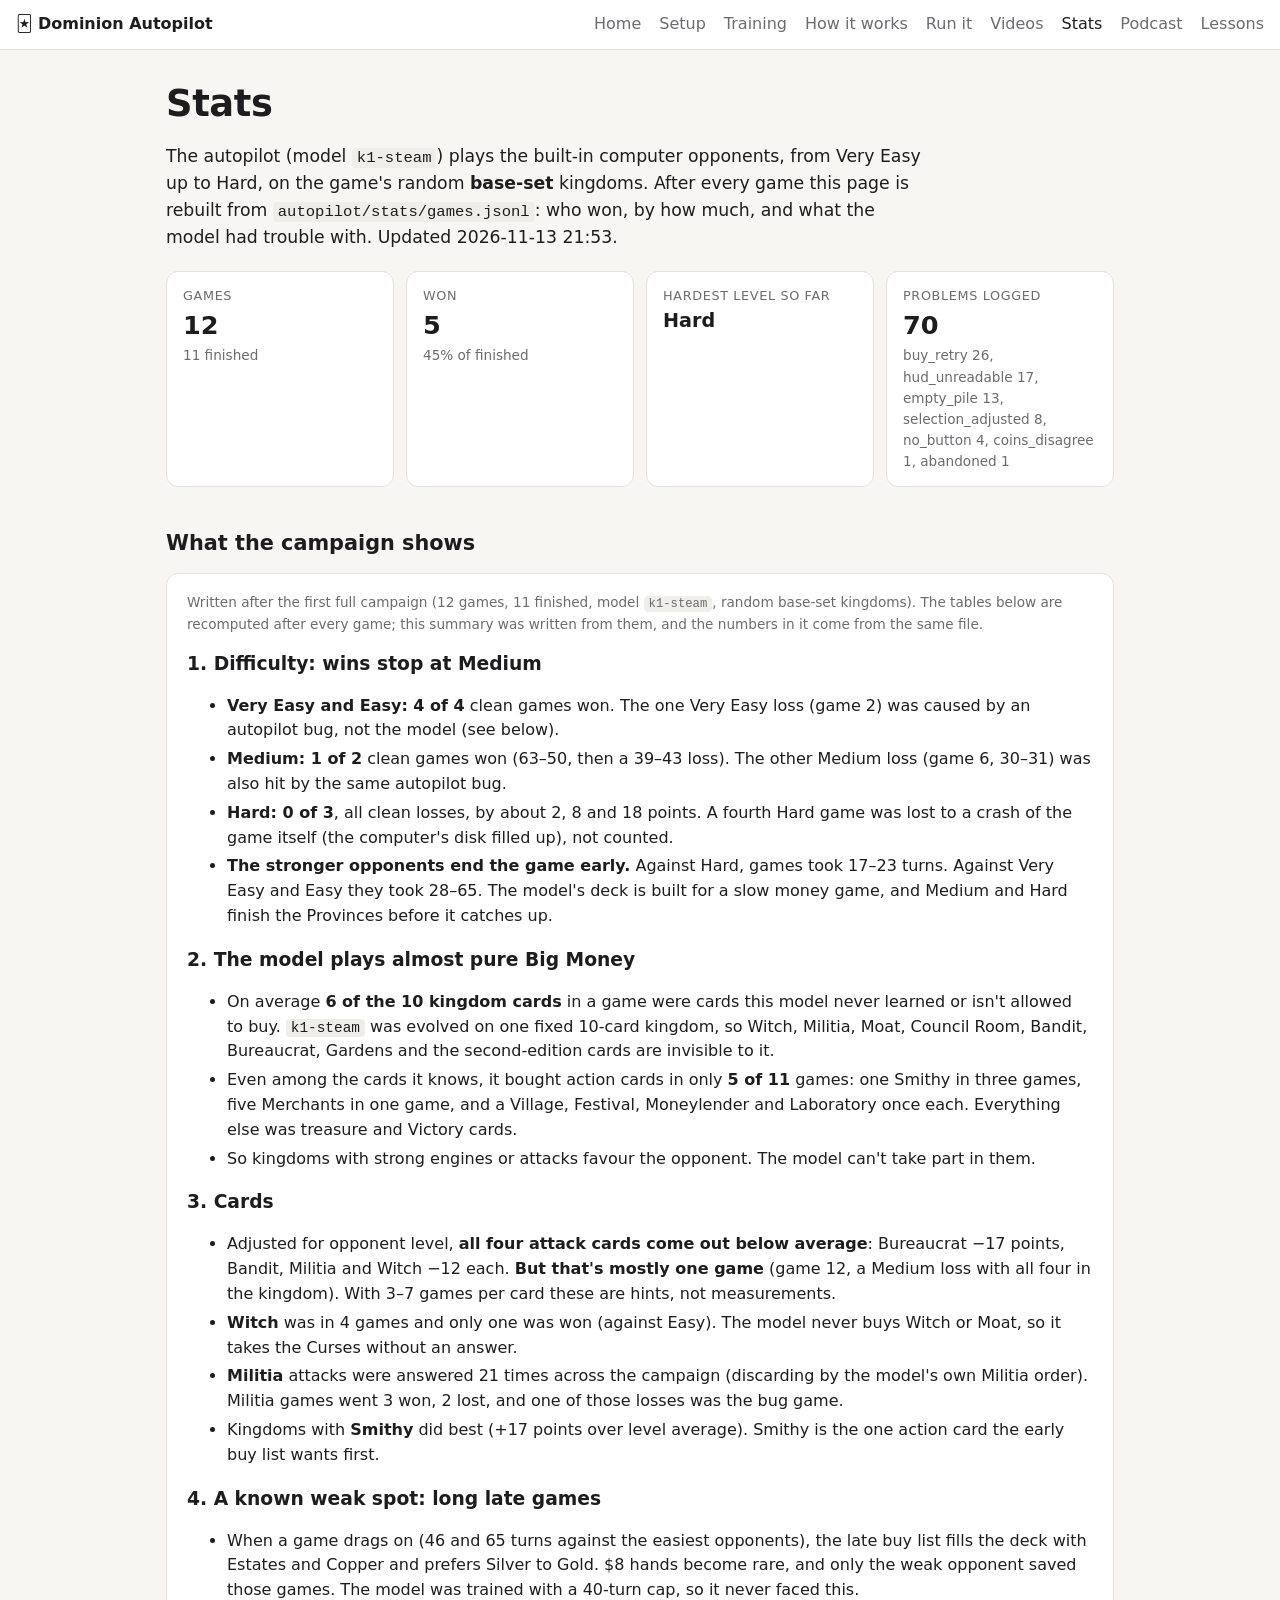
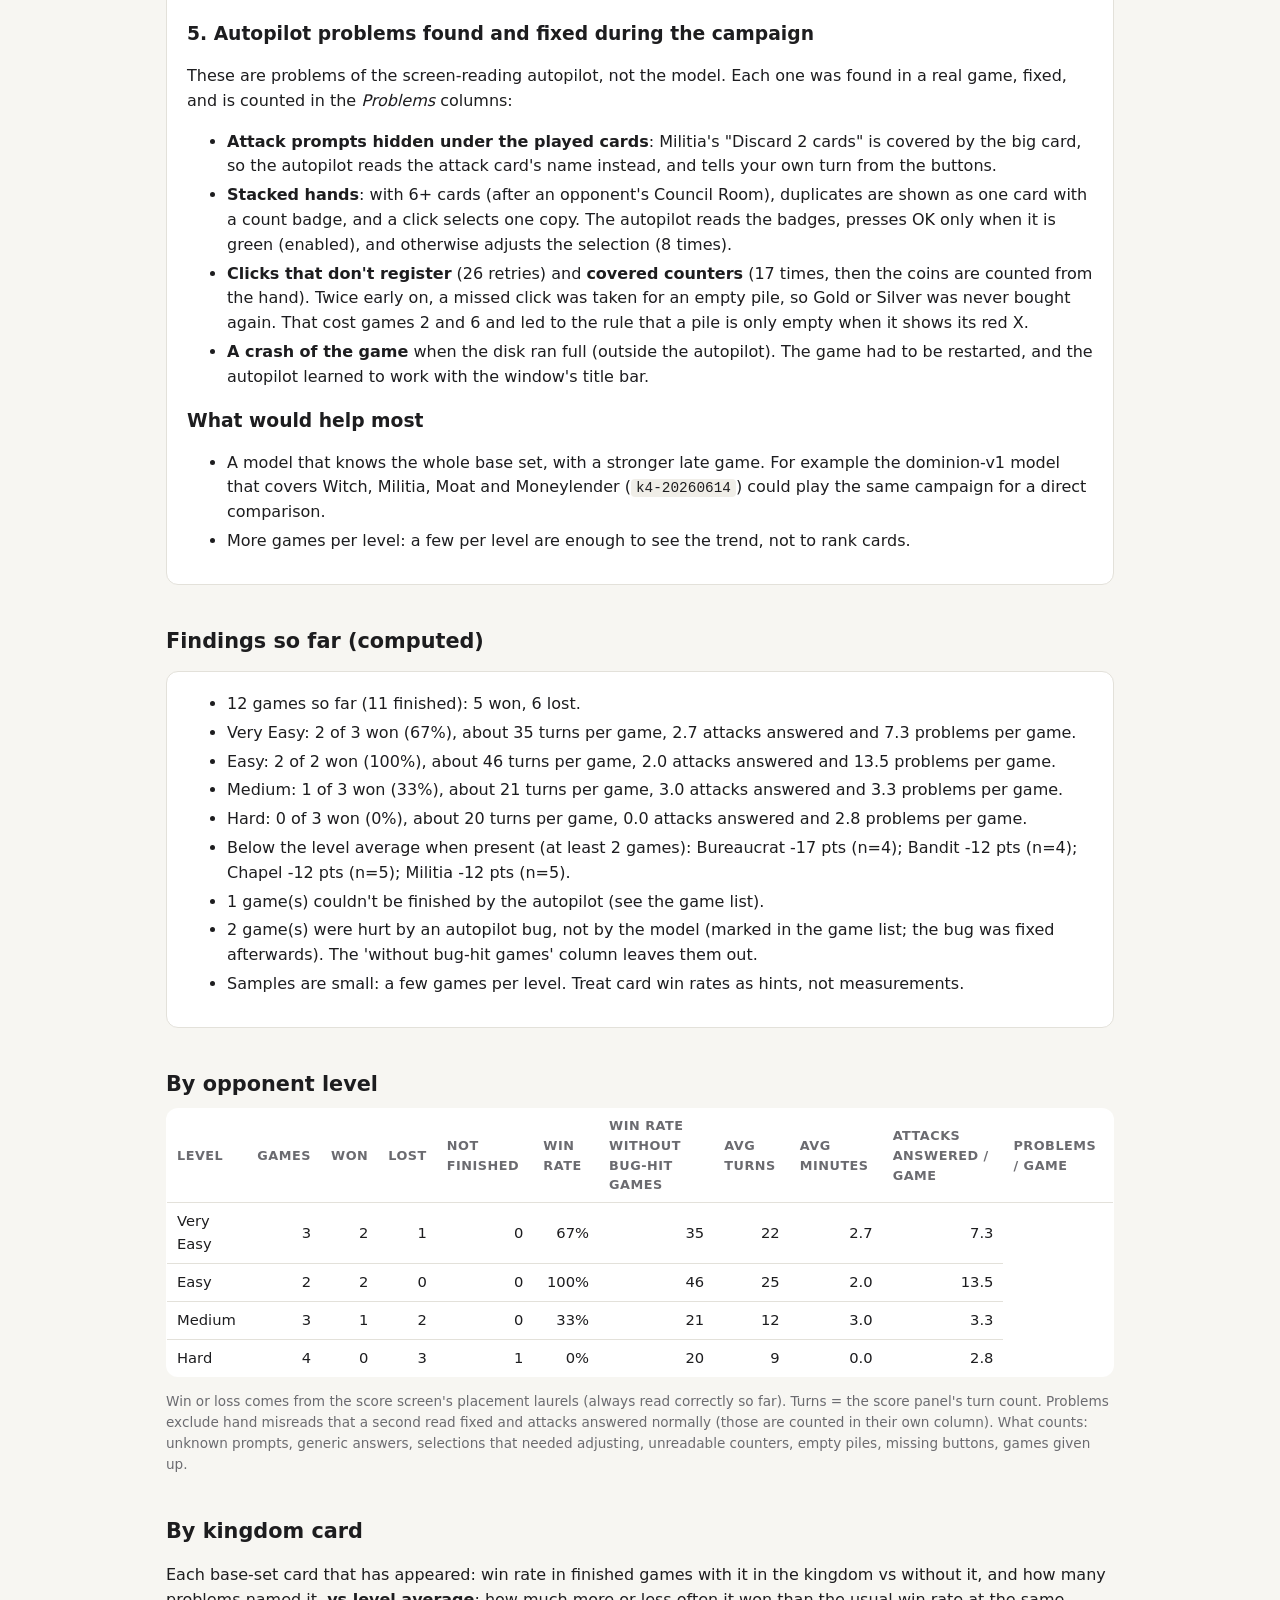
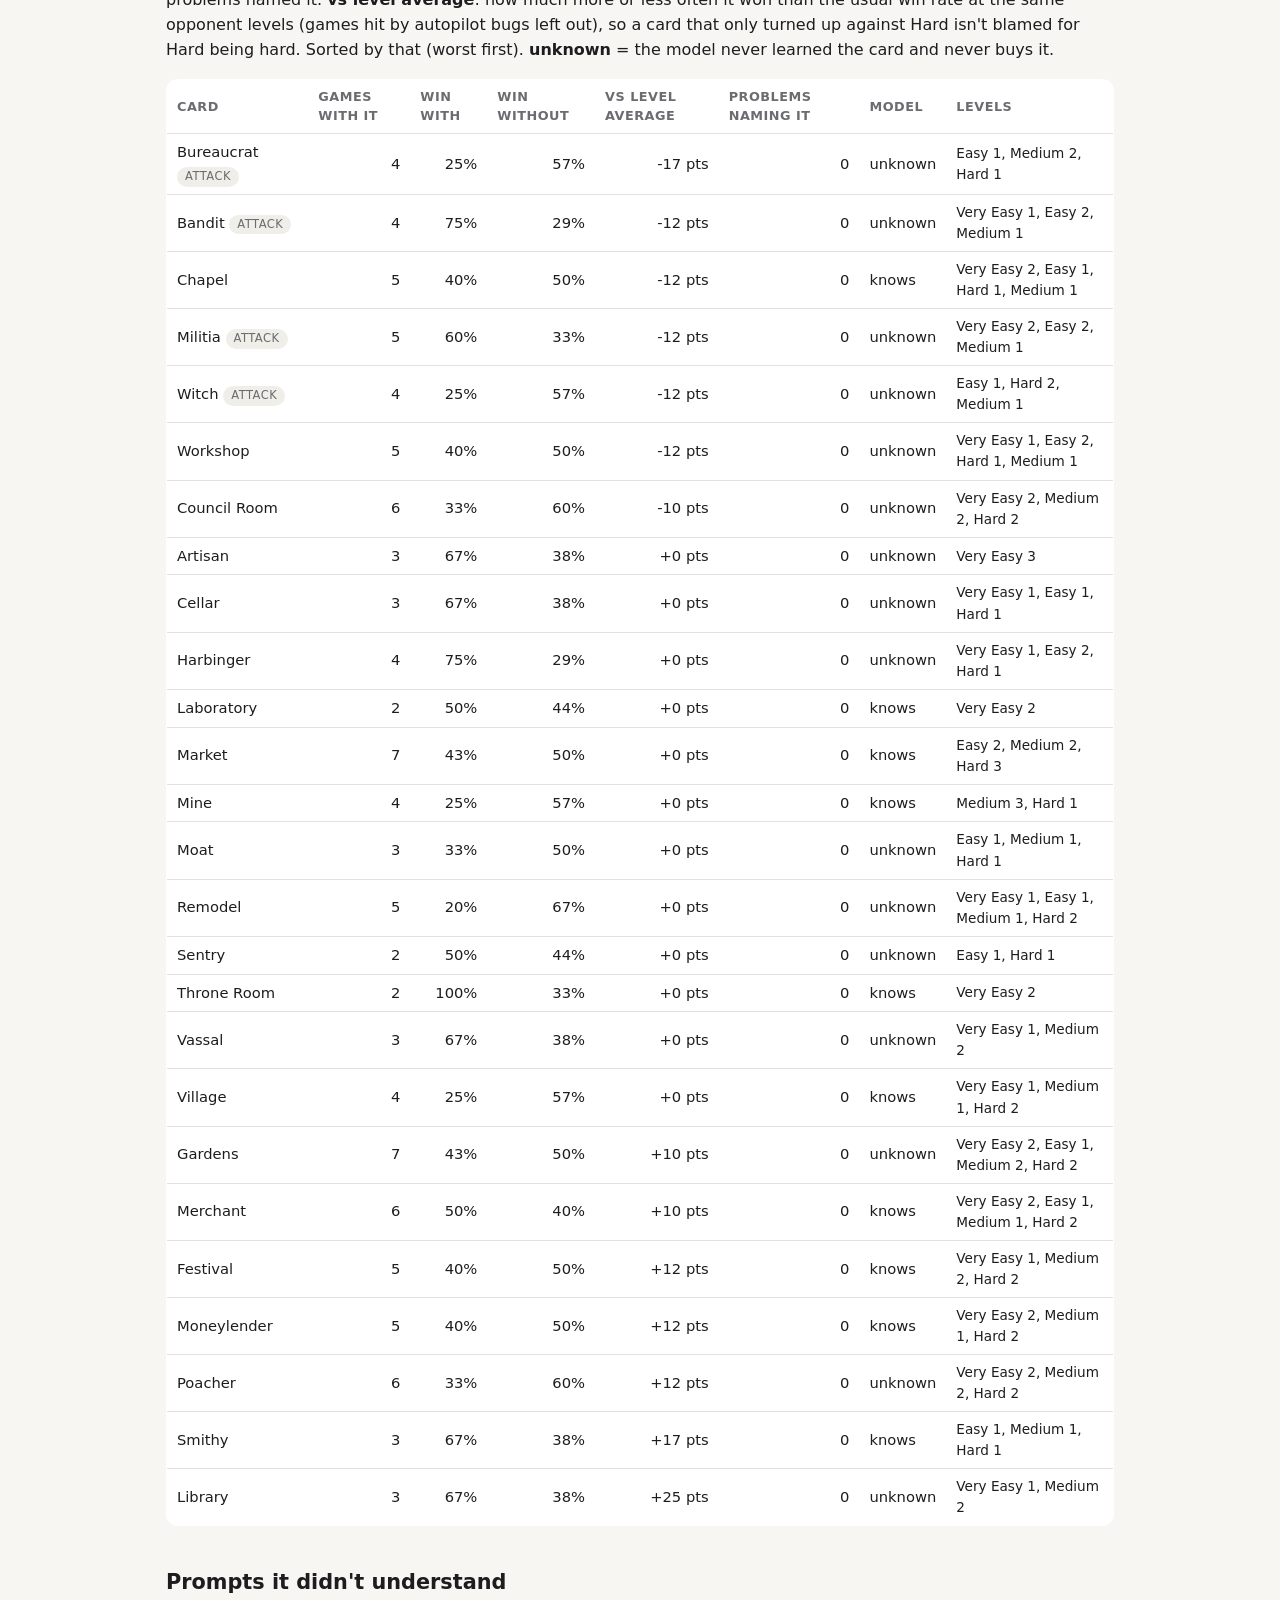
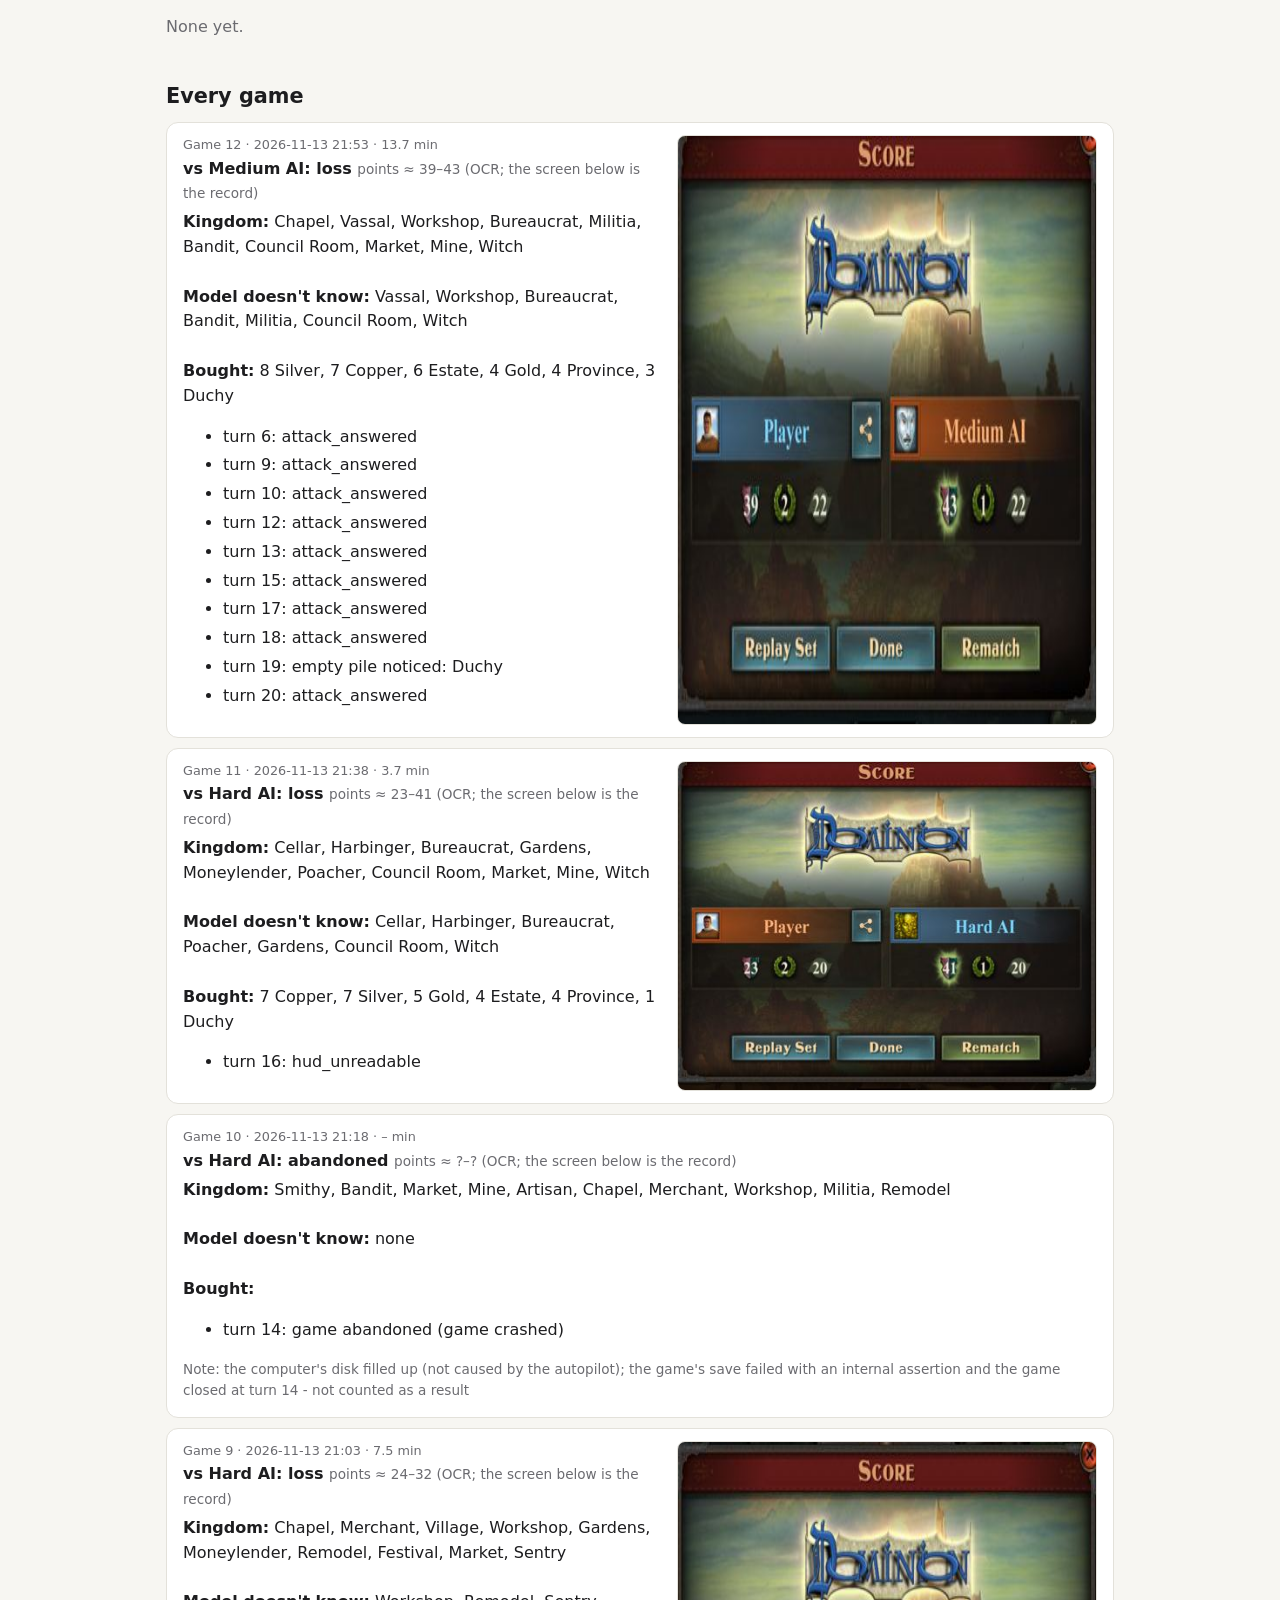
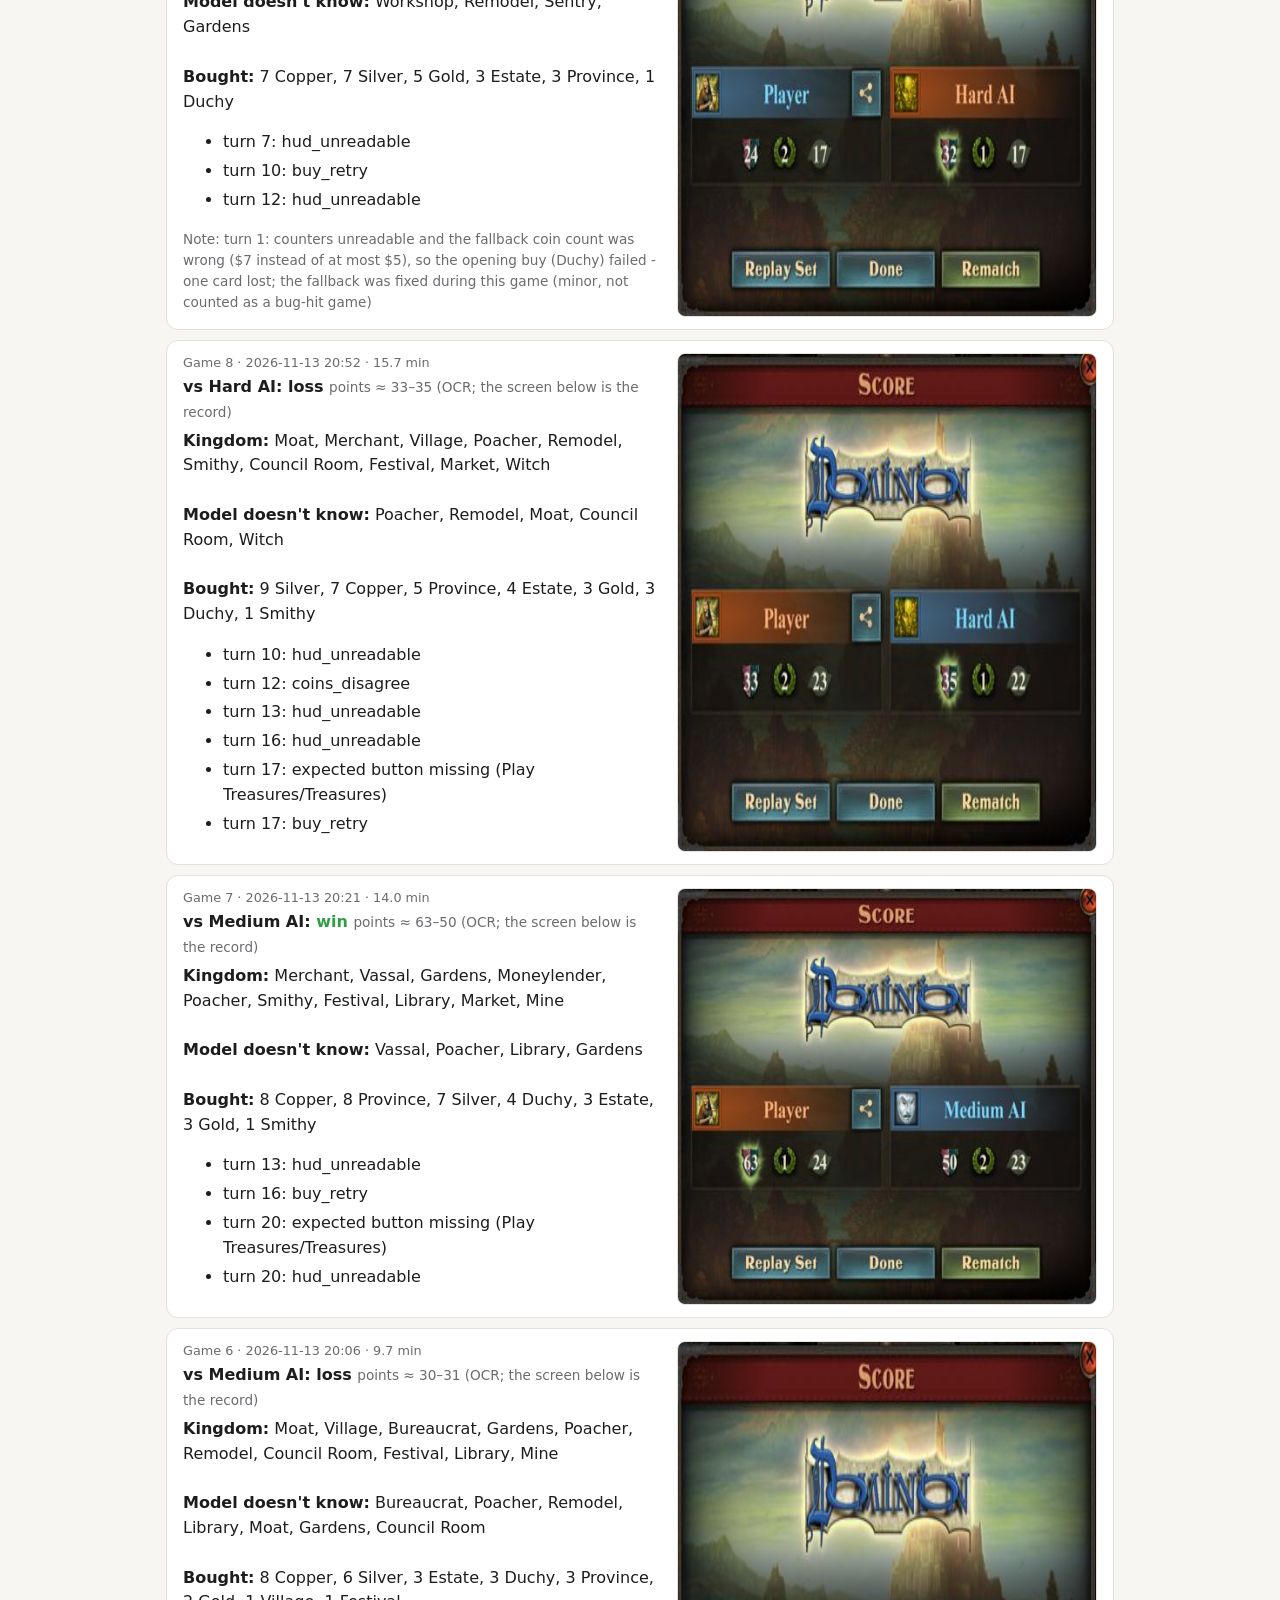
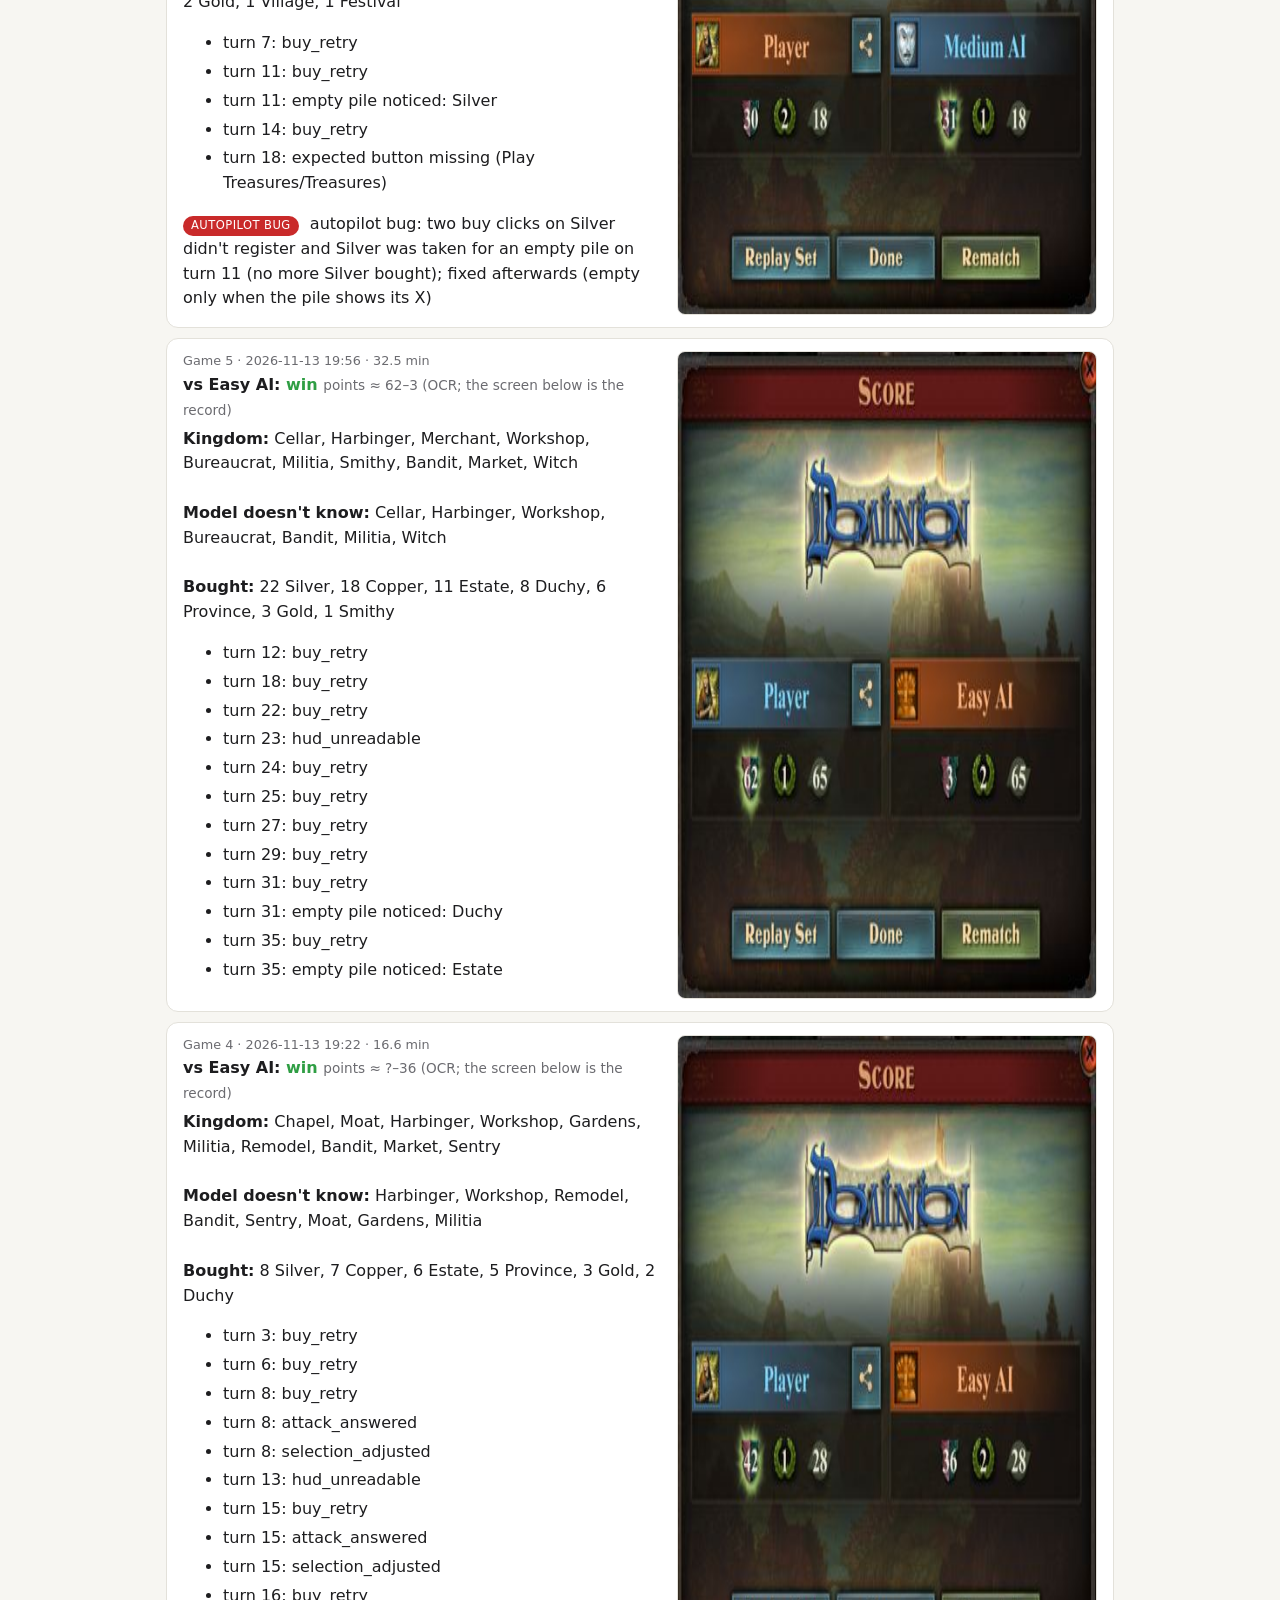
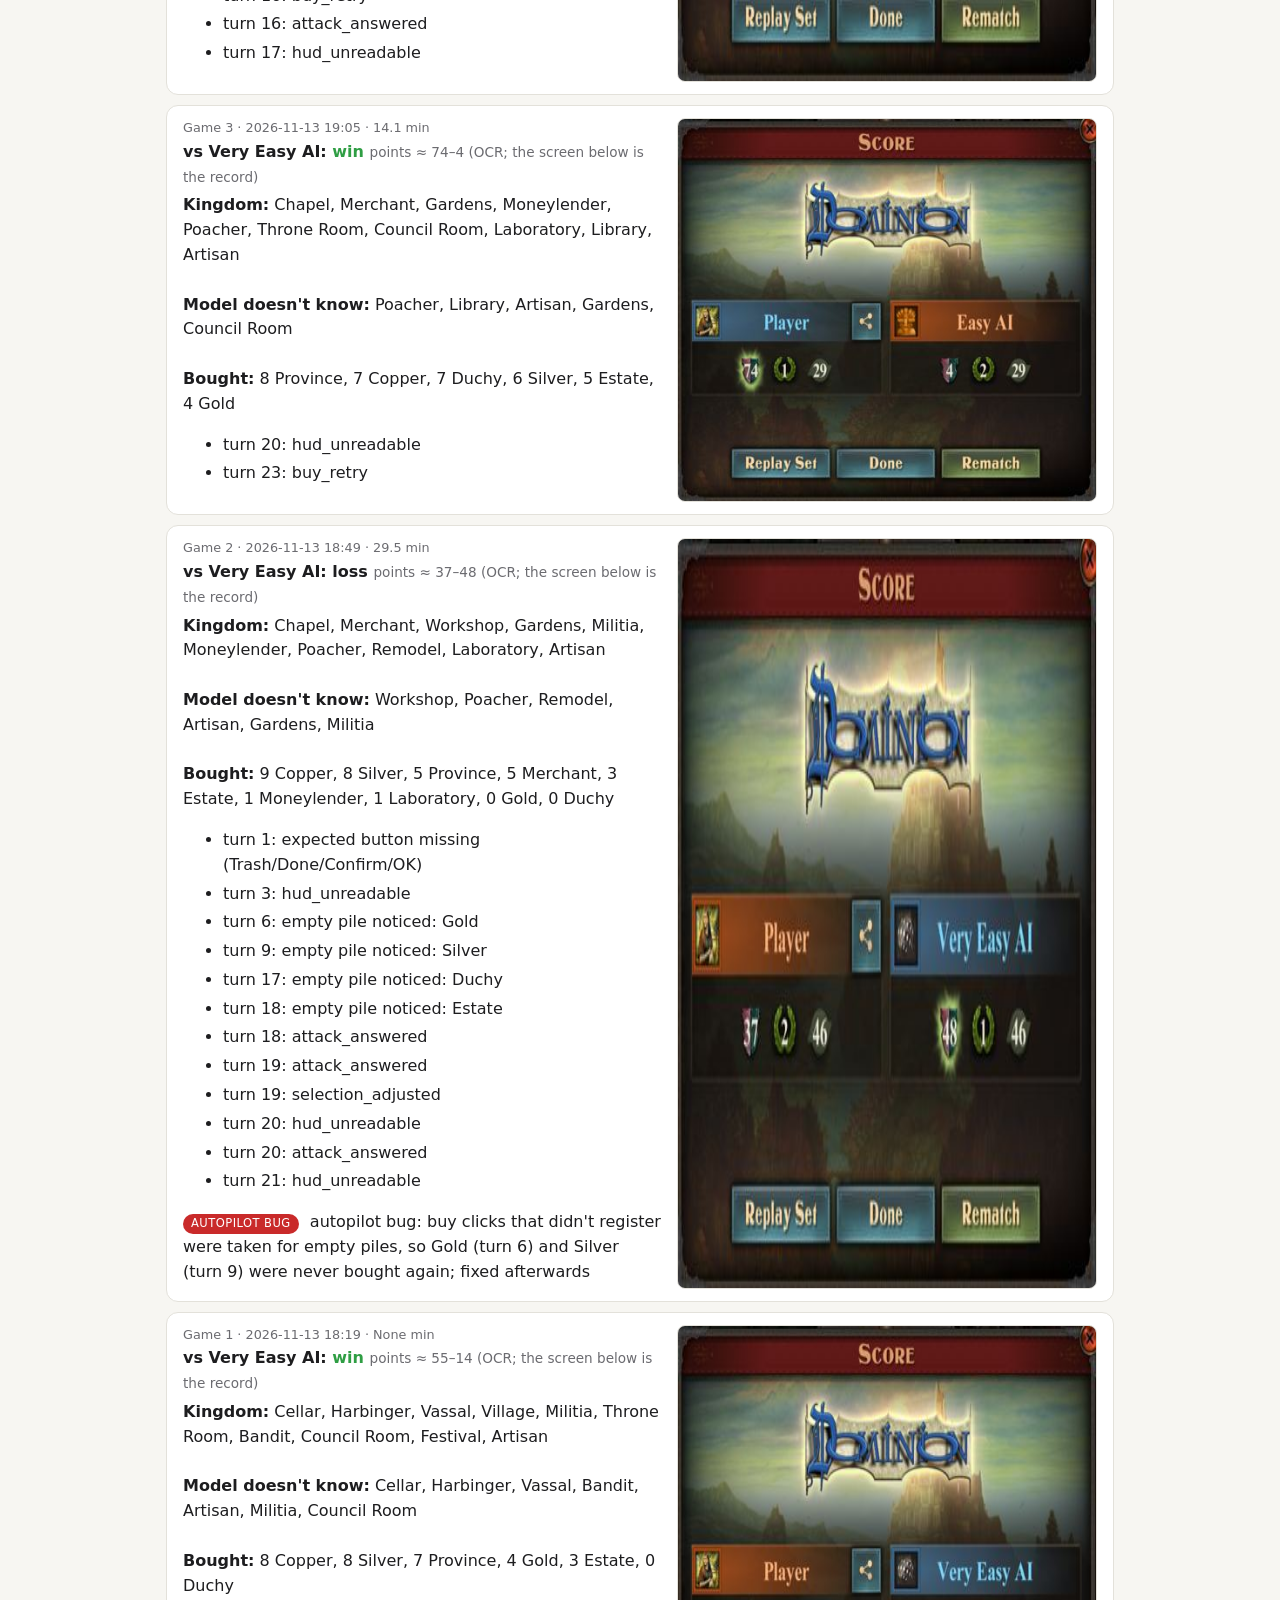
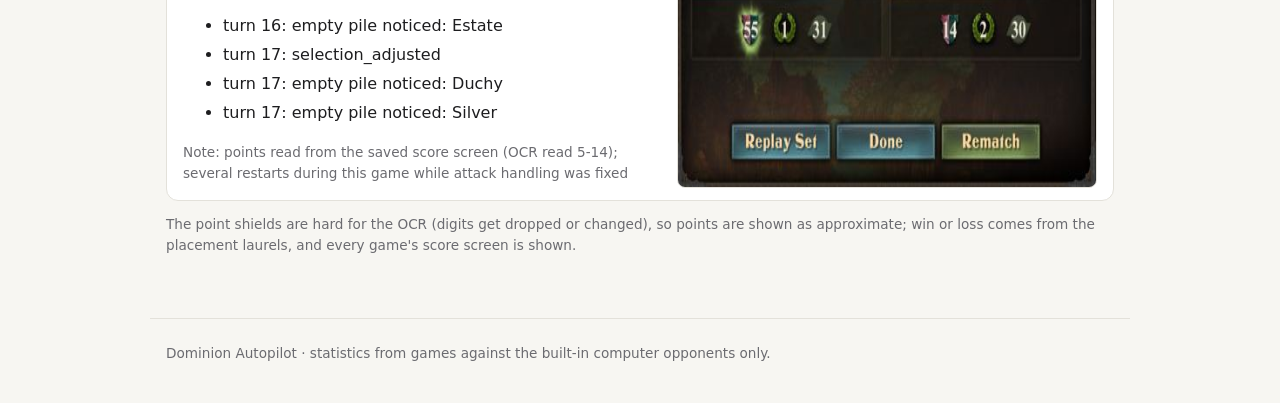
<file: docs/stats.html>
<!doctype html>
<html lang="en"><head><meta charset="utf-8"><meta name="viewport" content="width=device-width, initial-scale=1">
<title>Dominion Autopilot: Stats</title><link rel="stylesheet" href="style.css"><link rel="stylesheet" href="site.css">
</head><body><nav class="top"><a class="brand" href="index.html">🃏 Dominion Autopilot</a><a href="index.html">Home</a><a href="setup.html">Setup</a><a href="training.html">Training</a><a href="how.html">How it works</a><a href="run.html">Run it</a><a href="videos.html">Videos</a><a class="on" href="stats.html">Stats</a><a href="podcast/index.html">Podcast</a><a href="lessons.html">Lessons</a></nav><main>
<h1>Stats</h1>
<p class="lede">The autopilot (model <code>k1-steam</code>) plays the
built-in computer opponents, from Very Easy up to Hard, on the game's random <b>base-set</b> kingdoms. After every game this
page is rebuilt from <code>autopilot/stats/games.jsonl</code>: who won, by how much, and what the model had trouble with.
Updated 2026-11-13 21:53.</p>
<div class="cards">
<div class="card"><div class="k">Games</div><div class="v">12</div><div class="s">11 finished</div></div>
<div class="card"><div class="k">Won</div><div class="v">5</div><div class="s">45% of finished</div></div>
<div class="card"><div class="k">Hardest level so far</div><div class="v" style="font-size:1.2rem">Hard</div></div>
<div class="card"><div class="k">Problems logged</div><div class="v">70</div><div class="s">buy_retry 26, hud_unreadable 17, empty_pile 13, selection_adjusted 8, no_button 4, coins_disagree 1, abandoned 1</div></div>
</div>
<h2>What the campaign shows</h2>
<div class="box">
<p class="small muted">Written after the first full campaign (12 games, 11 finished, model <code>k1-steam</code>, random base-set
kingdoms). The tables below are recomputed after every game; this summary was written from them, and the numbers in it
come from the same file.</p>

<h3>1. Difficulty: wins stop at Medium</h3>
<ul>
<li><b>Very Easy and Easy: 4 of 4</b> clean games won. The one Very Easy loss (game 2) was caused by an autopilot bug,
not the model (see below).</li>
<li><b>Medium: 1 of 2</b> clean games won (63–50, then a 39–43 loss). The other Medium loss (game 6, 30–31) was also hit
by the same autopilot bug.</li>
<li><b>Hard: 0 of 3</b>, all clean losses, by about 2, 8 and 18 points. A fourth Hard game was lost to a crash of the
game itself (the computer's disk filled up), not counted.</li>
<li><b>The stronger opponents end the game early.</b> Against Hard, games took 17–23 turns. Against Very Easy and Easy
they took 28–65. The model's deck is built for a slow money game, and Medium and Hard finish the Provinces
before it catches up.</li>
</ul>

<h3>2. The model plays almost pure Big Money</h3>
<ul>
<li>On average <b>6 of the 10 kingdom cards</b> in a game were cards this model never learned or isn't allowed to
buy. <code>k1-steam</code> was evolved on one fixed 10-card kingdom, so Witch, Militia, Moat, Council Room, Bandit,
Bureaucrat, Gardens and the second-edition cards are invisible to it.</li>
<li>Even among the cards it knows, it bought action cards in only <b>5 of 11</b> games: one Smithy in three games,
five Merchants in one game, and a Village, Festival, Moneylender and Laboratory once each. Everything else was treasure and
Victory cards.</li>
<li>So kingdoms with strong engines or attacks favour the opponent. The model can't take part in them.</li>
</ul>

<h3>3. Cards</h3>
<ul>
<li>Adjusted for opponent level, <b>all four attack cards come out below average</b>: Bureaucrat −17 points,
Bandit, Militia and Witch −12 each. <b>But that's mostly one game</b> (game 12, a Medium loss with all four in the
kingdom). With 3–7 games per card these are hints, not measurements.</li>
<li><b>Witch</b> was in 4 games and only one was won (against Easy). The model never buys Witch or Moat, so it takes
the Curses without an answer.</li>
<li><b>Militia</b> attacks were answered 21 times across the campaign (discarding by the model's own Militia order).
Militia games went 3 won, 2 lost, and one of those losses was the bug game.</li>
<li>Kingdoms with <b>Smithy</b> did best (+17 points over level average). Smithy is the one action card the early
buy list wants first.</li>
</ul>

<h3>4. A known weak spot: long late games</h3>
<ul>
<li>When a game drags on (46 and 65 turns against the easiest opponents), the late buy list fills the deck with
Estates and Copper and prefers Silver to Gold. $8 hands become rare, and only the weak opponent saved those games.
The model was trained with a 40-turn cap, so it never faced this.</li>
</ul>

<h3>5. Autopilot problems found and fixed during the campaign</h3>
<p>These are problems of the screen-reading autopilot, not the model. Each one was found in a real game, fixed, and is
counted in the <i>Problems</i> columns:</p>
<ul>
<li><b>Attack prompts hidden under the played cards</b>: Militia's "Discard 2 cards" is covered by the big card, so the
autopilot reads the attack card's name instead, and tells your own turn from the buttons.</li>
<li><b>Stacked hands</b>: with 6+ cards (after an opponent's Council Room), duplicates are shown as one card with a
count badge, and a click selects one copy. The autopilot reads the badges, presses OK only when it is green (enabled),
and otherwise adjusts the selection (8 times).</li>
<li><b>Clicks that don't register</b> (26 retries) and <b>covered counters</b> (17 times, then the coins are counted from
the hand). Twice early on, a missed click was taken for an empty pile, so Gold or Silver was never bought again. That
cost games 2 and 6 and led to the rule that a pile is only empty when it shows its red X.</li>
<li><b>A crash of the game</b> when the disk ran full (outside the autopilot). The game had to be restarted, and the
autopilot learned to work with the window's title bar.</li>
</ul>

<h3>What would help most</h3>
<ul>
<li>A model that knows the whole base set, with a stronger late game. For example the dominion-v1 model that covers Witch,
Militia, Moat and Moneylender (<code>k4-20260614</code>) could play the same campaign for a direct comparison.</li>
<li>More games per level: a few per level are enough to see the trend, not to rank cards.</li>
</ul>
</div>

<h2>Findings so far (computed)</h2><div class="box"><ul><li>12 games so far (11 finished): 5 won, 6 lost.</li><li>Very Easy: 2 of 3 won (67%), about 35 turns per game, 2.7 attacks answered and 7.3 problems per game.</li><li>Easy: 2 of 2 won (100%), about 46 turns per game, 2.0 attacks answered and 13.5 problems per game.</li><li>Medium: 1 of 3 won (33%), about 21 turns per game, 3.0 attacks answered and 3.3 problems per game.</li><li>Hard: 0 of 3 won (0%), about 20 turns per game, 0.0 attacks answered and 2.8 problems per game.</li><li>Below the level average when present (at least 2 games): Bureaucrat -17 pts (n=4); Bandit -12 pts (n=4); Chapel -12 pts (n=5); Militia -12 pts (n=5).</li><li>1 game(s) couldn&#x27;t be finished by the autopilot (see the game list).</li><li>2 game(s) were hurt by an autopilot bug, not by the model (marked in the game list; the bug was fixed afterwards). The &#x27;without bug-hit games&#x27; column leaves them out.</li><li>Samples are small: a few games per level. Treat card win rates as hints, not measurements.</li></ul></div>
<h2>By opponent level</h2>
<div class="tablewrap"><table class="t"><tr><th>Level</th><th>Games</th><th>Won</th><th>Lost</th><th>Not finished</th>
<th>Win rate</th><th>Win rate without bug-hit games</th><th>Avg turns</th><th>Avg minutes</th><th>Attacks answered / game</th><th>Problems / game</th></tr>
<tr><td>Very Easy</td><td class='num'>3</td><td class='num'>2</td><td class='num'>1</td><td class='num'>0</td><td class='num'>67%</td><td class='num'>35</td><td class='num'>22</td><td class='num'>2.7</td><td class='num'>7.3</td></tr>
<tr><td>Easy</td><td class='num'>2</td><td class='num'>2</td><td class='num'>0</td><td class='num'>0</td><td class='num'>100%</td><td class='num'>46</td><td class='num'>25</td><td class='num'>2.0</td><td class='num'>13.5</td></tr>
<tr><td>Medium</td><td class='num'>3</td><td class='num'>1</td><td class='num'>2</td><td class='num'>0</td><td class='num'>33%</td><td class='num'>21</td><td class='num'>12</td><td class='num'>3.0</td><td class='num'>3.3</td></tr>
<tr><td>Hard</td><td class='num'>4</td><td class='num'>0</td><td class='num'>3</td><td class='num'>1</td><td class='num'>0%</td><td class='num'>20</td><td class='num'>9</td><td class='num'>0.0</td><td class='num'>2.8</td></tr>
</table></div>
<p class="small muted">Win or loss comes from the score screen's placement laurels (always read correctly so far).
Turns = the score panel's turn count. Problems exclude hand misreads that a second read fixed and attacks answered normally
(those are counted in their own column). What counts: unknown prompts, generic answers, selections that needed
adjusting, unreadable counters, empty piles, missing buttons, games given up.</p>
<h2>By kingdom card</h2>
<p>Each base-set card that has appeared: win rate in finished games with it in the kingdom vs without it, and how many
problems named it. <b>vs level average</b>: how much more or less often it won than the usual win rate at
the same opponent levels (games hit by autopilot bugs left out), so a card that only turned up against Hard isn't
blamed for Hard being hard. Sorted by that (worst first). <b>unknown</b> = the model never learned the card and never buys it.</p>
<div class="tablewrap"><table class="t"><tr><th>Card</th><th>Games with it</th><th>Win with</th><th>Win without</th><th>vs level average</th>
<th>Problems naming it</th><th>Model</th><th>Levels</th></tr>
<tr><td>Bureaucrat <span class=tag>attack</span></td><td class='num'>4</td><td class='num'>25%</td><td class='num'>57%</td><td class='num'>-17 pts</td><td class='num'>0</td><td>unknown</td><td class='small'>Easy 1, Medium 2, Hard 1</td></tr>
<tr><td>Bandit <span class=tag>attack</span></td><td class='num'>4</td><td class='num'>75%</td><td class='num'>29%</td><td class='num'>-12 pts</td><td class='num'>0</td><td>unknown</td><td class='small'>Very Easy 1, Easy 2, Medium 1</td></tr>
<tr><td>Chapel</td><td class='num'>5</td><td class='num'>40%</td><td class='num'>50%</td><td class='num'>-12 pts</td><td class='num'>0</td><td>knows</td><td class='small'>Very Easy 2, Easy 1, Hard 1, Medium 1</td></tr>
<tr><td>Militia <span class=tag>attack</span></td><td class='num'>5</td><td class='num'>60%</td><td class='num'>33%</td><td class='num'>-12 pts</td><td class='num'>0</td><td>unknown</td><td class='small'>Very Easy 2, Easy 2, Medium 1</td></tr>
<tr><td>Witch <span class=tag>attack</span></td><td class='num'>4</td><td class='num'>25%</td><td class='num'>57%</td><td class='num'>-12 pts</td><td class='num'>0</td><td>unknown</td><td class='small'>Easy 1, Hard 2, Medium 1</td></tr>
<tr><td>Workshop</td><td class='num'>5</td><td class='num'>40%</td><td class='num'>50%</td><td class='num'>-12 pts</td><td class='num'>0</td><td>unknown</td><td class='small'>Very Easy 1, Easy 2, Hard 1, Medium 1</td></tr>
<tr><td>Council Room</td><td class='num'>6</td><td class='num'>33%</td><td class='num'>60%</td><td class='num'>-10 pts</td><td class='num'>0</td><td>unknown</td><td class='small'>Very Easy 2, Medium 2, Hard 2</td></tr>
<tr><td>Artisan</td><td class='num'>3</td><td class='num'>67%</td><td class='num'>38%</td><td class='num'>+0 pts</td><td class='num'>0</td><td>unknown</td><td class='small'>Very Easy 3</td></tr>
<tr><td>Cellar</td><td class='num'>3</td><td class='num'>67%</td><td class='num'>38%</td><td class='num'>+0 pts</td><td class='num'>0</td><td>unknown</td><td class='small'>Very Easy 1, Easy 1, Hard 1</td></tr>
<tr><td>Harbinger</td><td class='num'>4</td><td class='num'>75%</td><td class='num'>29%</td><td class='num'>+0 pts</td><td class='num'>0</td><td>unknown</td><td class='small'>Very Easy 1, Easy 2, Hard 1</td></tr>
<tr><td>Laboratory</td><td class='num'>2</td><td class='num'>50%</td><td class='num'>44%</td><td class='num'>+0 pts</td><td class='num'>0</td><td>knows</td><td class='small'>Very Easy 2</td></tr>
<tr><td>Market</td><td class='num'>7</td><td class='num'>43%</td><td class='num'>50%</td><td class='num'>+0 pts</td><td class='num'>0</td><td>knows</td><td class='small'>Easy 2, Medium 2, Hard 3</td></tr>
<tr><td>Mine</td><td class='num'>4</td><td class='num'>25%</td><td class='num'>57%</td><td class='num'>+0 pts</td><td class='num'>0</td><td>knows</td><td class='small'>Medium 3, Hard 1</td></tr>
<tr><td>Moat</td><td class='num'>3</td><td class='num'>33%</td><td class='num'>50%</td><td class='num'>+0 pts</td><td class='num'>0</td><td>unknown</td><td class='small'>Easy 1, Medium 1, Hard 1</td></tr>
<tr><td>Remodel</td><td class='num'>5</td><td class='num'>20%</td><td class='num'>67%</td><td class='num'>+0 pts</td><td class='num'>0</td><td>unknown</td><td class='small'>Very Easy 1, Easy 1, Medium 1, Hard 2</td></tr>
<tr><td>Sentry</td><td class='num'>2</td><td class='num'>50%</td><td class='num'>44%</td><td class='num'>+0 pts</td><td class='num'>0</td><td>unknown</td><td class='small'>Easy 1, Hard 1</td></tr>
<tr><td>Throne Room</td><td class='num'>2</td><td class='num'>100%</td><td class='num'>33%</td><td class='num'>+0 pts</td><td class='num'>0</td><td>knows</td><td class='small'>Very Easy 2</td></tr>
<tr><td>Vassal</td><td class='num'>3</td><td class='num'>67%</td><td class='num'>38%</td><td class='num'>+0 pts</td><td class='num'>0</td><td>unknown</td><td class='small'>Very Easy 1, Medium 2</td></tr>
<tr><td>Village</td><td class='num'>4</td><td class='num'>25%</td><td class='num'>57%</td><td class='num'>+0 pts</td><td class='num'>0</td><td>knows</td><td class='small'>Very Easy 1, Medium 1, Hard 2</td></tr>
<tr><td>Gardens</td><td class='num'>7</td><td class='num'>43%</td><td class='num'>50%</td><td class='num'>+10 pts</td><td class='num'>0</td><td>unknown</td><td class='small'>Very Easy 2, Easy 1, Medium 2, Hard 2</td></tr>
<tr><td>Merchant</td><td class='num'>6</td><td class='num'>50%</td><td class='num'>40%</td><td class='num'>+10 pts</td><td class='num'>0</td><td>knows</td><td class='small'>Very Easy 2, Easy 1, Medium 1, Hard 2</td></tr>
<tr><td>Festival</td><td class='num'>5</td><td class='num'>40%</td><td class='num'>50%</td><td class='num'>+12 pts</td><td class='num'>0</td><td>knows</td><td class='small'>Very Easy 1, Medium 2, Hard 2</td></tr>
<tr><td>Moneylender</td><td class='num'>5</td><td class='num'>40%</td><td class='num'>50%</td><td class='num'>+12 pts</td><td class='num'>0</td><td>knows</td><td class='small'>Very Easy 2, Medium 1, Hard 2</td></tr>
<tr><td>Poacher</td><td class='num'>6</td><td class='num'>33%</td><td class='num'>60%</td><td class='num'>+12 pts</td><td class='num'>0</td><td>unknown</td><td class='small'>Very Easy 2, Medium 2, Hard 2</td></tr>
<tr><td>Smithy</td><td class='num'>3</td><td class='num'>67%</td><td class='num'>38%</td><td class='num'>+17 pts</td><td class='num'>0</td><td>knows</td><td class='small'>Easy 1, Medium 1, Hard 1</td></tr>
<tr><td>Library</td><td class='num'>3</td><td class='num'>67%</td><td class='num'>38%</td><td class='num'>+25 pts</td><td class='num'>0</td><td>unknown</td><td class='small'>Very Easy 1, Medium 2</td></tr>
</table></div><h2>Prompts it didn't understand</h2>
<p class='muted'>None yet.</p>
<h2>Every game</h2>
<div class="ev"><div class="body"><div class="t">Game 12 · 2026-11-13 21:53 · 13.7 min</div>
<h4>vs Medium AI: <span class="result ">loss</span> <span class="small muted">points ≈ 39–43 (OCR; the screen below is the record)</span></h4>
<p><b>Kingdom:</b> Chapel, Vassal, Workshop, Bureaucrat, Militia, Bandit, Council Room, Market, Mine, Witch<br>
<b>Model doesn't know:</b> Vassal, Workshop, Bureaucrat, Bandit, Militia, Council Room, Witch<br>
<b>Bought:</b> 8 Silver, 7 Copper, 6 Estate, 4 Gold, 4 Province, 3 Duchy</p>
<ul><li>turn 6: attack_answered</li><li>turn 9: attack_answered</li><li>turn 10: attack_answered</li><li>turn 12: attack_answered</li><li>turn 13: attack_answered</li><li>turn 15: attack_answered</li><li>turn 17: attack_answered</li><li>turn 18: attack_answered</li><li>turn 19: empty pile noticed: Duchy</li><li>turn 20: attack_answered</li></ul>


</div>
<img src="img/stats/score_12.jpg" alt="score screen of game 12"></div>
<div class="ev"><div class="body"><div class="t">Game 11 · 2026-11-13 21:38 · 3.7 min</div>
<h4>vs Hard AI: <span class="result ">loss</span> <span class="small muted">points ≈ 23–41 (OCR; the screen below is the record)</span></h4>
<p><b>Kingdom:</b> Cellar, Harbinger, Bureaucrat, Gardens, Moneylender, Poacher, Council Room, Market, Mine, Witch<br>
<b>Model doesn't know:</b> Cellar, Harbinger, Bureaucrat, Poacher, Gardens, Council Room, Witch<br>
<b>Bought:</b> 7 Copper, 7 Silver, 5 Gold, 4 Estate, 4 Province, 1 Duchy</p>
<ul><li>turn 16: hud_unreadable</li></ul>


</div>
<img src="img/stats/score_11.jpg" alt="score screen of game 11"></div>
<div class="ev"><div class="body"><div class="t">Game 10 · 2026-11-13 21:18 · – min</div>
<h4>vs Hard AI: <span class="result ">abandoned</span> <span class="small muted">points ≈ ?–? (OCR; the screen below is the record)</span></h4>
<p><b>Kingdom:</b> Smithy, Bandit, Market, Mine, Artisan, Chapel, Merchant, Workshop, Militia, Remodel<br>
<b>Model doesn't know:</b> none<br>
<b>Bought:</b> </p>
<ul><li>turn 14: game abandoned (game crashed)</li></ul>

<p class="small muted">Note: the computer&#x27;s disk filled up (not caused by the autopilot); the game&#x27;s save failed with an internal assertion and the game closed at turn 14 - not counted as a result</p>
</div>
</div>
<div class="ev"><div class="body"><div class="t">Game 9 · 2026-11-13 21:03 · 7.5 min</div>
<h4>vs Hard AI: <span class="result ">loss</span> <span class="small muted">points ≈ 24–32 (OCR; the screen below is the record)</span></h4>
<p><b>Kingdom:</b> Chapel, Merchant, Village, Workshop, Gardens, Moneylender, Remodel, Festival, Market, Sentry<br>
<b>Model doesn't know:</b> Workshop, Remodel, Sentry, Gardens<br>
<b>Bought:</b> 7 Copper, 7 Silver, 5 Gold, 3 Estate, 3 Province, 1 Duchy</p>
<ul><li>turn 7: hud_unreadable</li><li>turn 10: buy_retry</li><li>turn 12: hud_unreadable</li></ul>

<p class="small muted">Note: turn 1: counters unreadable and the fallback coin count was wrong ($7 instead of at most $5), so the opening buy (Duchy) failed - one card lost; the fallback was fixed during this game (minor, not counted as a bug-hit game)</p>
</div>
<img src="img/stats/score_9.jpg" alt="score screen of game 9"></div>
<div class="ev"><div class="body"><div class="t">Game 8 · 2026-11-13 20:52 · 15.7 min</div>
<h4>vs Hard AI: <span class="result ">loss</span> <span class="small muted">points ≈ 33–35 (OCR; the screen below is the record)</span></h4>
<p><b>Kingdom:</b> Moat, Merchant, Village, Poacher, Remodel, Smithy, Council Room, Festival, Market, Witch<br>
<b>Model doesn't know:</b> Poacher, Remodel, Moat, Council Room, Witch<br>
<b>Bought:</b> 9 Silver, 7 Copper, 5 Province, 4 Estate, 3 Gold, 3 Duchy, 1 Smithy</p>
<ul><li>turn 10: hud_unreadable</li><li>turn 12: coins_disagree</li><li>turn 13: hud_unreadable</li><li>turn 16: hud_unreadable</li><li>turn 17: expected button missing (Play Treasures/Treasures)</li><li>turn 17: buy_retry</li></ul>


</div>
<img src="img/stats/score_8.jpg" alt="score screen of game 8"></div>
<div class="ev"><div class="body"><div class="t">Game 7 · 2026-11-13 20:21 · 14.0 min</div>
<h4>vs Medium AI: <span class="result win">win</span> <span class="small muted">points ≈ 63–50 (OCR; the screen below is the record)</span></h4>
<p><b>Kingdom:</b> Merchant, Vassal, Gardens, Moneylender, Poacher, Smithy, Festival, Library, Market, Mine<br>
<b>Model doesn't know:</b> Vassal, Poacher, Library, Gardens<br>
<b>Bought:</b> 8 Copper, 8 Province, 7 Silver, 4 Duchy, 3 Estate, 3 Gold, 1 Smithy</p>
<ul><li>turn 13: hud_unreadable</li><li>turn 16: buy_retry</li><li>turn 20: expected button missing (Play Treasures/Treasures)</li><li>turn 20: hud_unreadable</li></ul>


</div>
<img src="img/stats/score_7.jpg" alt="score screen of game 7"></div>
<div class="ev"><div class="body"><div class="t">Game 6 · 2026-11-13 20:06 · 9.7 min</div>
<h4>vs Medium AI: <span class="result ">loss</span> <span class="small muted">points ≈ 30–31 (OCR; the screen below is the record)</span></h4>
<p><b>Kingdom:</b> Moat, Village, Bureaucrat, Gardens, Poacher, Remodel, Council Room, Festival, Library, Mine<br>
<b>Model doesn't know:</b> Bureaucrat, Poacher, Remodel, Library, Moat, Gardens, Council Room<br>
<b>Bought:</b> 8 Copper, 6 Silver, 3 Estate, 3 Duchy, 3 Province, 2 Gold, 1 Village, 1 Festival</p>
<ul><li>turn 7: buy_retry</li><li>turn 11: buy_retry</li><li>turn 11: empty pile noticed: Silver</li><li>turn 14: buy_retry</li><li>turn 18: expected button missing (Play Treasures/Treasures)</li></ul>


<p><span class="tag crash">autopilot bug</span> autopilot bug: two buy clicks on Silver didn&#x27;t register and Silver was taken for an empty pile on turn 11 (no more Silver bought); fixed afterwards (empty only when the pile shows its X)</p></div>
<img src="img/stats/score_6.jpg" alt="score screen of game 6"></div>
<div class="ev"><div class="body"><div class="t">Game 5 · 2026-11-13 19:56 · 32.5 min</div>
<h4>vs Easy AI: <span class="result win">win</span> <span class="small muted">points ≈ 62–3 (OCR; the screen below is the record)</span></h4>
<p><b>Kingdom:</b> Cellar, Harbinger, Merchant, Workshop, Bureaucrat, Militia, Smithy, Bandit, Market, Witch<br>
<b>Model doesn't know:</b> Cellar, Harbinger, Workshop, Bureaucrat, Bandit, Militia, Witch<br>
<b>Bought:</b> 22 Silver, 18 Copper, 11 Estate, 8 Duchy, 6 Province, 3 Gold, 1 Smithy</p>
<ul><li>turn 12: buy_retry</li><li>turn 18: buy_retry</li><li>turn 22: buy_retry</li><li>turn 23: hud_unreadable</li><li>turn 24: buy_retry</li><li>turn 25: buy_retry</li><li>turn 27: buy_retry</li><li>turn 29: buy_retry</li><li>turn 31: buy_retry</li><li>turn 31: empty pile noticed: Duchy</li><li>turn 35: buy_retry</li><li>turn 35: empty pile noticed: Estate</li></ul>


</div>
<img src="img/stats/score_5.jpg" alt="score screen of game 5"></div>
<div class="ev"><div class="body"><div class="t">Game 4 · 2026-11-13 19:22 · 16.6 min</div>
<h4>vs Easy AI: <span class="result win">win</span> <span class="small muted">points ≈ ?–36 (OCR; the screen below is the record)</span></h4>
<p><b>Kingdom:</b> Chapel, Moat, Harbinger, Workshop, Gardens, Militia, Remodel, Bandit, Market, Sentry<br>
<b>Model doesn't know:</b> Harbinger, Workshop, Remodel, Bandit, Sentry, Moat, Gardens, Militia<br>
<b>Bought:</b> 8 Silver, 7 Copper, 6 Estate, 5 Province, 3 Gold, 2 Duchy</p>
<ul><li>turn 3: buy_retry</li><li>turn 6: buy_retry</li><li>turn 8: buy_retry</li><li>turn 8: attack_answered</li><li>turn 8: selection_adjusted</li><li>turn 13: hud_unreadable</li><li>turn 15: buy_retry</li><li>turn 15: attack_answered</li><li>turn 15: selection_adjusted</li><li>turn 16: buy_retry</li><li>turn 16: attack_answered</li><li>turn 17: hud_unreadable</li></ul>


</div>
<img src="img/stats/score_4.jpg" alt="score screen of game 4"></div>
<div class="ev"><div class="body"><div class="t">Game 3 · 2026-11-13 19:05 · 14.1 min</div>
<h4>vs Very Easy AI: <span class="result win">win</span> <span class="small muted">points ≈ 74–4 (OCR; the screen below is the record)</span></h4>
<p><b>Kingdom:</b> Chapel, Merchant, Gardens, Moneylender, Poacher, Throne Room, Council Room, Laboratory, Library, Artisan<br>
<b>Model doesn't know:</b> Poacher, Library, Artisan, Gardens, Council Room<br>
<b>Bought:</b> 8 Province, 7 Copper, 7 Duchy, 6 Silver, 5 Estate, 4 Gold</p>
<ul><li>turn 20: hud_unreadable</li><li>turn 23: buy_retry</li></ul>


</div>
<img src="img/stats/score_3.jpg" alt="score screen of game 3"></div>
<div class="ev"><div class="body"><div class="t">Game 2 · 2026-11-13 18:49 · 29.5 min</div>
<h4>vs Very Easy AI: <span class="result ">loss</span> <span class="small muted">points ≈ 37–48 (OCR; the screen below is the record)</span></h4>
<p><b>Kingdom:</b> Chapel, Merchant, Workshop, Gardens, Militia, Moneylender, Poacher, Remodel, Laboratory, Artisan<br>
<b>Model doesn't know:</b> Workshop, Poacher, Remodel, Artisan, Gardens, Militia<br>
<b>Bought:</b> 9 Copper, 8 Silver, 5 Province, 5 Merchant, 3 Estate, 1 Moneylender, 1 Laboratory, 0 Gold, 0 Duchy</p>
<ul><li>turn 1: expected button missing (Trash/Done/Confirm/OK)</li><li>turn 3: hud_unreadable</li><li>turn 6: empty pile noticed: Gold</li><li>turn 9: empty pile noticed: Silver</li><li>turn 17: empty pile noticed: Duchy</li><li>turn 18: empty pile noticed: Estate</li><li>turn 18: attack_answered</li><li>turn 19: attack_answered</li><li>turn 19: selection_adjusted</li><li>turn 20: hud_unreadable</li><li>turn 20: attack_answered</li><li>turn 21: hud_unreadable</li></ul>


<p><span class="tag crash">autopilot bug</span> autopilot bug: buy clicks that didn&#x27;t register were taken for empty piles, so Gold (turn 6) and Silver (turn 9) were never bought again; fixed afterwards</p></div>
<img src="img/stats/score_2.jpg" alt="score screen of game 2"></div>
<div class="ev"><div class="body"><div class="t">Game 1 · 2026-11-13 18:19 · None min</div>
<h4>vs Very Easy AI: <span class="result win">win</span> <span class="small muted">points ≈ 55–14 (OCR; the screen below is the record)</span></h4>
<p><b>Kingdom:</b> Cellar, Harbinger, Vassal, Village, Militia, Throne Room, Bandit, Council Room, Festival, Artisan<br>
<b>Model doesn't know:</b> Cellar, Harbinger, Vassal, Bandit, Artisan, Militia, Council Room<br>
<b>Bought:</b> 8 Copper, 8 Silver, 7 Province, 4 Gold, 3 Estate, 0 Duchy</p>
<ul><li>turn 16: empty pile noticed: Estate</li><li>turn 17: selection_adjusted</li><li>turn 17: empty pile noticed: Duchy</li><li>turn 17: empty pile noticed: Silver</li></ul>

<p class="small muted">Note: points read from the saved score screen (OCR read 5-14); several restarts during this game while attack handling was fixed</p>
</div>
<img src="img/stats/score_1.jpg" alt="score screen of game 1"></div>
<p class="small muted">The point shields are hard for the OCR (digits get dropped or changed), so points are shown as
approximate; win or loss comes from the placement laurels, and every game's score screen is shown.</p>
</main><footer>Dominion Autopilot · statistics from games against the built-in computer opponents only.</footer></body></html>
</file>
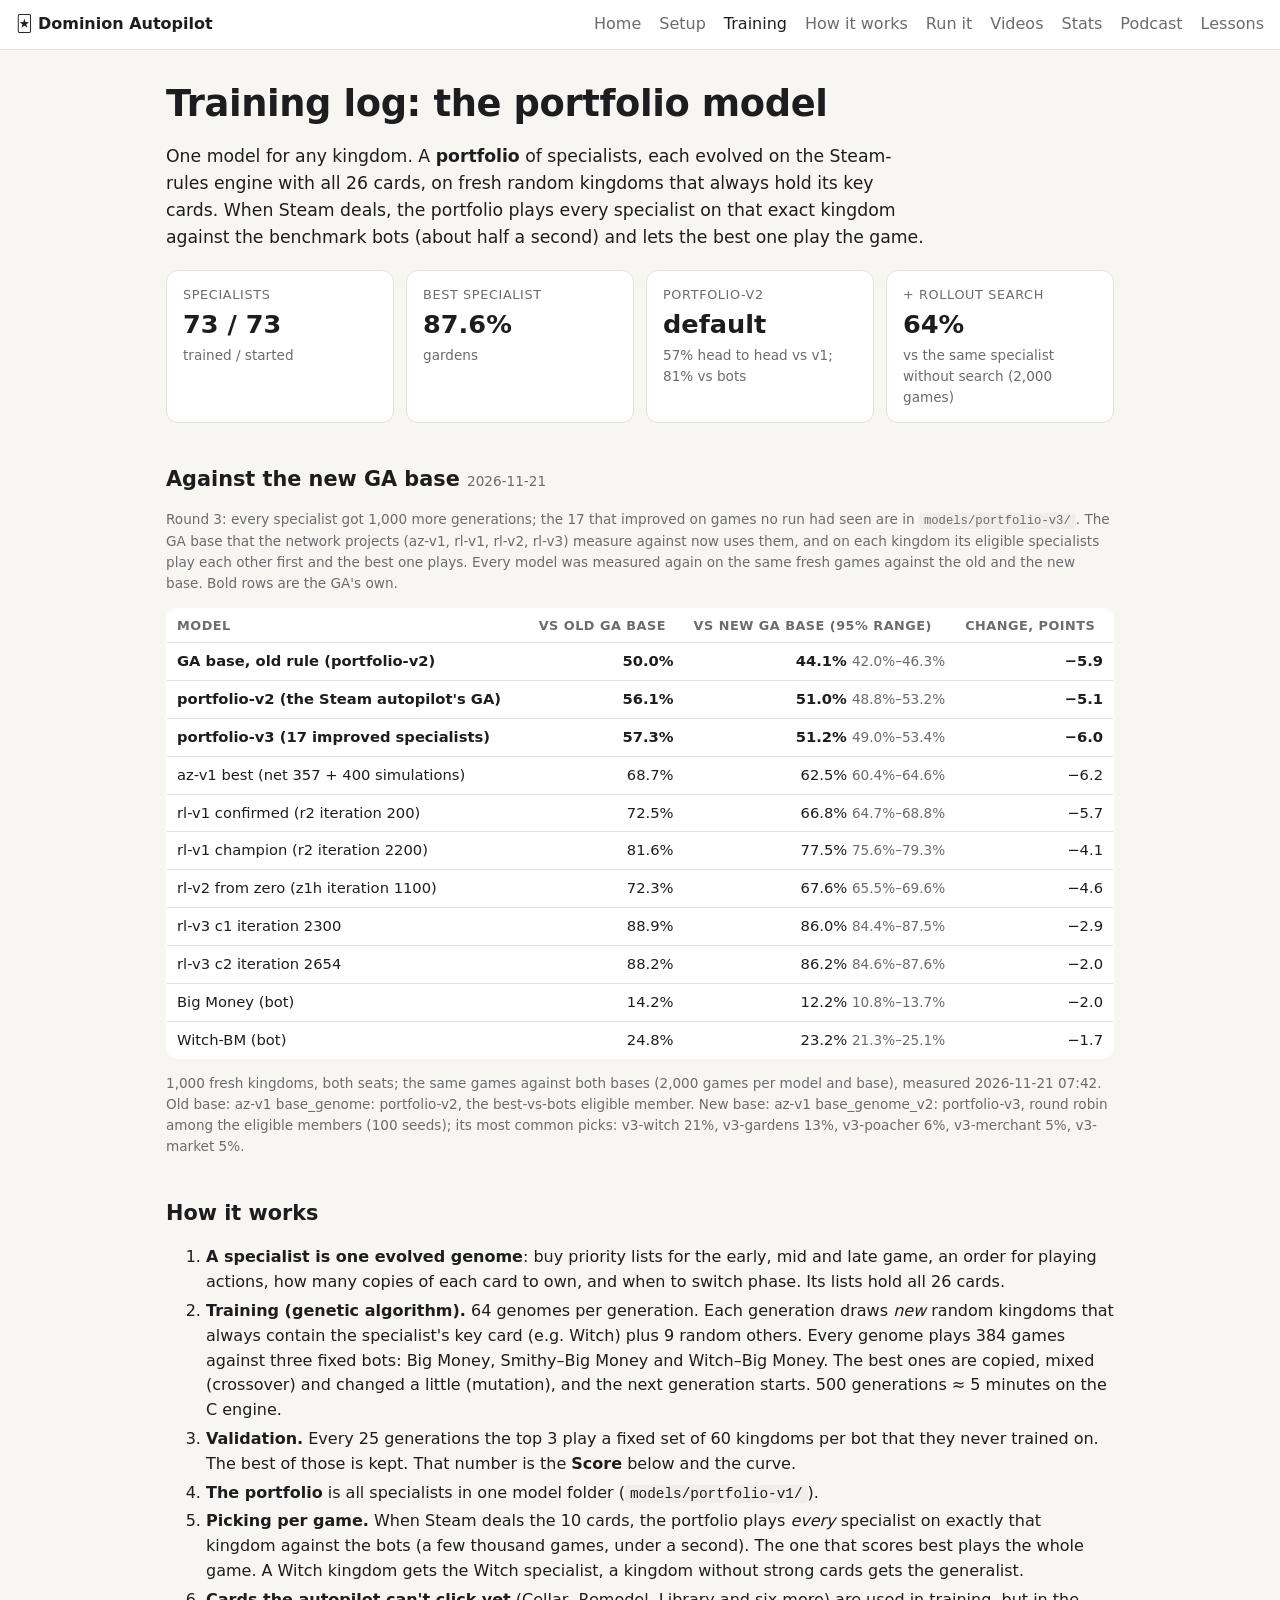
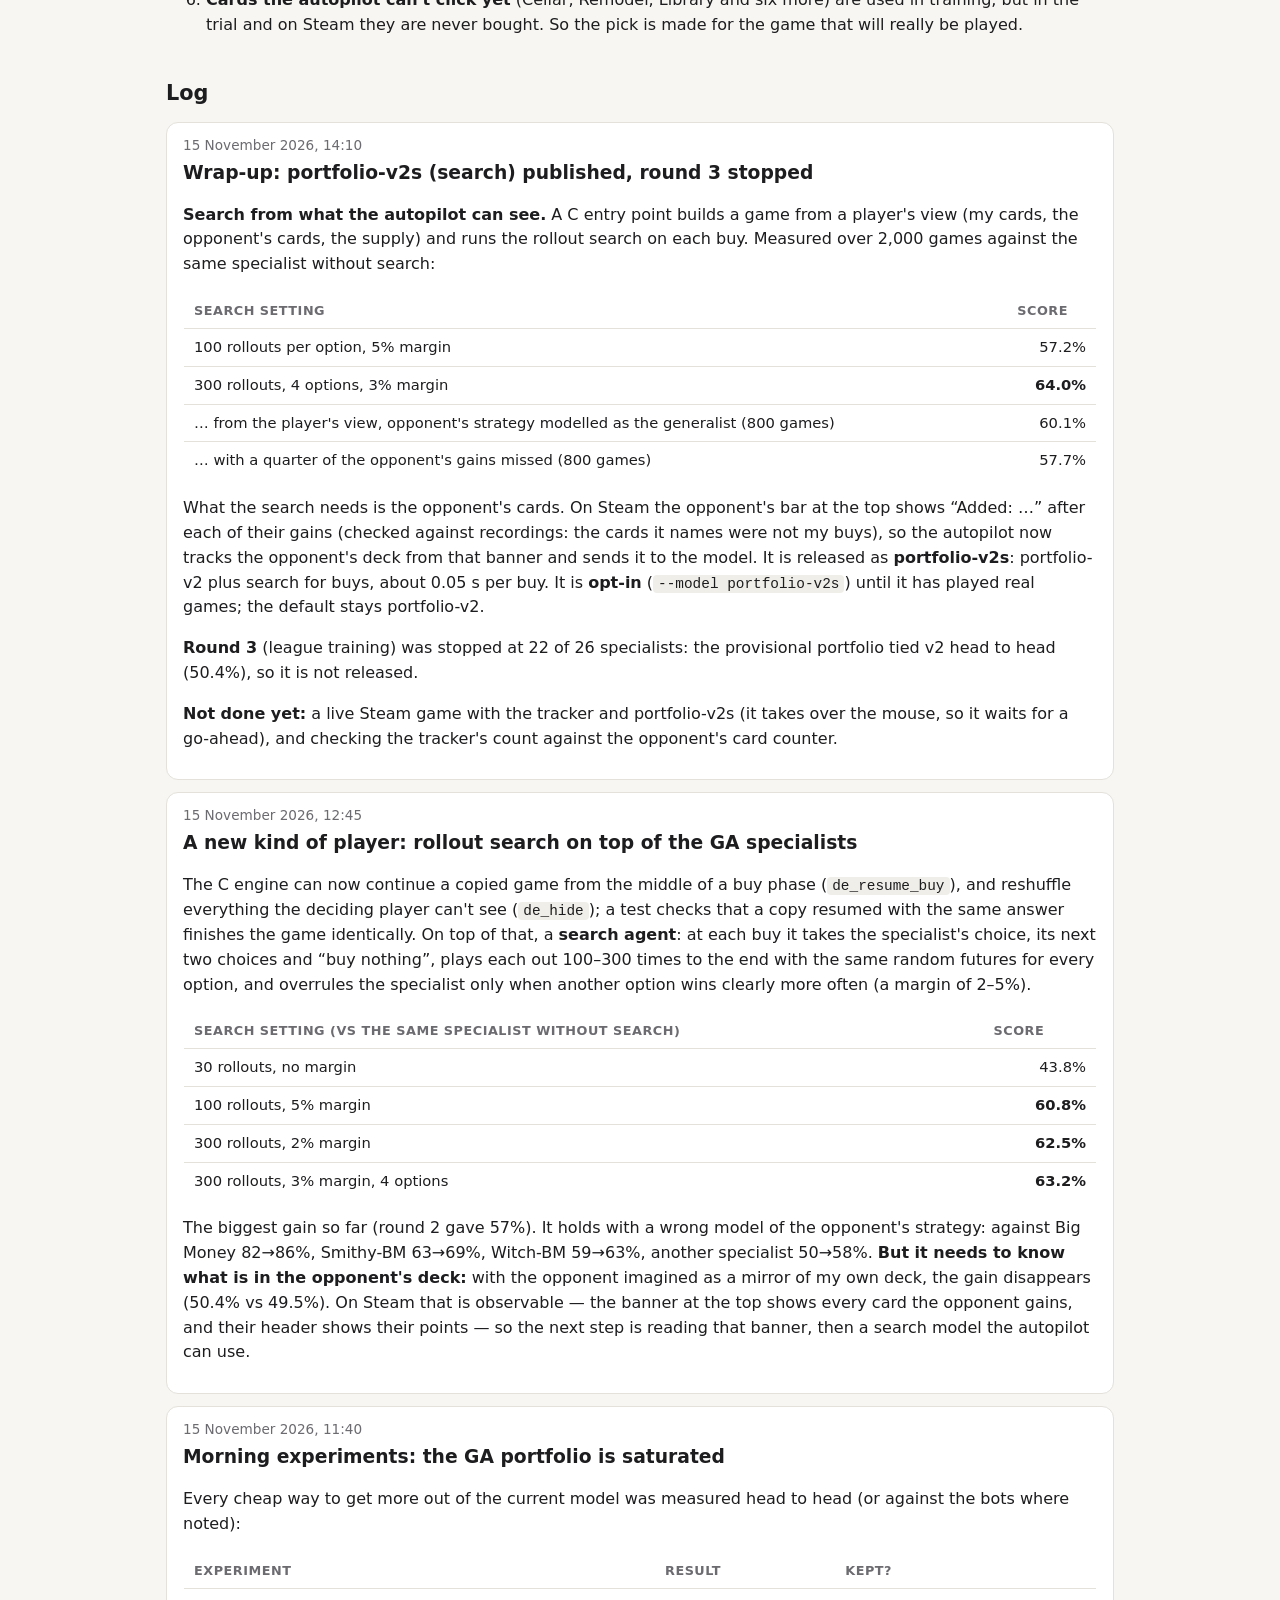
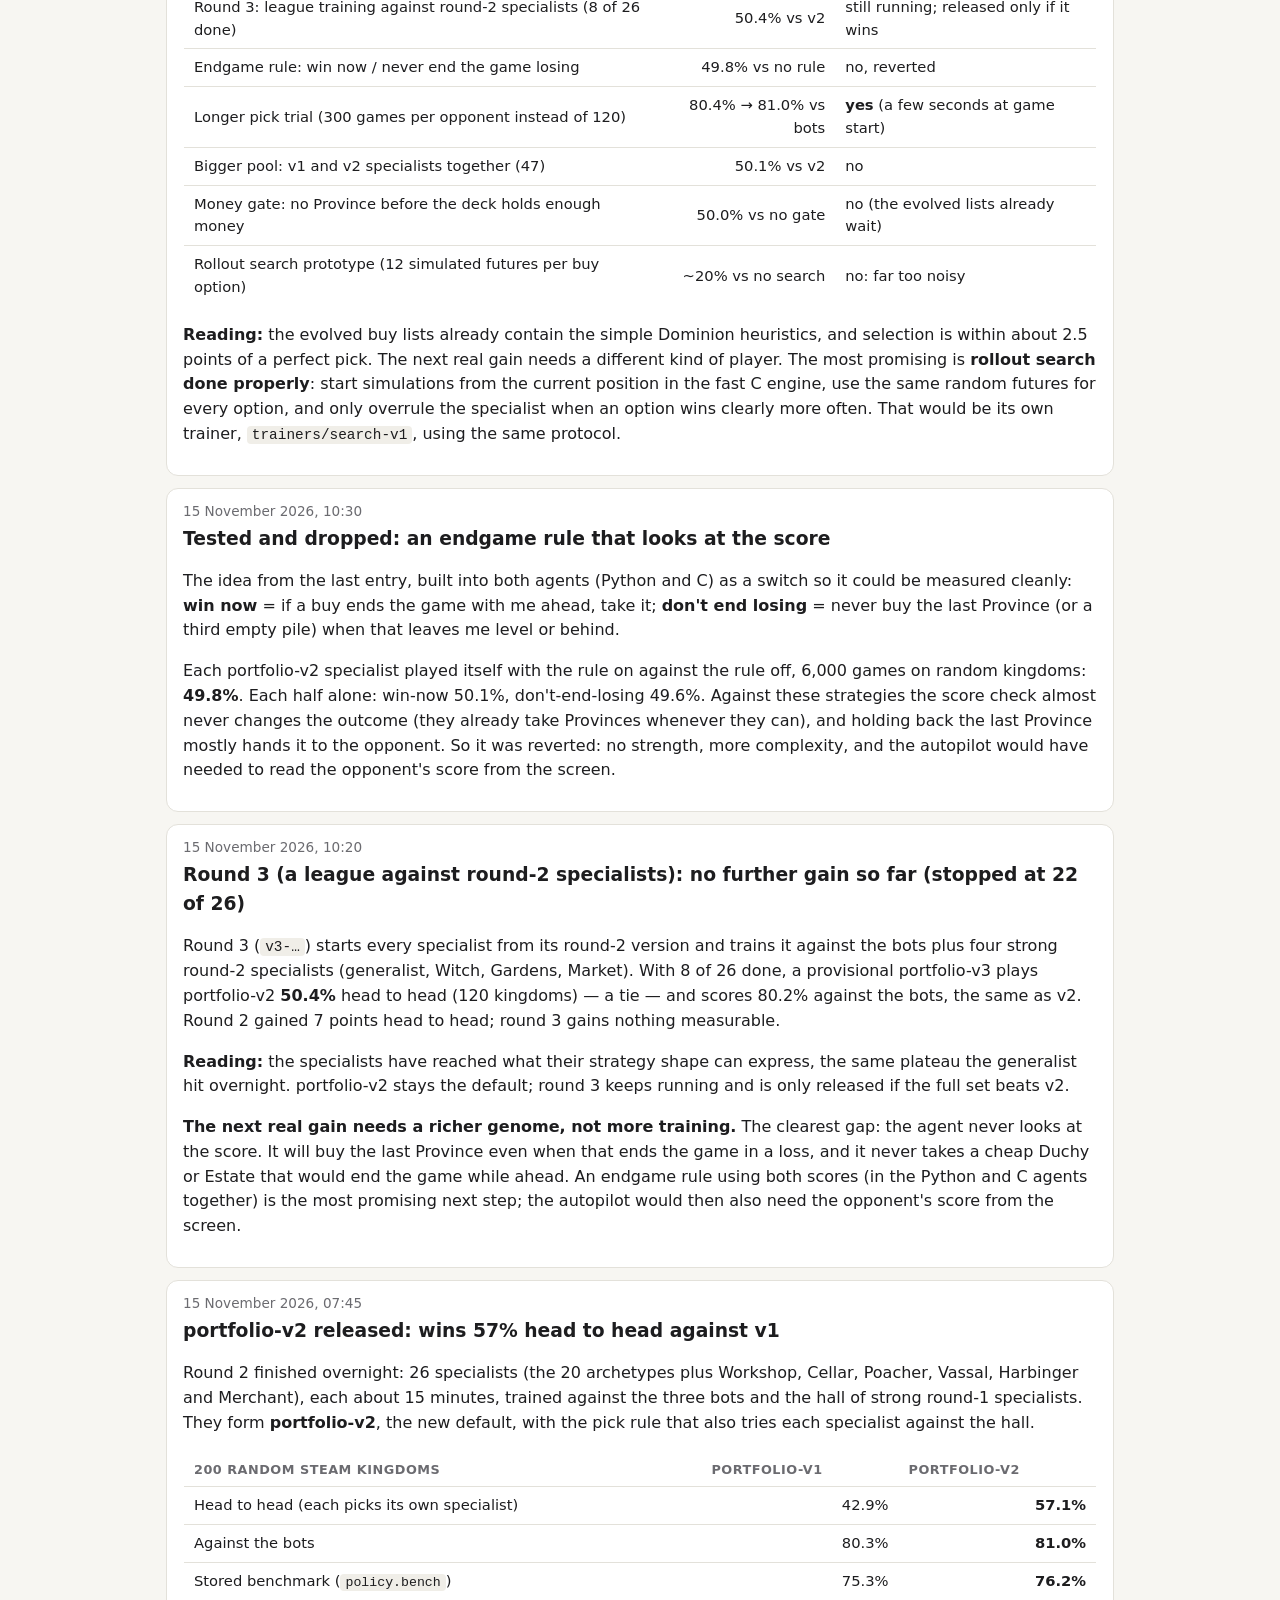
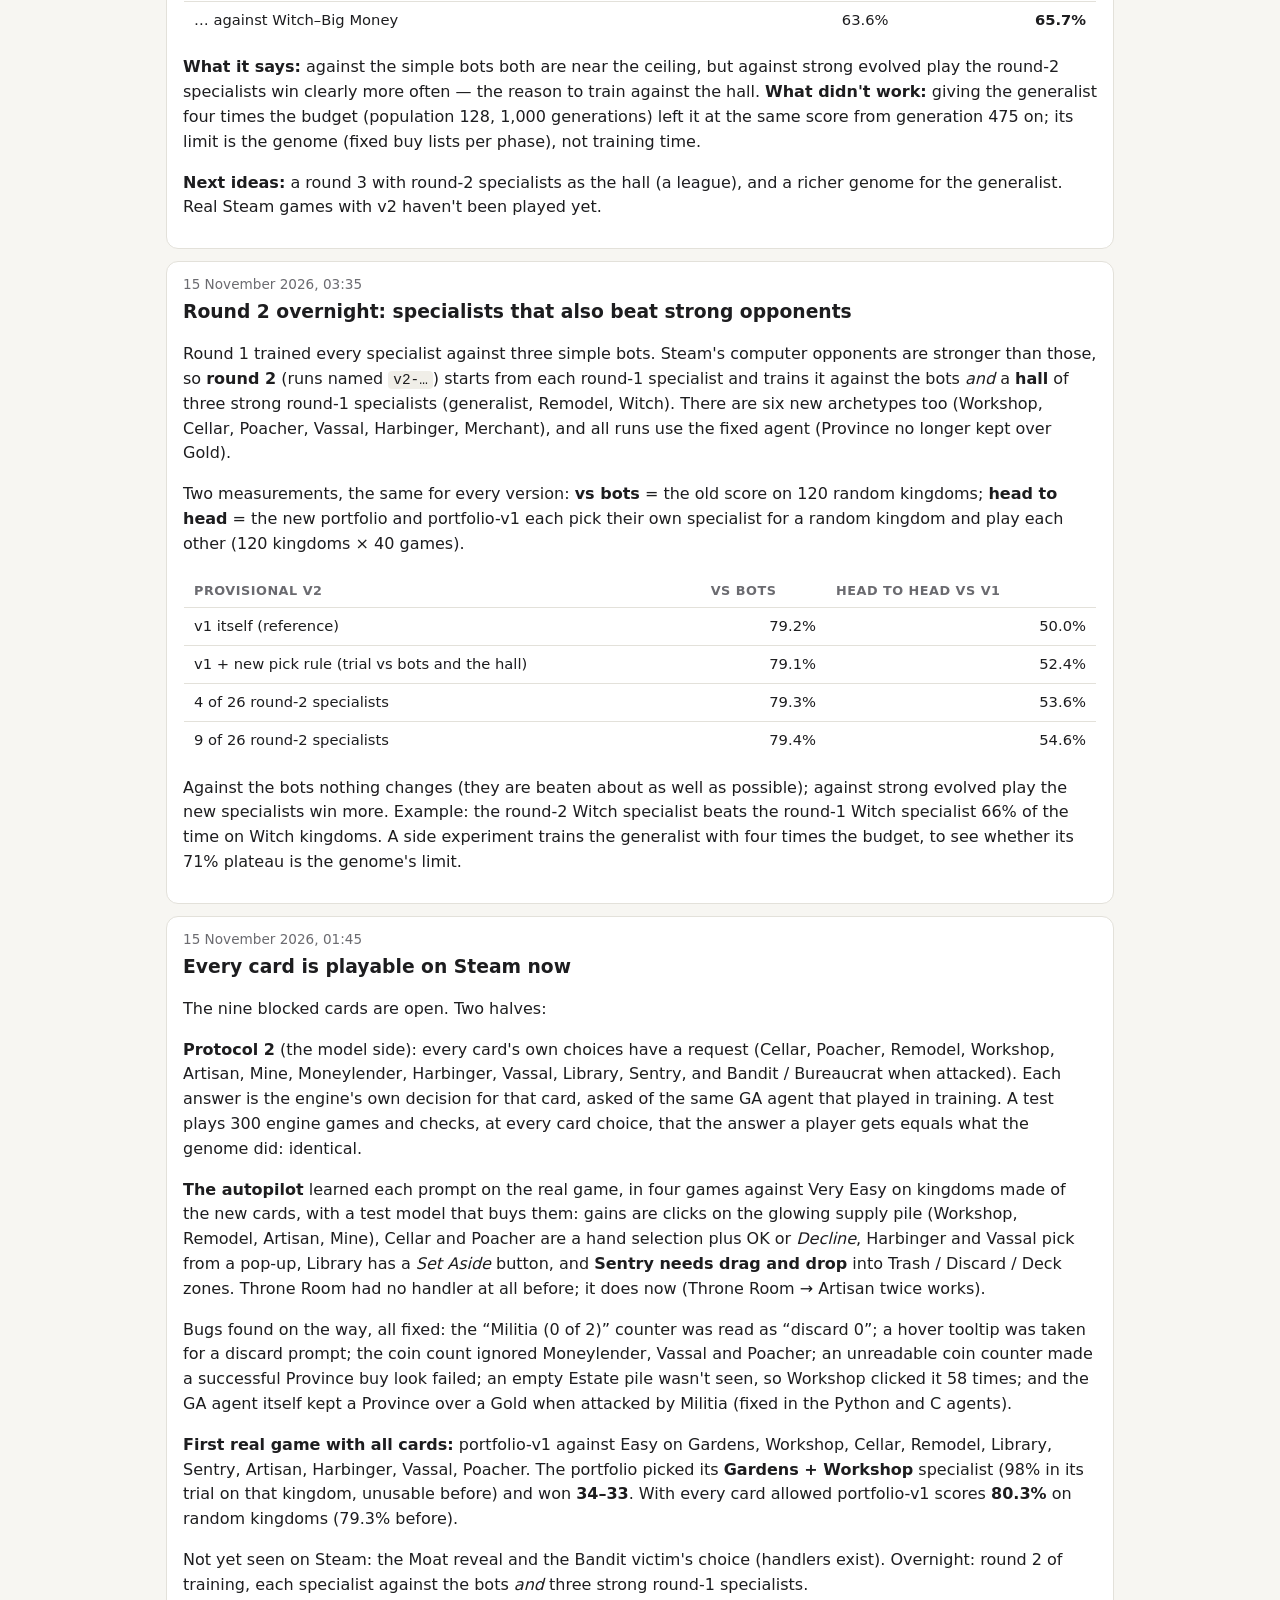
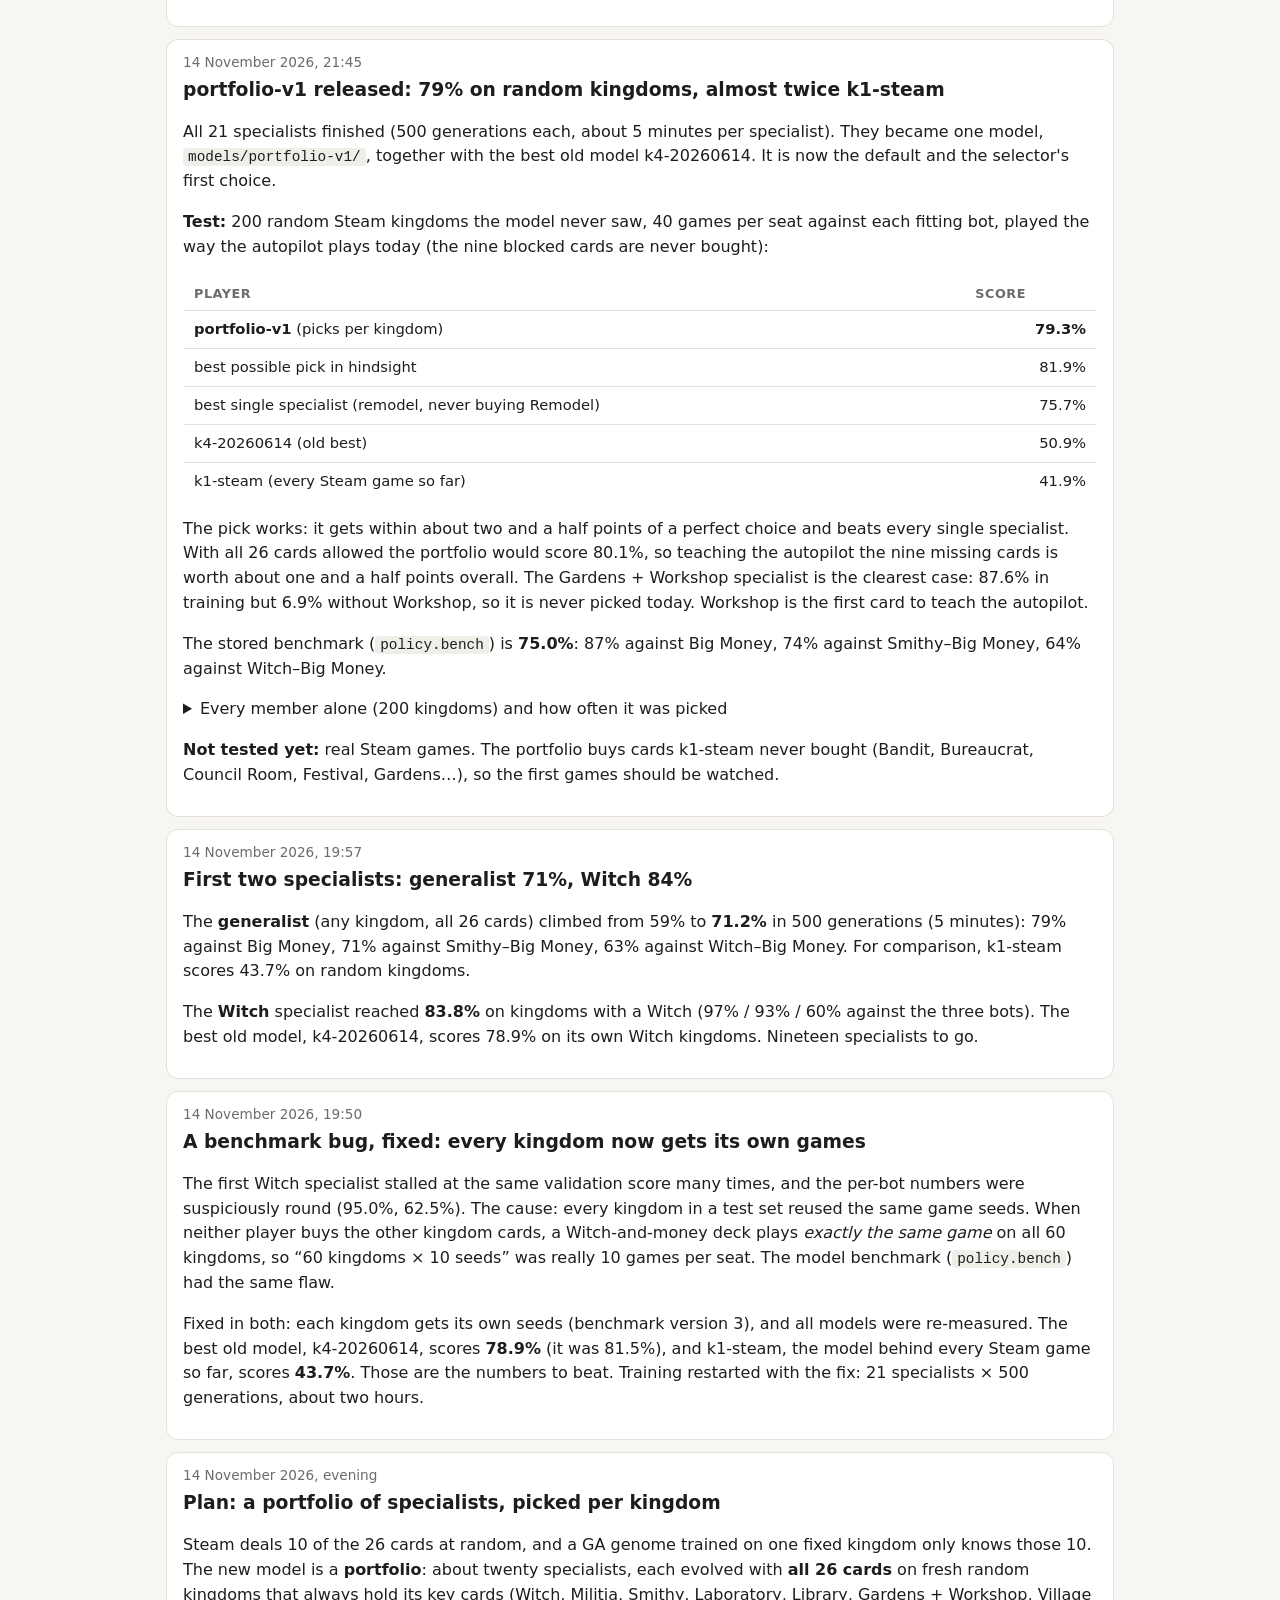
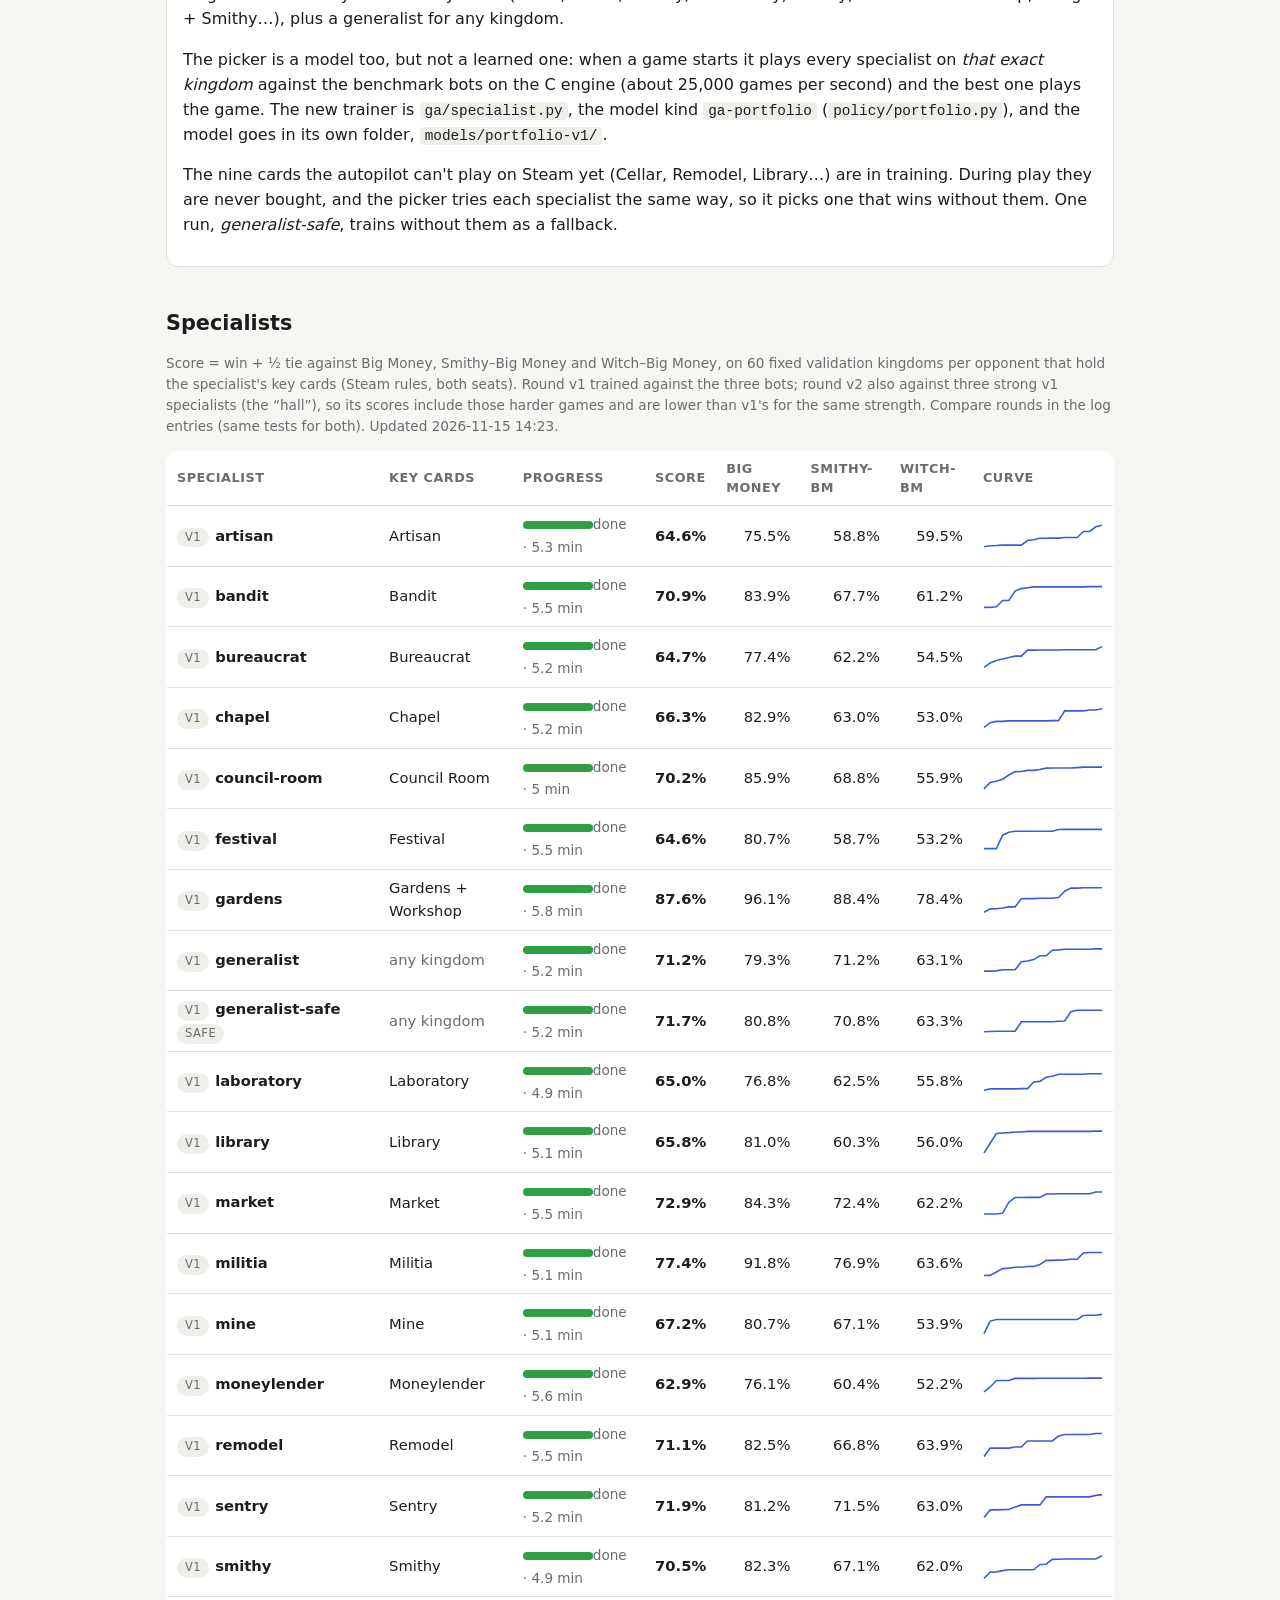
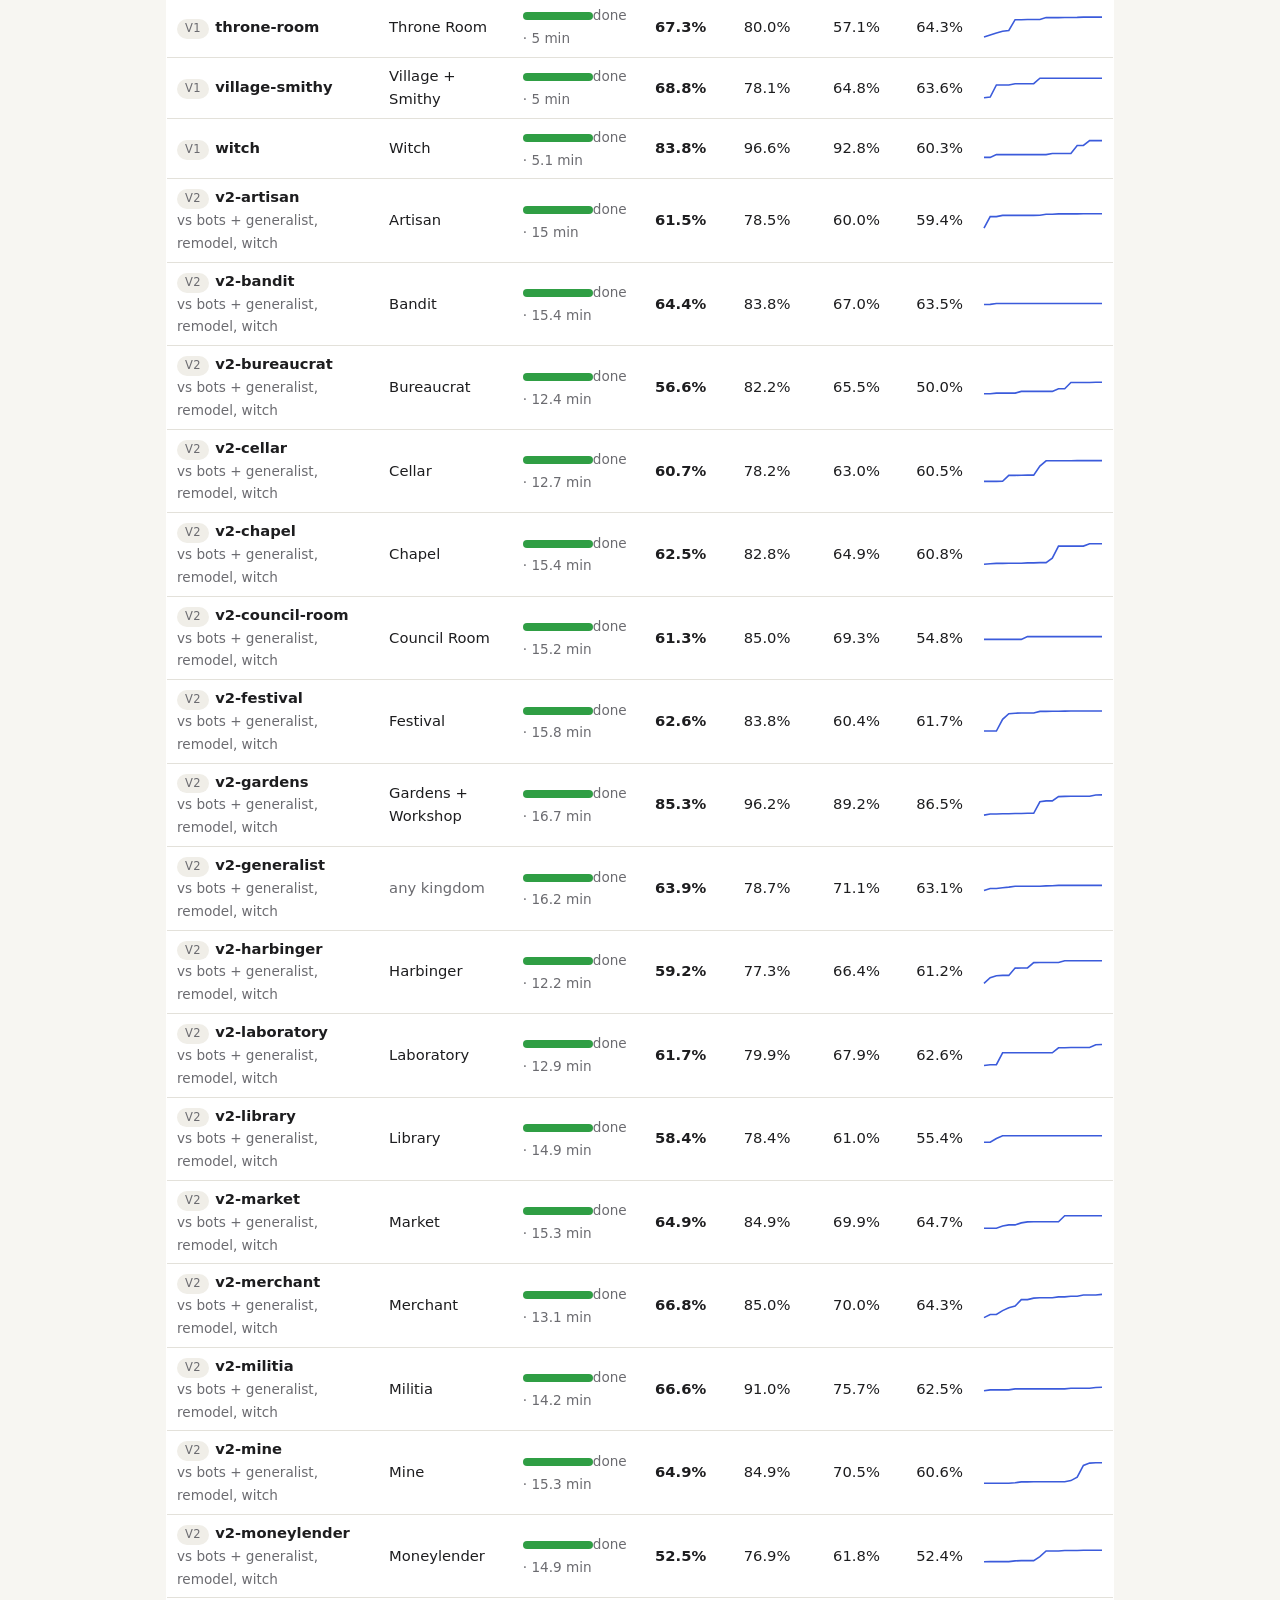
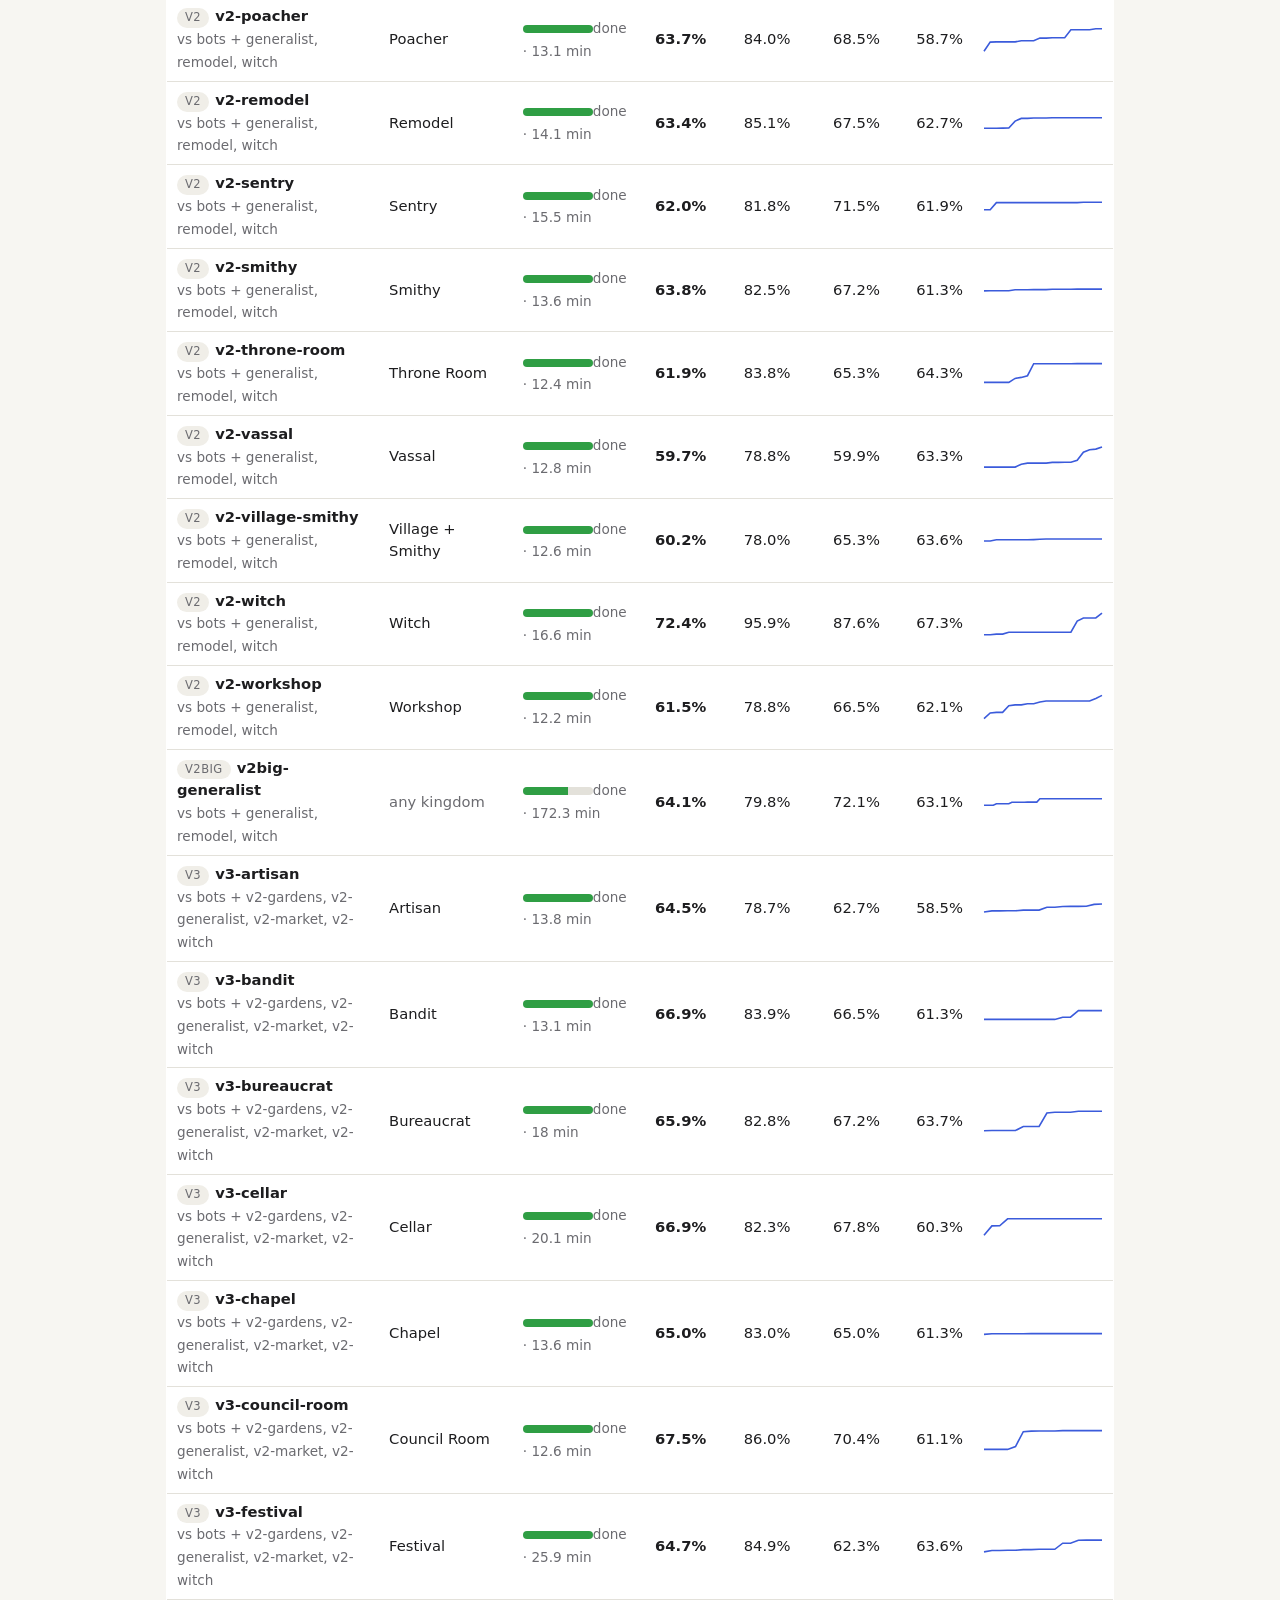
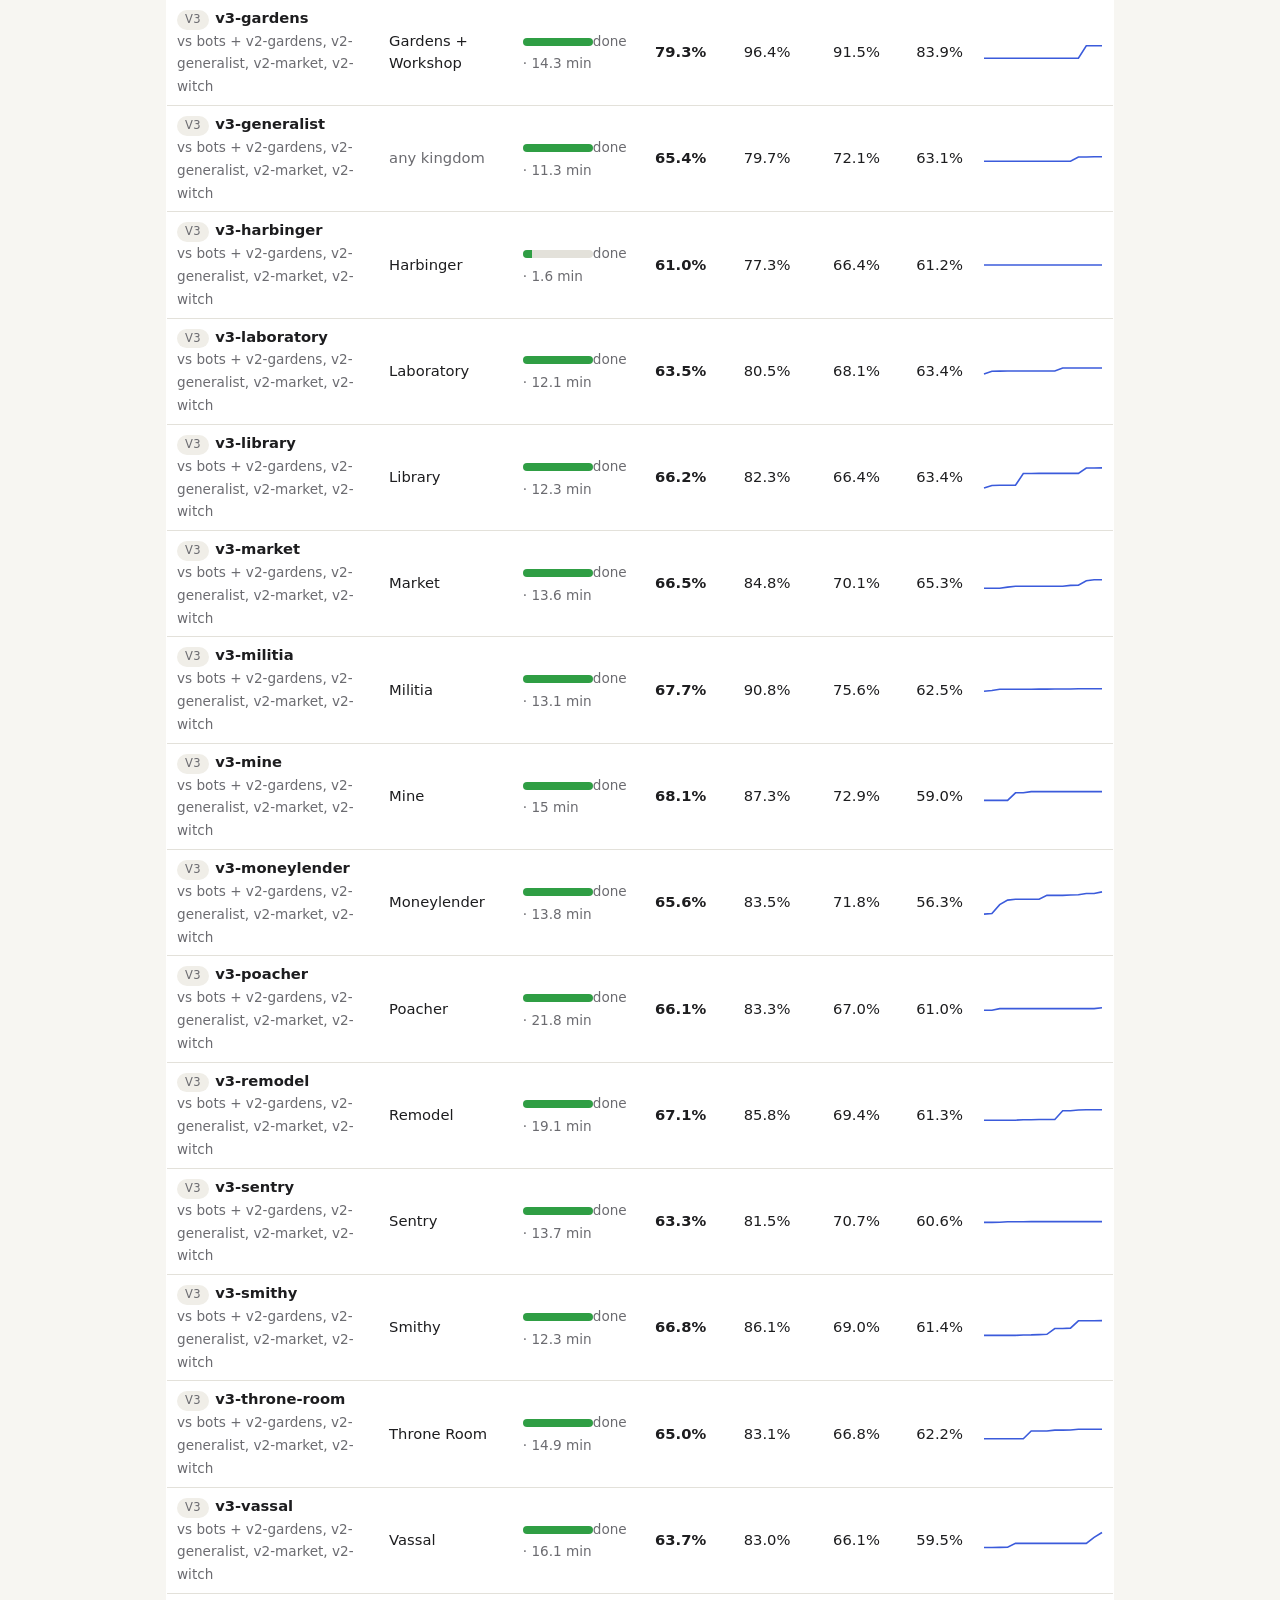
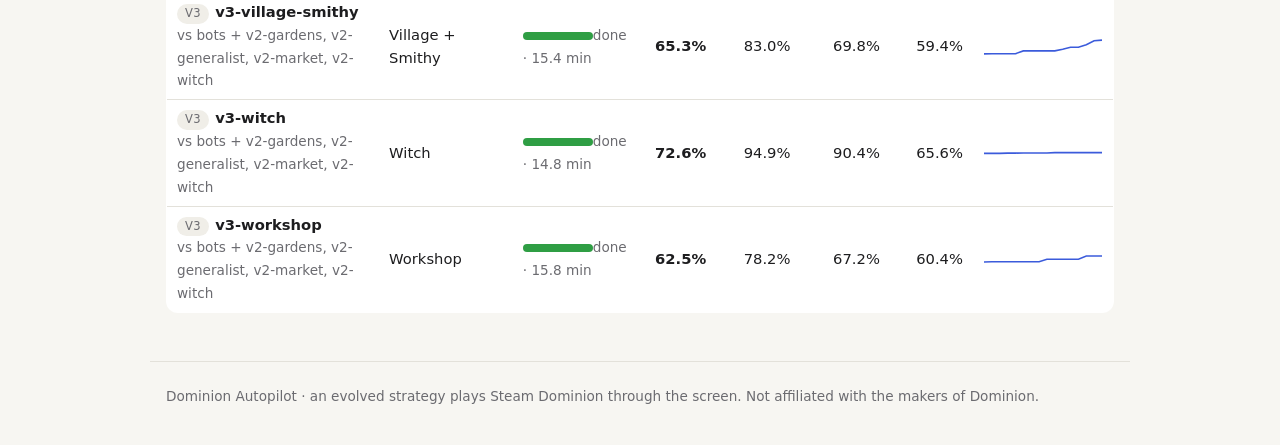
<file: docs/training.html>
<!doctype html>
<html lang="en">
<head>
<meta charset="utf-8">
<meta name="viewport" content="width=device-width, initial-scale=1">
<title>Dominion Autopilot: Training log</title>
<meta name="description" content="Live log of the portfolio model: specialists trained on all 26 cards, and a selector that picks one per kingdom.">
<link rel="stylesheet" href="style.css">
<link rel="stylesheet" href="site.css">
<style>
.entry { background: var(--panel); border: 1px solid var(--line); border-radius: 12px; padding: 12px 16px; margin: 12px 0; }
.entry .when { color: var(--muted); font-size: .85rem; }
.entry h3 { margin: 2px 0 6px; }
.bar { height: 8px; background: var(--line); border-radius: 99px; overflow: hidden; min-width: 70px; }
.bar i { display: block; height: 100%; background: var(--accent); }
.bar.done i { background: var(--good); }
svg.spark { width: 120px; height: 28px; display: block; }
svg.spark polyline { fill: none; stroke: var(--accent); stroke-width: 1.6; }
td.num, th.num { text-align: right; font-variant-numeric: tabular-nums; }
</style>
</head>
<body>
<nav class="top"><a class="brand" href="index.html">🃏 Dominion Autopilot</a><a href="index.html">Home</a><a href="setup.html">Setup</a><a class="on" href="training.html">Training</a><a href="how.html">How it works</a><a href="run.html">Run it</a><a href="videos.html">Videos</a><a href="stats.html">Stats</a><a href="podcast/index.html">Podcast</a><a href="lessons.html">Lessons</a></nav>
<main>
<h1>Training log: the portfolio model</h1>
<p class="lede">One model for any kingdom. A <b>portfolio</b> of specialists, each evolved on the Steam-rules engine with
all 26 cards, on fresh random kingdoms that always hold its key cards. When Steam deals, the portfolio plays every
specialist on that exact kingdom against the benchmark bots (about half a second) and lets the best one play the game.</p>

<div class="cards" id="cards"></div>

<h2>Against the new GA base <span class="small muted">2026-11-21</span></h2>
<p class="small muted">Round 3: every specialist got 1,000 more generations; the 17 that improved on games no run had seen
are in <code>models/portfolio-v3/</code>. The GA base that the network projects (az-v1, rl-v1, rl-v2, rl-v3) measure
against now uses them, and on each kingdom its eligible specialists play each other first and the best one plays.
Every model was measured again on the same fresh games against the old and the new base. Bold rows are the GA's own.</p>
<div id="rescore" data-mine="GA base,portfolio"></div>

<h2>How it works</h2>
<ol class="steps">
<li><b>A specialist is one evolved genome</b>: buy priority lists for the early, mid and late game, an order for
playing actions, how many copies of each card to own, and when to switch phase. Its lists hold all 26 cards.</li>
<li><b>Training (genetic algorithm).</b> 64 genomes per generation. Each generation draws <i>new</i> random kingdoms
that always contain the specialist's key card (e.g. Witch) plus 9 random others. Every genome plays 384 games against
three fixed bots: Big Money, Smithy–Big Money and Witch–Big Money. The best ones are copied, mixed (crossover) and
changed a little (mutation), and the next generation starts. 500 generations ≈ 5 minutes on the C engine.</li>
<li><b>Validation.</b> Every 25 generations the top 3 play a fixed set of 60 kingdoms per bot that they never trained
on. The best of those is kept. That number is the <b>Score</b> below and the curve.</li>
<li><b>The portfolio</b> is all specialists in one model folder (<code>models/portfolio-v1/</code>).</li>
<li><b>Picking per game.</b> When Steam deals the 10 cards, the portfolio plays <i>every</i> specialist on exactly that
kingdom against the bots (a few thousand games, under a second). The one that scores best plays the whole game. A
Witch kingdom gets the Witch specialist, a kingdom without strong cards gets the generalist.</li>
<li><b>Cards the autopilot can't click yet</b> (Cellar, Remodel, Library and six more) are used in training, but in
the trial and on Steam they are never bought. So the pick is made for the game that will really be played.</li>
</ol>

<h2>Log</h2>
<div id="log"><p class="muted">Loading…</p></div>

<h2>Specialists</h2>
<p class="small muted">Score = win + ½ tie against Big Money, Smithy–Big Money and Witch–Big Money, on 60 fixed validation
kingdoms per opponent that hold the specialist's key cards (Steam rules, both seats). Round v1 trained against the three
bots; round v2 also against three strong v1 specialists (the “hall”), so its scores include those harder games and are
lower than v1's for the same strength. Compare rounds in the log entries (same tests for both). <span id="gen"></span></p>
<div class="tablewrap"><table class="t" id="runs"></table></div>
</main>
<footer>Dominion Autopilot · an evolved strategy plays Steam Dominion through the screen. Not affiliated with the makers of Dominion.</footer>
<script>
const pct = x => x == null ? "–" : (100 * x).toFixed(1) + "%";
const esc = s => String(s).replace(/[&<>"]/g, c => ({"&": "&amp;", "<": "&lt;", ">": "&gt;", '"': "&quot;"}[c]));
function spark(curve) {
  if (curve.length < 2) return "";
  const xs = curve.map(p => p[0]), ys = curve.map(p => p[1]);
  const x0 = Math.min(...xs), x1 = Math.max(...xs), y0 = Math.min(...ys) - .01, y1 = Math.max(...ys) + .01;
  const pts = curve.map(([x, y]) => `${(118 * (x - x0) / (x1 - x0 || 1) + 1).toFixed(1)},${(27 - 26 * (y - y0) / (y1 - y0)).toFixed(1)}`).join(" ");
  return `<svg class="spark" viewBox="0 0 120 28"><polyline points="${pts}"/></svg>`;
}
fetch("data/training.json", {cache: "no-store"}).then(r => r.json()).then(d => {
  const runs = d.runs || [], done = runs.filter(r => r.done).length;
  const best = runs.filter(r => r.best != null).sort((a, b) => b.best - a.best)[0];
  const cards = [["Specialists", `${done} / ${runs.length}`, "trained / started"]];
  if (best) cards.push(["Best specialist", pct(best.best), esc(best.name)]);
  (d.headline || []).forEach(h => cards.push([h.k, h.v, h.s]));
  document.getElementById("cards").innerHTML = cards.map(([k, v, s]) =>
    `<div class="card"><div class="k">${esc(k)}</div><div class="v">${v}</div><div class="s">${s}</div></div>`).join("");
  document.getElementById("log").innerHTML = (d.entries || []).slice().reverse().map(e =>
    `<div class="entry"><div class="when">${esc(e.when)}</div><h3>${esc(e.title)}</h3>${e.html}</div>`).join("")
    || '<p class="muted">No entries yet.</p>';
  document.getElementById("gen").textContent = `Updated ${d.generated}.`;
  const bots = ["Big Money", "Smithy-BM", "Witch-BM"];
  document.getElementById("runs").innerHTML =
    `<tr><th>Specialist</th><th>Key cards</th><th>Progress</th><th class="num">Score</th>` +
    bots.map(b => `<th class="num">${b}</th>`).join("") + `<th>Curve</th></tr>` +
    runs.map(r => `<tr><td><span class="tag">${esc(r.round || "v1")}</span><b>${esc(r.name)}</b>${r.banned ? ' <span class="tag">safe</span>' : ""}${(r.hall || []).length ? '<br><span class="small muted">vs bots + ' + esc(r.hall.join(", ")) + "</span>" : ""}</td>` +
      `<td>${r.must.length ? esc(r.must.join(" + ")) : '<span class="muted">any kingdom</span>'}</td>` +
      `<td><div class="bar${r.done ? " done" : ""}"><i style="width:${Math.min(100, 100 * r.gen / (r.gens || 1))}%"></i></div>` +
      `<span class="small muted">${r.done ? "done" : `gen ${r.gen} / ${r.gens}`} · ${r.minutes} min</span></td>` +
      `<td class="num"><b>${pct(r.best)}</b></td>` + bots.map(b => `<td class="num">${pct(r.bots[b])}</td>`).join("") +
      `<td>${spark(r.curve)}</td></tr>`).join("");
}).catch(() => { document.getElementById("log").innerHTML = '<p class="muted">No training data yet.</p>'; });
</script>
<script src="rescore.js"></script>
</body></html>
</file>
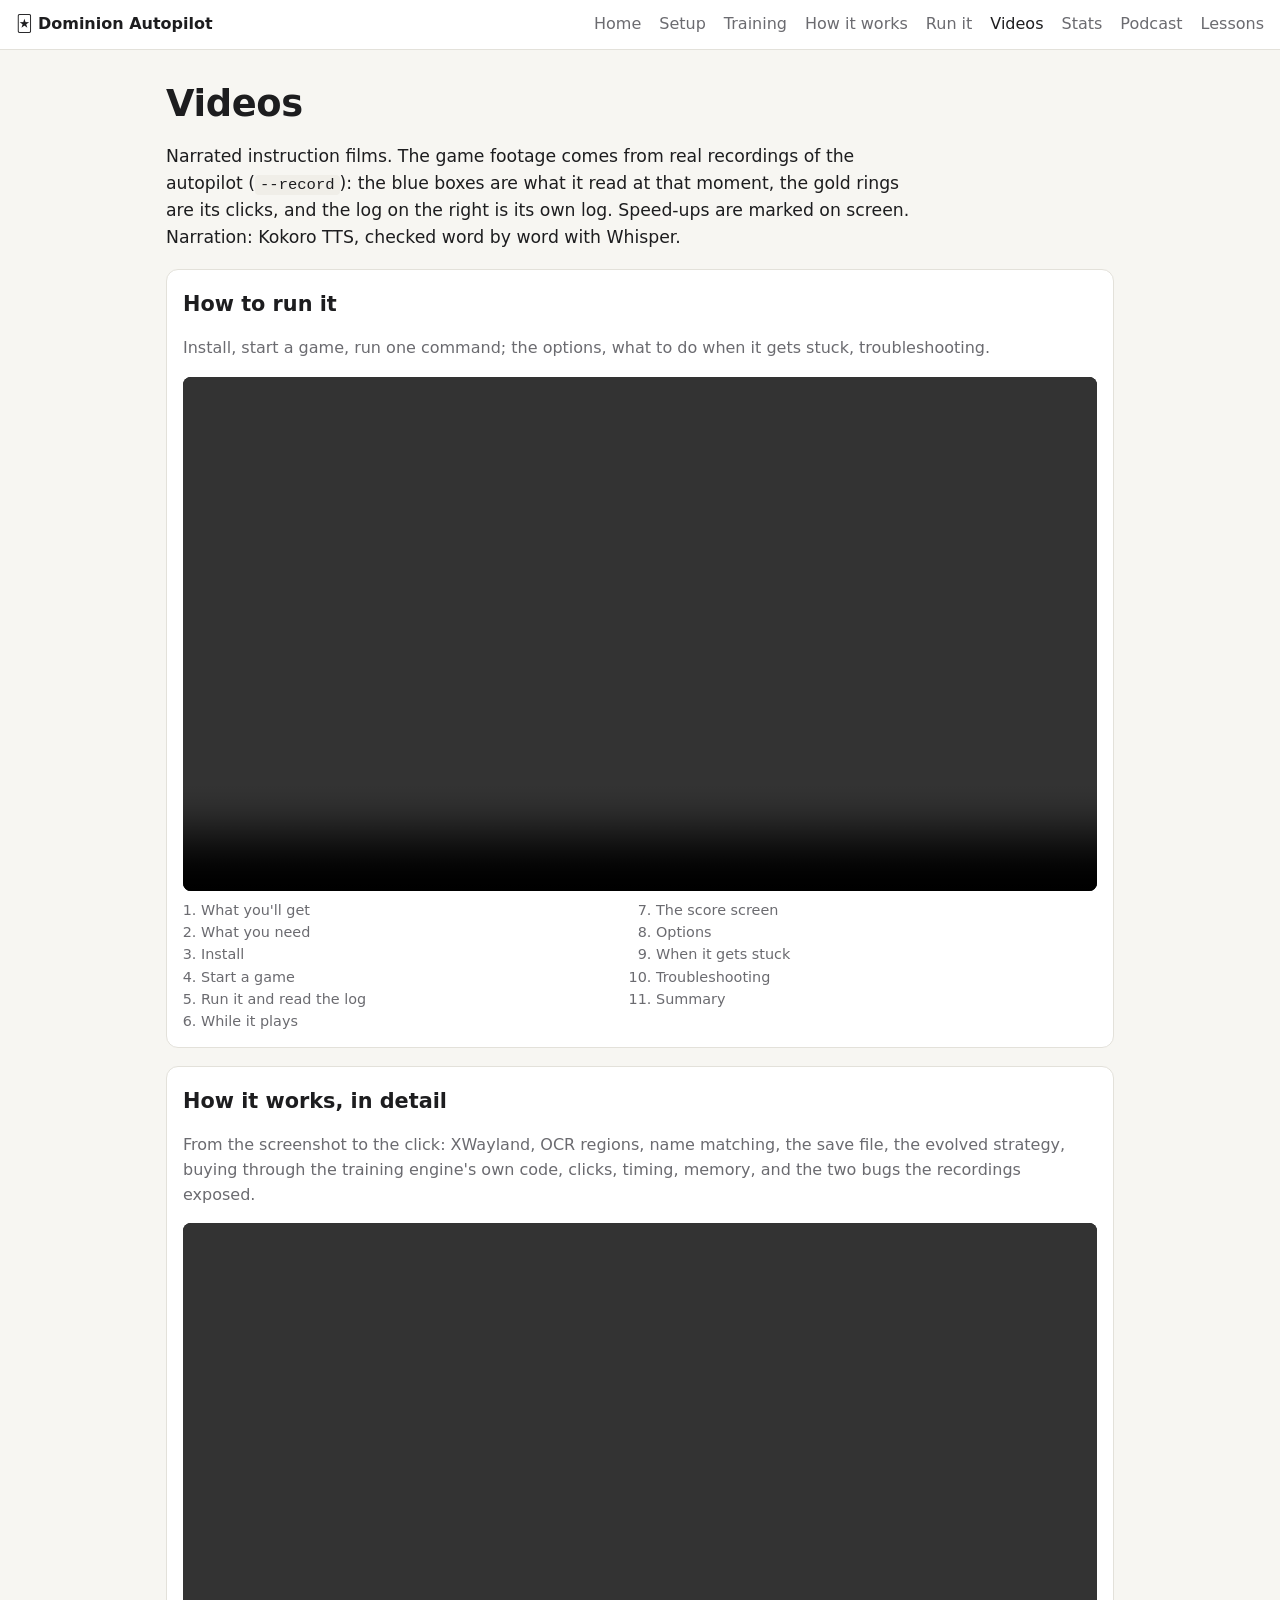
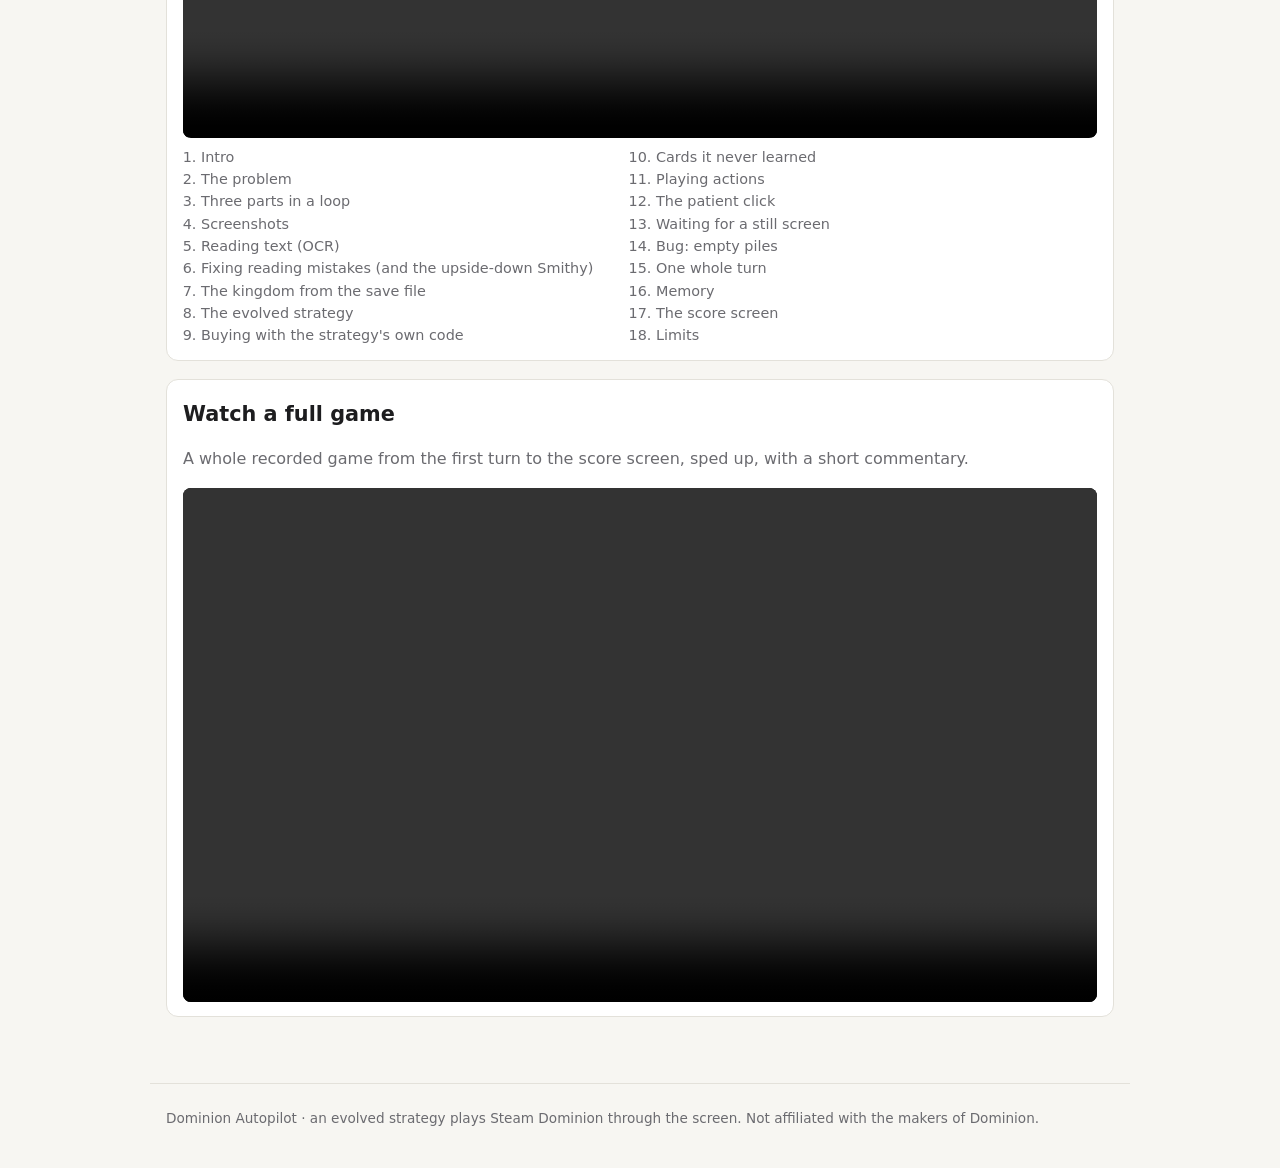
<file: docs/videos.html>
<!doctype html>
<html lang="en">
<head>
<meta charset="utf-8">
<meta name="viewport" content="width=device-width, initial-scale=1">
<title>Dominion Autopilot: Videos</title>
<link rel="stylesheet" href="style.css">
<link rel="stylesheet" href="site.css">
</head>
<body>
<nav class="top"><a class="brand" href="index.html">🃏 Dominion Autopilot</a><a href="index.html">Home</a><a href="setup.html">Setup</a><a href="training.html">Training</a><a href="how.html">How it works</a><a href="run.html">Run it</a><a class="on" href="videos.html">Videos</a><a href="stats.html">Stats</a><a href="podcast/index.html">Podcast</a><a href="lessons.html">Lessons</a></nav>
<main>
<h1>Videos</h1>
<p class="lede">Narrated instruction films. The game footage comes from real recordings of the autopilot
(<code>--record</code>): the blue boxes are what it read at that moment, the gold rings are its clicks, and the log on
the right is its own log. Speed-ups are marked on screen. Narration: Kokoro TTS, checked word by word with Whisper.</p>

<div class="film" id="run">
<h2>How to run it</h2>
<p class="muted">Install, start a game, run one command; the options, what to do when it gets stuck, troubleshooting.</p>
<video controls preload="metadata" src="video/how-to-run.mp4"></video>
<ol class="chapters"><li>What you'll get</li><li>What you need</li><li>Install</li><li>Start a game</li><li>Run it and read the log</li>
<li>While it plays</li><li>The score screen</li><li>Options</li><li>When it gets stuck</li><li>Troubleshooting</li><li>Summary</li></ol>
</div>

<div class="film" id="works">
<h2>How it works, in detail</h2>
<p class="muted">From the screenshot to the click: XWayland, OCR regions, name matching, the save file, the evolved
strategy, buying through the training engine's own code, clicks, timing, memory, and the two bugs the recordings exposed.</p>
<video controls preload="metadata" src="video/how-it-works.mp4"></video>
<ol class="chapters"><li>Intro</li><li>The problem</li><li>Three parts in a loop</li><li>Screenshots</li><li>Reading text (OCR)</li>
<li>Fixing reading mistakes (and the upside-down Smithy)</li><li>The kingdom from the save file</li><li>The evolved strategy</li>
<li>Buying with the strategy's own code</li><li>Cards it never learned</li><li>Playing actions</li><li>The patient click</li>
<li>Waiting for a still screen</li><li>Bug: empty piles</li><li>One whole turn</li><li>Memory</li><li>The score screen</li><li>Limits</li></ol>
</div>

<div class="film" id="game">
<h2>Watch a full game</h2>
<p class="muted">A whole recorded game from the first turn to the score screen, sped up, with a short commentary.</p>
<video controls preload="metadata" src="video/full-game.mp4"></video>
</div>
</main>
<footer>Dominion Autopilot · an evolved strategy plays Steam Dominion through the screen. Not affiliated with the makers of Dominion.</footer>
</body></html>
</file>
<file: docs/style.css>
:root {
  --bg: #f7f6f2; --panel: #ffffff; --ink: #1d1d1f; --muted: #6b6b70; --line: #e3e1da;
  --accent: #3b5bdb; --good: #2f9e44; --warn: #e8590c; --bad: #c92a2a; --band: rgba(59, 91, 219, .06);
  --code: #f0eee8;
}
@media (prefers-color-scheme: dark) {
  :root:not([data-theme="light"]) {
    --bg: #111215; --panel: #1a1b20; --ink: #ececf1; --muted: #9a9aa3; --line: #2c2d34;
    --accent: #8ea6ff; --good: #69db7c; --warn: #ffa94d; --bad: #ff8787; --band: rgba(142, 166, 255, .08);
    --code: #23242b;
  }
}
:root[data-theme="dark"] {
  --bg: #111215; --panel: #1a1b20; --ink: #ececf1; --muted: #9a9aa3; --line: #2c2d34;
  --accent: #8ea6ff; --good: #69db7c; --warn: #ffa94d; --bad: #ff8787; --band: rgba(142, 166, 255, .08);
  --code: #23242b;
}
* { box-sizing: border-box; }
body { margin: 0; background: var(--bg); color: var(--ink); font: 16px/1.55 system-ui, -apple-system, "Segoe UI", sans-serif; }
main { max-width: 980px; margin: 0 auto; padding: 0 16px 48px; }
nav.top { display: flex; gap: 18px; align-items: center; padding: 12px 16px; border-bottom: 1px solid var(--line);
  background: var(--panel); position: sticky; top: 0; z-index: 5; flex-wrap: wrap; }
nav.top a { color: var(--muted); text-decoration: none; }
nav.top a.on, nav.top a:hover { color: var(--ink); }
nav.top .brand { color: var(--ink); font-weight: 650; margin-right: auto; }
h1 { font-size: clamp(1.6rem, 4vw, 2.3rem); line-height: 1.2; margin: 32px 0 12px; letter-spacing: -.01em; }
h2 { margin: 40px 0 8px; font-size: 1.3rem; }
.lede { font-size: 1.08rem; max-width: 760px; }
.muted { color: var(--muted); } .small { font-size: .85rem; font-weight: 400; }
a { color: var(--accent); }
.cards { display: grid; grid-template-columns: repeat(auto-fit, minmax(170px, 1fr)); gap: 12px; margin-top: 20px; }
.card { background: var(--panel); border: 1px solid var(--line); border-radius: 12px; padding: 14px 16px; }
.card .k { color: var(--muted); font-size: .8rem; text-transform: uppercase; letter-spacing: .05em; }
.card .v { font-size: 1.6rem; font-weight: 650; font-variant-numeric: tabular-nums; }
.card .s { color: var(--muted); font-size: .85rem; }
.stage { background: var(--panel); border: 1px solid var(--line); border-radius: 12px; padding: 12px 16px; margin: 8px 0;
  display: grid; grid-template-columns: 34px 1fr; gap: 4px 12px; }
.stage .n { width: 30px; height: 30px; border-radius: 50%; display: grid; place-items: center; font-weight: 650;
  background: var(--code); color: var(--muted); }
.stage.passed .n { background: var(--good); color: var(--panel); }
.stage.current { border-color: var(--accent); }
.stage.current .n { background: var(--accent); color: var(--panel); }
.stage.capped .n { background: var(--warn); color: var(--panel); }
.stage h3 { margin: 2px 0; font-size: 1.02rem; }
.stage dl { margin: 0; display: grid; grid-template-columns: max-content 1fr; gap: 2px 10px; font-size: .9rem; }
.stage dt { color: var(--muted); }
.stage dd { margin: 0; }
.chartbox { background: var(--panel); border: 1px solid var(--line); border-radius: 12px; padding: 10px; }
.ev { background: var(--panel); border: 1px solid var(--line); border-radius: 12px; padding: 12px 16px; margin: 10px 0;
  display: flex; gap: 16px; flex-wrap: wrap; }
.ev .body { flex: 1 1 320px; min-width: 0; }
.ev .t { color: var(--muted); font-size: .8rem; font-variant-numeric: tabular-nums; }
.ev h4 { margin: 2px 0 4px; font-size: 1rem; }
.ev p { margin: 4px 0; white-space: pre-wrap; }
.ev img { width: 420px; max-width: 100%; border-radius: 8px; border: 1px solid var(--line); background: #000; }
.tag { display: inline-block; font-size: .72rem; padding: 1px 8px; border-radius: 99px; margin-right: 6px;
  background: var(--code); color: var(--muted); text-transform: uppercase; letter-spacing: .04em; }
.tag.stage_pass, .tag.goal_check { background: var(--good); color: var(--panel); }
.tag.new_best { background: var(--accent); color: var(--panel); }
.tag.journal { background: var(--ink); color: var(--panel); }
.tag.stage_cap { background: var(--warn); color: var(--panel); }
.lesson { background: var(--panel); border: 1px solid var(--line); border-radius: 12px; padding: 4px 20px 16px; margin: 16px 0; }
code { background: var(--code); padding: 1px 5px; border-radius: 4px; font-size: .9em; }
footer { max-width: 980px; margin: 0 auto; padding: 24px 16px 40px; color: var(--muted); font-size: .85rem; border-top: 1px solid var(--line); }
table.t { border-collapse: collapse; width: 100%; background: var(--panel); border: 1px solid var(--line); border-radius: 12px;
  overflow: hidden; font-size: .92rem; font-variant-numeric: tabular-nums; }
table.t th, table.t td { padding: 7px 10px; border-bottom: 1px solid var(--line); text-align: left; }
table.t th { color: var(--muted); font-weight: 600; font-size: .8rem; text-transform: uppercase; letter-spacing: .04em; }
table.t tr:last-child td { border-bottom: 0; }
table.t td.num { text-align: right; }
.tablewrap { overflow-x: auto; }
.countdown { font-size: 1.05rem; font-weight: 600; }
.box { background: var(--panel); border: 1px solid var(--line); border-radius: 12px; padding: 4px 20px 14px; margin: 14px 0; }
.box h3 { margin: 14px 0 6px; }
.chartbox .h { position: relative; height: 300px; }
pre { background: var(--code); padding: 10px 12px; border-radius: 8px; overflow-x: auto; font-size: .85rem; }
.tag.goal_best { background: var(--accent); color: var(--panel); }
.tag.crash { background: var(--bad); color: var(--panel); }
.bar { height: 10px; border-radius: 5px; background: var(--accent); display: inline-block; vertical-align: middle; }
/* Play tab */
.picker { display: flex; gap: 8px; flex-wrap: wrap; margin: 10px 0; }
.picker button { border: 1px solid var(--line); background: var(--panel); color: var(--ink); border-radius: 99px; padding: 6px 14px;
  cursor: pointer; font: inherit; font-size: .92rem; }
.picker button.on { background: var(--accent); color: var(--panel); border-color: var(--accent); }
.player { background: #000; border-radius: 12px; overflow: hidden; border: 1px solid var(--line); }
.player video { width: 100%; display: block; aspect-ratio: 3 / 2; background: #000; }
.games { display: grid; grid-template-columns: repeat(auto-fill, minmax(210px, 1fr)); gap: 10px; margin-top: 14px; }
.game { background: var(--panel); border: 1px solid var(--line); border-radius: 12px; padding: 10px 12px; cursor: pointer; text-align: left;
  color: var(--ink); font: inherit; }
.game.on { border-color: var(--accent); box-shadow: 0 0 0 2px var(--accent) inset; }
.game .ttl { font-weight: 650; } .game .d { color: var(--muted); font-size: .82rem; }
.badge { display: inline-block; font-size: .72rem; padding: 1px 8px; border-radius: 99px; margin-top: 6px; }
.badge.ok { background: var(--good); color: var(--panel); } .badge.bad { background: var(--bad); color: var(--panel); }
.cmp { display: grid; grid-template-columns: repeat(auto-fill, minmax(230px, 1fr)); gap: 10px; }
.cmp figure { margin: 0; } .cmp video { width: 100%; border-radius: 8px; background: #000; } .cmp figcaption { font-size: .82rem; color: var(--muted); }
.ev img { cursor: pointer; }
</file>
<file: docs/site.css>
/* Additions for the Dominion Autopilot pages (on top of style.css). */
figure.shot { margin: 16px 0; background: var(--panel); border: 1px solid var(--line); border-radius: 12px; padding: 10px; }
figure.shot img, figure.shot video { width: 100%; display: block; border-radius: 8px; background: #000; }
figure.shot figcaption { color: var(--muted); font-size: .88rem; margin-top: 8px; }
.film { background: var(--panel); border: 1px solid var(--line); border-radius: 12px; padding: 14px 16px; margin: 18px 0; }
.film video { width: 100%; aspect-ratio: 16 / 9; display: block; border-radius: 8px; background: #000; }
.film h2 { margin: 4px 0 6px; }
.film .chapters { columns: 2; font-size: .9rem; color: var(--muted); margin: 8px 0 0; padding-left: 18px; }
@media (max-width: 640px) { .film .chapters { columns: 1; } }
.flow { display: grid; grid-template-columns: repeat(auto-fit, minmax(200px, 1fr)); gap: 12px; margin: 16px 0; }
.flow .step { background: var(--panel); border: 1px solid var(--line); border-radius: 12px; padding: 12px 14px; }
.flow .step b { display: block; font-size: 1.05rem; margin-bottom: 4px; }
.flow .step.eyes { border-top: 4px solid var(--accent); }
.flow .step.brain { border-top: 4px solid var(--good); }
.flow .step.hands { border-top: 4px solid var(--warn); }
.two { display: grid; grid-template-columns: 1fr 1fr; gap: 16px; align-items: start; }
@media (max-width: 760px) { .two { grid-template-columns: 1fr; } }
ol.steps li, ul li { margin: 4px 0; }
.result.win { color: var(--good); font-weight: 650; }
.toc { columns: 2; font-size: .95rem; }
@media (max-width: 640px) { .toc { columns: 1; } }
</file>
